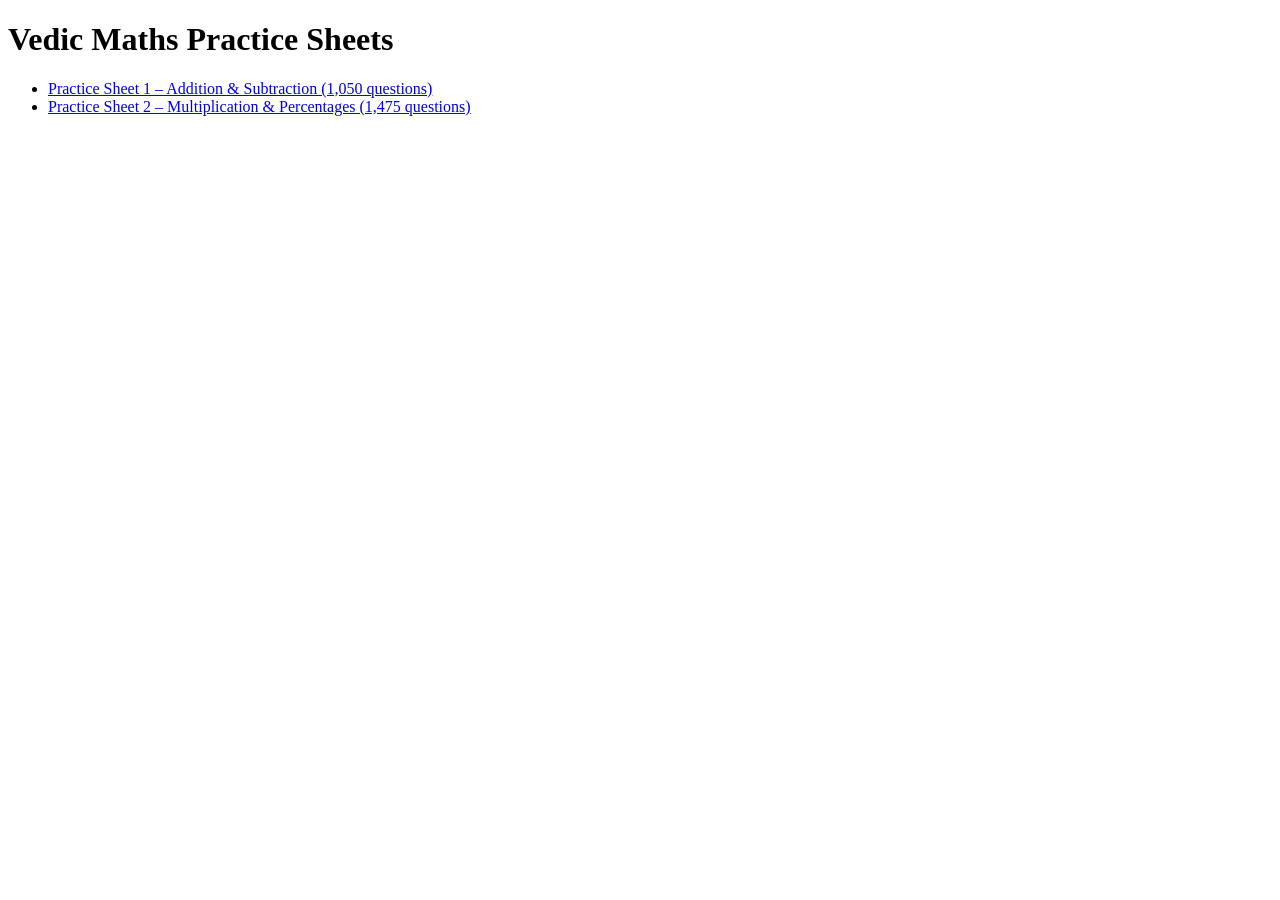
<file: index.html>
<!DOCTYPE html>
<html lang="en">
<head>
<meta charset="UTF-8">
<meta name="viewport" content="width=device-width, initial-scale=1.0">
<title>Vedic Maths Practice Sheets</title>
</head>
<body>
<h1>Vedic Maths Practice Sheets</h1>
<ul>
  <li><a href="vedic-maths-practice-sheet-1/index.html">Practice Sheet 1 – Addition &amp; Subtraction (1,050 questions)</a></li>
  <li><a href="vedic-maths-practice-sheet-2/index.html">Practice Sheet 2 – Multiplication &amp; Percentages (1,475 questions)</a></li>
</ul>
</body>
</html>
</file>
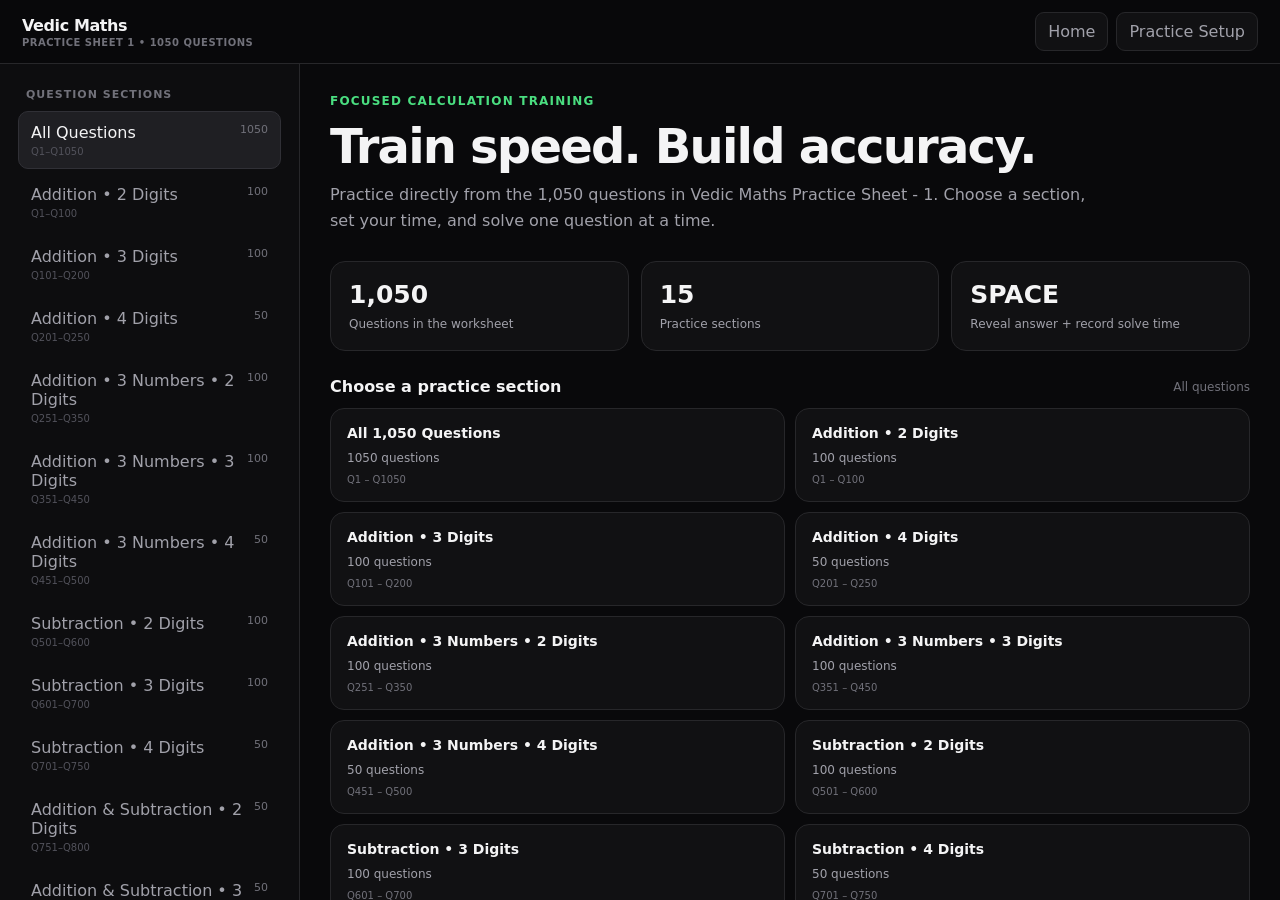
<file: vedic-maths-practice-sheet-1/index.html>
<!DOCTYPE html>
<html lang="en">
<head>
<meta charset="UTF-8">
<meta name="viewport" content="width=device-width, initial-scale=1.0">
<title>Vedic Maths • Practice Sheet 1</title>
<style>
:root{
  --bg:#09090b;--panel:#111113;--panel2:#18181b;--border:#27272a;
  --text:#f4f4f5;--muted:#a1a1aa;--dim:#71717a;--white:#fff;
  --green:#4ade80;--yellow:#facc15;--red:#f87171;
}
*{box-sizing:border-box}html,body{margin:0;width:100%;height:100%;font-family:Inter,system-ui,-apple-system,"Segoe UI",sans-serif;background:var(--bg);color:var(--text)}
body{overflow:hidden}button{font:inherit}.app{height:100vh;height:100dvh;display:flex;flex-direction:column}
.topbar{height:64px;display:flex;align-items:center;gap:18px;padding:0 22px;border-bottom:1px solid var(--border);background:rgba(9,9,11,.96);flex-shrink:0}
.brand{font-weight:800;letter-spacing:-.4px;white-space:nowrap}.brand small{display:block;font-size:10px;color:var(--dim);font-weight:600;letter-spacing:.5px;margin-top:2px}
.top-actions{margin-left:auto;display:flex;gap:8px}.icon-btn,.ghost-btn{border:1px solid var(--border);background:var(--panel);color:var(--muted);border-radius:9px;padding:9px 12px;cursor:pointer}
.icon-btn:hover,.ghost-btn:hover{color:var(--text);border-color:#3f3f46}.layout{flex:1;display:flex;min-height:0}
.sidebar{width:300px;border-right:1px solid var(--border);background:#0d0d0f;padding:18px;overflow:auto;flex-shrink:0}
.side-title{font-size:11px;text-transform:uppercase;letter-spacing:1px;color:var(--dim);font-weight:750;margin:6px 8px 10px}
.category{width:100%;text-align:left;border:1px solid transparent;background:transparent;color:var(--muted);padding:11px 12px;border-radius:10px;cursor:pointer;margin-bottom:4px}
.category:hover{background:var(--panel2);color:var(--text)}.category.active{background:#1f1f23;color:var(--text);border-color:#303036}
.category .row{display:flex;justify-content:space-between;gap:8px}.category .count{font-size:11px;color:var(--dim)}
.category .range{font-size:10px;color:#52525b;margin-top:4px}.main{flex:1;min-width:0;display:flex;flex-direction:column}
.dashboard{padding:30px;overflow:auto;height:100%}.hero{max-width:1100px;margin:0 auto}
.kicker{font-size:12px;color:var(--green);font-weight:800;letter-spacing:1.2px;text-transform:uppercase;margin-bottom:10px}
h1{font-size:clamp(30px,4vw,48px);letter-spacing:-1.8px;margin:0 0 8px}.subtitle{color:var(--muted);max-width:760px;line-height:1.6;margin-bottom:28px}
.cards{display:grid;grid-template-columns:repeat(3,1fr);gap:12px;margin-bottom:26px}.card{background:var(--panel);border:1px solid var(--border);border-radius:15px;padding:18px}
.card strong{font-size:25px;display:block;margin-bottom:4px}.card span{font-size:12px;color:var(--muted)}
.section-head{display:flex;justify-content:space-between;align-items:center;margin:24px 0 12px}.section-head h2{font-size:16px;margin:0}.section-head span{font-size:12px;color:var(--dim)}
.grid{display:grid;grid-template-columns:repeat(2,minmax(0,1fr));gap:10px}
.practice-card{background:var(--panel);border:1px solid var(--border);border-radius:14px;padding:16px;cursor:pointer;text-align:left;color:var(--text)}
.practice-card:hover{border-color:#52525b;transform:translateY(-1px)}.practice-card b{display:block;font-size:14px;margin-bottom:6px}
.practice-card span{font-size:12px;color:var(--muted)}.practice-card em{display:block;font-size:10px;color:var(--dim);font-style:normal;margin-top:8px}
.practice{display:none;height:100%;flex-direction:column}.practicebar{height:58px;border-bottom:1px solid var(--border);display:flex;align-items:center;padding:0 20px;gap:12px;flex-shrink:0}
.practicebar .meta{font-size:12px;color:var(--muted)}.progress{margin-left:auto;color:var(--muted);font-size:13px;font-variant-numeric:tabular-nums}
.timer{font-size:13px;font-weight:800;color:var(--yellow);min-width:54px;text-align:center}.focus{flex:1;display:flex;flex-direction:column;align-items:center;justify-content:center;padding:20px;text-align:center}
.mode-label{font-size:11px;text-transform:uppercase;letter-spacing:1.4px;color:var(--dim);font-weight:800;margin-bottom:28px}.question-no{font-size:12px;color:var(--dim);margin-bottom:18px}
.question{font-size:clamp(38px,7vw,86px);font-weight:750;letter-spacing:1px;line-height:1.2;max-width:1200px}
.result{display:none;margin-top:32px}.result .big{font-size:clamp(30px,5vw,54px);font-weight:850}.result .small{color:var(--muted);margin-top:8px}
.result.solved .big{color:var(--green)}.result.timeout .big{color:var(--red)}
.bottom{height:78px;border-top:1px solid var(--border);display:flex;align-items:center;justify-content:center;gap:10px;flex-shrink:0}
.primary{border:0;background:var(--white);color:#09090b;padding:12px 18px;border-radius:10px;font-weight:800;cursor:pointer}
.secondary{border:1px solid var(--border);background:var(--panel);color:var(--muted);padding:11px 15px;border-radius:10px;cursor:pointer}
.hint{position:absolute;bottom:94px;color:#52525b;font-size:11px}.key{border:1px solid #3f3f46;background:#18181b;padding:3px 7px;border-radius:5px;color:#71717a}
.setup-overlay{position:fixed;inset:0;background:rgba(0,0,0,.72);display:none;align-items:center;justify-content:center;padding:20px;z-index:10}
.setup-box{width:min(500px,100%);background:var(--panel);border:1px solid var(--border);border-radius:18px;padding:22px}.setup-box h2{margin:0 0 5px;font-size:20px}
.setup-box p{margin:0 0 20px;color:var(--muted);font-size:13px}.setting{margin:16px 0}.setting label{display:flex;justify-content:space-between;font-size:12px;color:var(--muted);margin-bottom:8px}
input[type=number],select{width:100%;background:var(--panel2);border:1px solid var(--border);color:var(--text);border-radius:9px;padding:11px}
.setup-actions{display:flex;gap:8px;margin-top:20px}.setup-actions button{flex:1}
.results-screen{display:none;height:100%;align-items:center;justify-content:center;padding:25px}.results-box{width:min(680px,100%);text-align:center}
.results-box h2{font-size:34px;margin:0 0 8px}.results-box p{color:var(--muted)}.stats{display:grid;grid-template-columns:repeat(4,1fr);gap:10px;margin:25px 0}
.stat{background:var(--panel);border:1px solid var(--border);border-radius:13px;padding:16px}.stat b{display:block;font-size:23px;margin-bottom:4px}.stat span{font-size:11px;color:var(--muted)}
@media(max-width:850px){.sidebar{width:230px}.cards{grid-template-columns:1fr 1fr}.grid{grid-template-columns:1fr}}
@media(max-width:650px){.sidebar{display:none}.topbar{padding:0 14px}.dashboard{padding:20px 15px}.cards{grid-template-columns:1fr}.practicebar{padding:0 12px}.practicebar .meta{display:none}.stats{grid-template-columns:repeat(2,1fr)}.bottom{height:70px}.hint{bottom:84px}}
/* Mobile practice redesign: swipe navigation */
@media(max-width:700px){
  body{overflow-x:hidden}
  .sidebar{display:none!important}
  .practice .focus{
    min-height:calc(100dvh - 110px)!important;
    padding:16px 12px!important;
    box-sizing:border-box;
    touch-action:pan-y;
  }
  .question-expression{
    font-size:clamp(2.25rem,11vw,4rem)!important;
    line-height:1.12!important;
    word-break:break-word;
  }
  .desktop-space-hint{display:none!important}
  .practice-controls{display:none!important}
  .practice .focus.swipe-left{animation:swipeLeft .18s ease}
  .practice .focus.swipe-right{animation:swipeRight .18s ease}
  @keyframes swipeLeft{from{transform:translateX(0);opacity:1}to{transform:translateX(-18px);opacity:.75}}
  @keyframes swipeRight{from{transform:translateX(0);opacity:1}to{transform:translateX(18px);opacity:.75}}
}



/* Mobile: use the existing SPACE — Solved control as the only action */
@media(max-width:700px){
  .practice .bottom{
    position:fixed;
    left:0;right:0;bottom:0;
    height:auto;
    z-index:100;
    padding:10px 12px calc(10px + env(safe-area-inset-bottom));
    background:rgba(9,9,11,.96);
    backdrop-filter:blur(12px);
    border-top:1px solid var(--border);
    box-sizing:border-box;
  }
  .practice .bottom #prevBtn,
  .practice .bottom #nextBtn{display:none!important}
  .practice .bottom #spaceBtn{
    display:block!important;
    width:100%;
    min-height:58px;
    margin:0;
    border-radius:14px;
    font-size:18px;
    font-weight:850;
    letter-spacing:.2px;
    touch-action:manipulation;
    -webkit-tap-highlight-color:transparent;
  }
  .practice .focus{padding-bottom:100px!important}
  .practice .hint{display:none!important}
}

</style>
</head>
<body>
<div class="app">
<header class="topbar">
  <div class="brand">Vedic Maths<small>PRACTICE SHEET 1 • 1050 QUESTIONS</small></div>
  <div class="top-actions">
    <button class="ghost-btn" id="homeBtn">Home</button>
    <button class="ghost-btn" id="settingsBtn">Practice Setup</button>
  </div>
</header>

<div class="layout">
<aside class="sidebar">
  <div class="side-title">Question Sections</div>
  <div id="categoryList"></div>
</aside>

<main class="main">
<section class="dashboard" id="dashboard">
  <div class="hero">
    <div class="kicker">Focused calculation training</div>
    <h1>Train speed. Build accuracy.</h1>
    <div class="subtitle">Practice directly from the 1,050 questions in Vedic Maths Practice Sheet - 1. Choose a section, set your time, and solve one question at a time.</div>
    <div class="cards">
      <div class="card"><strong>1,050</strong><span>Questions in the worksheet</span></div>
      <div class="card"><strong>15</strong><span>Practice sections</span></div>
      <div class="card"><strong>SPACE</strong><span>Reveal answer + record solve time</span></div>
    </div>
    <div class="section-head"><h2>Choose a practice section</h2><span id="selectedLabel">All questions</span></div>
    <div class="grid" id="practiceGrid"></div>
  </div>
</section>

<section class="practice" id="practice">
  <div class="practicebar">
    <button class="secondary" id="quitBtn">← Exit</button>
    <div class="meta" id="practiceMeta"></div>
    <div class="timer" id="timer">10.0</div>
    <div class="progress" id="progress">1 / 10</div>
  </div>
  <div class="focus">
    <div class="mode-label">Focus Mode</div>
    <div class="question-no" id="questionNo">Question 1</div>
    <div class="question" id="question"></div>
    <div class="result solved" id="solvedResult">
      <div class="big">✓ SOLVED</div>
      <div class="small" id="solvedTime"></div>
      <div class="small" id="solvedAnswer"></div>
    </div>
    <div class="result timeout" id="timeoutResult">
      <div class="big">TIME UP</div>
      <div class="small" id="timeoutAnswer"></div>
    </div>
    <div class="hint" id="hint">Press <span class="key">SPACE</span> when you have found the answer</div>
  </div>
  <div class="bottom">
    <button class="secondary" id="prevBtn">Previous</button>
    <button class="primary" id="spaceBtn">SPACE — Solved</button>
    <button class="secondary" id="nextBtn">Skip</button>
  </div>
</section>

<section class="results-screen" id="resultsScreen">
  <div class="results-box">
    <h2>Session complete</h2>
    <p id="resultsSubtitle"></p>
    <div class="stats">
      <div class="stat"><b id="statQuestions">0</b><span>Questions</span></div>
      <div class="stat"><b id="statSolved">0</b><span>Solved</span></div>
      <div class="stat"><b id="statTimeout">0</b><span>Time Up</span></div>
      <div class="stat"><b id="statAvg">—</b><span>Avg. solve time</span></div>
    </div>
    <button class="primary" id="againBtn">Practice Again</button>
    <button class="secondary" id="resultHomeBtn">Back Home</button>
  </div>
</section>
</main>
</div>
</div>

<div class="setup-overlay" id="setupOverlay">
  <div class="setup-box">
    <h2>Practice Setup</h2>
    <p id="setupDescription">Configure this practice session.</p>
    <div class="setting">
      <label><span>Questions in this session</span><span id="sessionCountLabel">20</span></label>
      <input type="number" id="sessionCount" min="1" max="1050" value="20">
    </div>
    <div class="setting">
      <label><span>Time per question (seconds)</span><span id="timeLabel">10</span></label>
      <input type="number" id="timeInput" min="1" max="300" step="0.5" value="10">
    </div>
    <div class="setting">
      <label><span>Question order</span></label>
      <select id="orderInput">
        <option value="sequential">Worksheet order</option>
        <option value="random">Random from selected section</option>
      </select>
    </div>
    <div class="setup-actions">
      <button class="secondary" id="cancelSetup">Cancel</button>
      <button class="primary" id="startBtn">Start Practice</button>
    </div>
  </div>
</div>
<script>

function calculateExpression(expression){
  const normalized = String(expression)
    .replace(/[−–—]/g, "-")
    .replace(/[×xX]/g, "*")
    .replace(/÷/g, "/")
    .replace(/\s+/g, "");

  if(!/^[0-9.+\-*/()]+$/.test(normalized)){
    throw new Error("Unsupported expression: " + expression);
  }

  const value = Function('"use strict"; return (' + normalized + ')')();
  if(!Number.isFinite(value)) throw new Error("Invalid arithmetic result");

  const rounded = Math.round((value + Number.EPSILON) * 1e12) / 1e12;
  return Object.is(rounded, -0) ? 0 : rounded;
}


const QUESTIONS = [{"id":1,"expression":"91 + 24","category":"add2"},{"id":2,"expression":"13 + 45","category":"add2"},{"id":3,"expression":"41 + 38","category":"add2"},{"id":4,"expression":"27 + 23","category":"add2"},{"id":5,"expression":"96 + 79","category":"add2"},{"id":6,"expression":"85 + 64","category":"add2"},{"id":7,"expression":"14 + 10","category":"add2"},{"id":8,"expression":"21 + 37","category":"add2"},{"id":9,"expression":"39 + 74","category":"add2"},{"id":10,"expression":"87 + 13","category":"add2"},{"id":11,"expression":"81 + 35","category":"add2"},{"id":12,"expression":"93 + 99","category":"add2"},{"id":13,"expression":"79 + 63","category":"add2"},{"id":14,"expression":"38 + 67","category":"add2"},{"id":15,"expression":"85 + 45","category":"add2"},{"id":16,"expression":"10 + 30","category":"add2"},{"id":17,"expression":"99 + 64","category":"add2"},{"id":18,"expression":"53 + 45","category":"add2"},{"id":19,"expression":"29 + 37","category":"add2"},{"id":20,"expression":"53 + 23","category":"add2"},{"id":21,"expression":"21 + 58","category":"add2"},{"id":22,"expression":"22 + 55","category":"add2"},{"id":23,"expression":"35 + 82","category":"add2"},{"id":24,"expression":"10 + 98","category":"add2"},{"id":25,"expression":"44 + 36","category":"add2"},{"id":26,"expression":"24 + 27","category":"add2"},{"id":27,"expression":"24 + 63","category":"add2"},{"id":28,"expression":"88 + 63","category":"add2"},{"id":29,"expression":"56 + 83","category":"add2"},{"id":30,"expression":"34 + 18","category":"add2"},{"id":31,"expression":"39 + 47","category":"add2"},{"id":32,"expression":"20 + 39","category":"add2"},{"id":33,"expression":"85 + 54","category":"add2"},{"id":34,"expression":"28 + 70","category":"add2"},{"id":35,"expression":"21 + 91","category":"add2"},{"id":36,"expression":"67 + 15","category":"add2"},{"id":37,"expression":"13 + 88","category":"add2"},{"id":38,"expression":"31 + 55","category":"add2"},{"id":39,"expression":"57 + 49","category":"add2"},{"id":40,"expression":"32 + 78","category":"add2"},{"id":41,"expression":"41 + 85","category":"add2"},{"id":42,"expression":"80 + 97","category":"add2"},{"id":43,"expression":"15 + 69","category":"add2"},{"id":44,"expression":"61 + 94","category":"add2"},{"id":45,"expression":"48 + 43","category":"add2"},{"id":46,"expression":"77 + 42","category":"add2"},{"id":47,"expression":"83 + 13","category":"add2"},{"id":48,"expression":"29 + 47","category":"add2"},{"id":49,"expression":"16 + 18","category":"add2"},{"id":50,"expression":"91 + 71","category":"add2"},{"id":51,"expression":"39 + 44","category":"add2"},{"id":52,"expression":"78 + 20","category":"add2"},{"id":53,"expression":"35 + 78","category":"add2"},{"id":54,"expression":"37 + 16","category":"add2"},{"id":55,"expression":"48 + 75","category":"add2"},{"id":56,"expression":"46 + 14","category":"add2"},{"id":57,"expression":"66 + 33","category":"add2"},{"id":58,"expression":"12 + 50","category":"add2"},{"id":59,"expression":"98 + 74","category":"add2"},{"id":60,"expression":"64 + 72","category":"add2"},{"id":61,"expression":"37 + 57","category":"add2"},{"id":62,"expression":"68 + 68","category":"add2"},{"id":63,"expression":"69 + 30","category":"add2"},{"id":64,"expression":"76 + 74","category":"add2"},{"id":65,"expression":"63 + 93","category":"add2"},{"id":66,"expression":"87 + 64","category":"add2"},{"id":67,"expression":"70 + 79","category":"add2"},{"id":68,"expression":"12 + 21","category":"add2"},{"id":69,"expression":"91 + 21","category":"add2"},{"id":70,"expression":"91 + 44","category":"add2"},{"id":71,"expression":"88 + 68","category":"add2"},{"id":72,"expression":"25 + 29","category":"add2"},{"id":73,"expression":"49 + 39","category":"add2"},{"id":74,"expression":"76 + 58","category":"add2"},{"id":75,"expression":"16 + 43","category":"add2"},{"id":76,"expression":"92 + 48","category":"add2"},{"id":77,"expression":"37 + 90","category":"add2"},{"id":78,"expression":"33 + 74","category":"add2"},{"id":79,"expression":"55 + 32","category":"add2"},{"id":80,"expression":"43 + 73","category":"add2"},{"id":81,"expression":"80 + 26","category":"add2"},{"id":82,"expression":"92 + 68","category":"add2"},{"id":83,"expression":"59 + 51","category":"add2"},{"id":84,"expression":"59 + 55","category":"add2"},{"id":85,"expression":"94 + 20","category":"add2"},{"id":86,"expression":"45 + 20","category":"add2"},{"id":87,"expression":"34 + 92","category":"add2"},{"id":88,"expression":"16 + 98","category":"add2"},{"id":89,"expression":"49 + 31","category":"add2"},{"id":90,"expression":"60 + 25","category":"add2"},{"id":91,"expression":"62 + 14","category":"add2"},{"id":92,"expression":"88 + 14","category":"add2"},{"id":93,"expression":"72 + 35","category":"add2"},{"id":94,"expression":"59 + 39","category":"add2"},{"id":95,"expression":"49 + 61","category":"add2"},{"id":96,"expression":"67 + 18","category":"add2"},{"id":97,"expression":"80 + 15","category":"add2"},{"id":98,"expression":"84 + 71","category":"add2"},{"id":99,"expression":"74 + 77","category":"add2"},{"id":100,"expression":"30 + 17","category":"add2"},{"id":101,"expression":"620 + 182","category":"add3"},{"id":102,"expression":"971 + 290","category":"add3"},{"id":103,"expression":"170 + 709","category":"add3"},{"id":104,"expression":"169 + 791","category":"add3"},{"id":105,"expression":"982 + 340","category":"add3"},{"id":106,"expression":"513 + 222","category":"add3"},{"id":107,"expression":"683 + 352","category":"add3"},{"id":108,"expression":"692 + 708","category":"add3"},{"id":109,"expression":"140 + 734","category":"add3"},{"id":110,"expression":"995 + 364","category":"add3"},{"id":111,"expression":"815 + 833","category":"add3"},{"id":112,"expression":"275 + 174","category":"add3"},{"id":113,"expression":"728 + 725","category":"add3"},{"id":114,"expression":"257 + 835","category":"add3"},{"id":115,"expression":"505 + 849","category":"add3"},{"id":116,"expression":"189 + 411","category":"add3"},{"id":117,"expression":"561 + 583","category":"add3"},{"id":118,"expression":"857 + 373","category":"add3"},{"id":119,"expression":"186 + 425","category":"add3"},{"id":120,"expression":"192 + 639","category":"add3"},{"id":121,"expression":"573 + 368","category":"add3"},{"id":122,"expression":"137 + 389","category":"add3"},{"id":123,"expression":"290 + 697","category":"add3"},{"id":124,"expression":"740 + 124","category":"add3"},{"id":125,"expression":"520 + 377","category":"add3"},{"id":126,"expression":"881 + 955","category":"add3"},{"id":127,"expression":"677 + 511","category":"add3"},{"id":128,"expression":"159 + 197","category":"add3"},{"id":129,"expression":"829 + 543","category":"add3"},{"id":130,"expression":"343 + 125","category":"add3"},{"id":131,"expression":"199 + 447","category":"add3"},{"id":132,"expression":"398 + 617","category":"add3"},{"id":133,"expression":"571 + 757","category":"add3"},{"id":134,"expression":"364 + 610","category":"add3"},{"id":135,"expression":"243 + 884","category":"add3"},{"id":136,"expression":"721 + 269","category":"add3"},{"id":137,"expression":"878 + 864","category":"add3"},{"id":138,"expression":"749 + 653","category":"add3"},{"id":139,"expression":"714 + 940","category":"add3"},{"id":140,"expression":"117 + 921","category":"add3"},{"id":141,"expression":"129 + 955","category":"add3"},{"id":142,"expression":"438 + 972","category":"add3"},{"id":143,"expression":"572 + 150","category":"add3"},{"id":144,"expression":"117 + 802","category":"add3"},{"id":145,"expression":"622 + 589","category":"add3"},{"id":146,"expression":"401 + 608","category":"add3"},{"id":147,"expression":"870 + 679","category":"add3"},{"id":148,"expression":"238 + 141","category":"add3"},{"id":149,"expression":"502 + 365","category":"add3"},{"id":150,"expression":"631 + 564","category":"add3"},{"id":151,"expression":"260 + 419","category":"add3"},{"id":152,"expression":"717 + 201","category":"add3"},{"id":153,"expression":"899 + 153","category":"add3"},{"id":154,"expression":"720 + 840","category":"add3"},{"id":155,"expression":"423 + 683","category":"add3"},{"id":156,"expression":"473 + 664","category":"add3"},{"id":157,"expression":"967 + 564","category":"add3"},{"id":158,"expression":"389 + 176","category":"add3"},{"id":159,"expression":"758 + 334","category":"add3"},{"id":160,"expression":"752 + 557","category":"add3"},{"id":161,"expression":"319 + 975","category":"add3"},{"id":162,"expression":"230 + 675","category":"add3"},{"id":163,"expression":"286 + 849","category":"add3"},{"id":164,"expression":"677 + 457","category":"add3"},{"id":165,"expression":"918 + 783","category":"add3"},{"id":166,"expression":"480 + 108","category":"add3"},{"id":167,"expression":"410 + 732","category":"add3"},{"id":168,"expression":"134 + 731","category":"add3"},{"id":169,"expression":"386 + 108","category":"add3"},{"id":170,"expression":"988 + 824","category":"add3"},{"id":171,"expression":"931 + 130","category":"add3"},{"id":172,"expression":"973 + 166","category":"add3"},{"id":173,"expression":"183 + 859","category":"add3"},{"id":174,"expression":"810 + 170","category":"add3"},{"id":175,"expression":"212 + 693","category":"add3"},{"id":176,"expression":"750 + 535","category":"add3"},{"id":177,"expression":"320 + 396","category":"add3"},{"id":178,"expression":"522 + 694","category":"add3"},{"id":179,"expression":"400 + 199","category":"add3"},{"id":180,"expression":"699 + 247","category":"add3"},{"id":181,"expression":"601 + 655","category":"add3"},{"id":182,"expression":"819 + 449","category":"add3"},{"id":183,"expression":"658 + 811","category":"add3"},{"id":184,"expression":"523 + 291","category":"add3"},{"id":185,"expression":"602 + 238","category":"add3"},{"id":186,"expression":"788 + 229","category":"add3"},{"id":187,"expression":"145 + 784","category":"add3"},{"id":188,"expression":"128 + 908","category":"add3"},{"id":189,"expression":"814 + 464","category":"add3"},{"id":190,"expression":"432 + 348","category":"add3"},{"id":191,"expression":"271 + 484","category":"add3"},{"id":192,"expression":"624 + 410","category":"add3"},{"id":193,"expression":"833 + 329","category":"add3"},{"id":194,"expression":"660 + 477","category":"add3"},{"id":195,"expression":"331 + 969","category":"add3"},{"id":196,"expression":"513 + 168","category":"add3"},{"id":197,"expression":"926 + 894","category":"add3"},{"id":198,"expression":"808 + 372","category":"add3"},{"id":199,"expression":"794 + 725","category":"add3"},{"id":200,"expression":"916 + 386","category":"add3"},{"id":201,"expression":"3897 + 9904","category":"add4"},{"id":202,"expression":"9328 + 3080","category":"add4"},{"id":203,"expression":"6453 + 8089","category":"add4"},{"id":204,"expression":"3564 + 5579","category":"add4"},{"id":205,"expression":"4884 + 8558","category":"add4"},{"id":206,"expression":"4107 + 3611","category":"add4"},{"id":207,"expression":"2845 + 3320","category":"add4"},{"id":208,"expression":"5878 + 8866","category":"add4"},{"id":209,"expression":"6169 + 8659","category":"add4"},{"id":210,"expression":"7201 + 8125","category":"add4"},{"id":211,"expression":"1132 + 6742","category":"add4"},{"id":212,"expression":"5588 + 5129","category":"add4"},{"id":213,"expression":"2829 + 6127","category":"add4"},{"id":214,"expression":"2658 + 1082","category":"add4"},{"id":215,"expression":"7629 + 1416","category":"add4"},{"id":216,"expression":"9652 + 5124","category":"add4"},{"id":217,"expression":"3833 + 6610","category":"add4"},{"id":218,"expression":"6711 + 7682","category":"add4"},{"id":219,"expression":"3840 + 6600","category":"add4"},{"id":220,"expression":"4695 + 5216","category":"add4"},{"id":221,"expression":"5314 + 5867","category":"add4"},{"id":222,"expression":"4330 + 9831","category":"add4"},{"id":223,"expression":"9957 + 4140","category":"add4"},{"id":224,"expression":"3629 + 2992","category":"add4"},{"id":225,"expression":"2403 + 5897","category":"add4"},{"id":226,"expression":"3351 + 7824","category":"add4"},{"id":227,"expression":"7725 + 4596","category":"add4"},{"id":228,"expression":"2660 + 2444","category":"add4"},{"id":229,"expression":"6928 + 9462","category":"add4"},{"id":230,"expression":"8802 + 3569","category":"add4"},{"id":231,"expression":"9510 + 7723","category":"add4"},{"id":232,"expression":"4950 + 8140","category":"add4"},{"id":233,"expression":"3623 + 7873","category":"add4"},{"id":234,"expression":"8757 + 2734","category":"add4"},{"id":235,"expression":"9615 + 9049","category":"add4"},{"id":236,"expression":"8531 + 6102","category":"add4"},{"id":237,"expression":"8170 + 6973","category":"add4"},{"id":238,"expression":"9372 + 7980","category":"add4"},{"id":239,"expression":"5559 + 1878","category":"add4"},{"id":240,"expression":"4414 + 5310","category":"add4"},{"id":241,"expression":"5298 + 1790","category":"add4"},{"id":242,"expression":"4633 + 6803","category":"add4"},{"id":243,"expression":"2291 + 2083","category":"add4"},{"id":244,"expression":"7298 + 7108","category":"add4"},{"id":245,"expression":"6915 + 9856","category":"add4"},{"id":246,"expression":"3450 + 8461","category":"add4"},{"id":247,"expression":"1053 + 8177","category":"add4"},{"id":248,"expression":"8399 + 1007","category":"add4"},{"id":249,"expression":"9554 + 1398","category":"add4"},{"id":250,"expression":"9325 + 7113","category":"add4"},{"id":251,"expression":"47 + 29 + 33","category":"add3_2"},{"id":252,"expression":"23 + 84 + 19","category":"add3_2"},{"id":253,"expression":"77 + 50 + 80","category":"add3_2"},{"id":254,"expression":"71 + 60 + 75","category":"add3_2"},{"id":255,"expression":"69 + 11 + 56","category":"add3_2"},{"id":256,"expression":"84 + 40 + 80","category":"add3_2"},{"id":257,"expression":"77 + 44 + 66","category":"add3_2"},{"id":258,"expression":"67 + 81 + 47","category":"add3_2"},{"id":259,"expression":"44 + 23 + 98","category":"add3_2"},{"id":260,"expression":"54 + 47 + 40","category":"add3_2"},{"id":261,"expression":"39 + 56 + 90","category":"add3_2"},{"id":262,"expression":"81 + 25 + 79","category":"add3_2"},{"id":263,"expression":"60 + 12 + 68","category":"add3_2"},{"id":264,"expression":"49 + 52 + 16","category":"add3_2"},{"id":265,"expression":"61 + 60 + 16","category":"add3_2"},{"id":266,"expression":"18 + 99 + 45","category":"add3_2"},{"id":267,"expression":"27 + 12 + 75","category":"add3_2"},{"id":268,"expression":"61 + 75 + 22","category":"add3_2"},{"id":269,"expression":"80 + 54 + 35","category":"add3_2"},{"id":270,"expression":"50 + 16 + 83","category":"add3_2"},{"id":271,"expression":"52 + 25 + 87","category":"add3_2"},{"id":272,"expression":"25 + 16 + 56","category":"add3_2"},{"id":273,"expression":"16 + 74 + 72","category":"add3_2"},{"id":274,"expression":"20 + 32 + 62","category":"add3_2"},{"id":275,"expression":"79 + 80 + 19","category":"add3_2"},{"id":276,"expression":"40 + 71 + 95","category":"add3_2"},{"id":277,"expression":"78 + 16 + 44","category":"add3_2"},{"id":278,"expression":"23 + 52 + 92","category":"add3_2"},{"id":279,"expression":"42 + 82 + 17","category":"add3_2"},{"id":280,"expression":"78 + 87 + 20","category":"add3_2"},{"id":281,"expression":"26 + 57 + 25","category":"add3_2"},{"id":282,"expression":"51 + 46 + 25","category":"add3_2"},{"id":283,"expression":"22 + 87 + 56","category":"add3_2"},{"id":284,"expression":"44 + 26 + 40","category":"add3_2"},{"id":285,"expression":"29 + 99 + 73","category":"add3_2"},{"id":286,"expression":"94 + 57 + 74","category":"add3_2"},{"id":287,"expression":"98 + 37 + 63","category":"add3_2"},{"id":288,"expression":"41 + 73 + 40","category":"add3_2"},{"id":289,"expression":"74 + 88 + 53","category":"add3_2"},{"id":290,"expression":"15 + 54 + 84","category":"add3_2"},{"id":291,"expression":"59 + 69 + 31","category":"add3_2"},{"id":292,"expression":"20 + 64 + 66","category":"add3_2"},{"id":293,"expression":"63 + 89 + 72","category":"add3_2"},{"id":294,"expression":"58 + 58 + 70","category":"add3_2"},{"id":295,"expression":"97 + 12 + 89","category":"add3_2"},{"id":296,"expression":"87 + 83 + 28","category":"add3_2"},{"id":297,"expression":"47 + 66 + 52","category":"add3_2"},{"id":298,"expression":"93 + 59 + 22","category":"add3_2"},{"id":299,"expression":"82 + 15 + 87","category":"add3_2"},{"id":300,"expression":"46 + 63 + 48","category":"add3_2"},{"id":301,"expression":"24 + 12 + 62","category":"add3_2"},{"id":302,"expression":"83 + 97 + 77","category":"add3_2"},{"id":303,"expression":"25 + 92 + 54","category":"add3_2"},{"id":304,"expression":"18 + 14 + 98","category":"add3_2"},{"id":305,"expression":"17 + 83 + 66","category":"add3_2"},{"id":306,"expression":"25 + 71 + 53","category":"add3_2"},{"id":307,"expression":"63 + 16 + 31","category":"add3_2"},{"id":308,"expression":"97 + 33 + 97","category":"add3_2"},{"id":309,"expression":"45 + 40 + 34","category":"add3_2"},{"id":310,"expression":"12 + 42 + 84","category":"add3_2"},{"id":311,"expression":"42 + 64 + 79","category":"add3_2"},{"id":312,"expression":"70 + 79 + 55","category":"add3_2"},{"id":313,"expression":"29 + 69 + 60","category":"add3_2"},{"id":314,"expression":"82 + 27 + 47","category":"add3_2"},{"id":315,"expression":"59 + 88 + 77","category":"add3_2"},{"id":316,"expression":"43 + 24 + 20","category":"add3_2"},{"id":317,"expression":"37 + 90 + 65","category":"add3_2"},{"id":318,"expression":"97 + 40 + 88","category":"add3_2"},{"id":319,"expression":"99 + 57 + 65","category":"add3_2"},{"id":320,"expression":"58 + 39 + 16","category":"add3_2"},{"id":321,"expression":"86 + 11 + 97","category":"add3_2"},{"id":322,"expression":"62 + 39 + 17","category":"add3_2"},{"id":323,"expression":"55 + 33 + 33","category":"add3_2"},{"id":324,"expression":"13 + 30 + 68","category":"add3_2"},{"id":325,"expression":"98 + 76 + 71","category":"add3_2"},{"id":326,"expression":"43 + 54 + 56","category":"add3_2"},{"id":327,"expression":"92 + 94 + 64","category":"add3_2"},{"id":328,"expression":"67 + 23 + 22","category":"add3_2"},{"id":329,"expression":"45 + 70 + 44","category":"add3_2"},{"id":330,"expression":"24 + 62 + 52","category":"add3_2"},{"id":331,"expression":"72 + 58 + 72","category":"add3_2"},{"id":332,"expression":"22 + 18 + 55","category":"add3_2"},{"id":333,"expression":"77 + 35 + 44","category":"add3_2"},{"id":334,"expression":"93 + 74 + 34","category":"add3_2"},{"id":335,"expression":"69 + 18 + 44","category":"add3_2"},{"id":336,"expression":"75 + 74 + 72","category":"add3_2"},{"id":337,"expression":"23 + 11 + 99","category":"add3_2"},{"id":338,"expression":"42 + 65 + 17","category":"add3_2"},{"id":339,"expression":"77 + 82 + 61","category":"add3_2"},{"id":340,"expression":"72 + 68 + 43","category":"add3_2"},{"id":341,"expression":"98 + 50 + 70","category":"add3_2"},{"id":342,"expression":"73 + 40 + 12","category":"add3_2"},{"id":343,"expression":"65 + 56 + 14","category":"add3_2"},{"id":344,"expression":"98 + 54 + 90","category":"add3_2"},{"id":345,"expression":"49 + 32 + 24","category":"add3_2"},{"id":346,"expression":"88 + 80 + 17","category":"add3_2"},{"id":347,"expression":"35 + 13 + 90","category":"add3_2"},{"id":348,"expression":"67 + 31 + 48","category":"add3_2"},{"id":349,"expression":"71 + 52 + 54","category":"add3_2"},{"id":350,"expression":"64 + 33 + 77","category":"add3_2"},{"id":351,"expression":"728 + 159 + 298","category":"add3_3"},{"id":352,"expression":"407 + 667 + 447","category":"add3_3"},{"id":353,"expression":"578 + 585 + 292","category":"add3_3"},{"id":354,"expression":"559 + 812 + 476","category":"add3_3"},{"id":355,"expression":"214 + 614 + 843","category":"add3_3"},{"id":356,"expression":"451 + 780 + 232","category":"add3_3"},{"id":357,"expression":"602 + 847 + 545","category":"add3_3"},{"id":358,"expression":"326 + 276 + 974","category":"add3_3"},{"id":359,"expression":"767 + 797 + 949","category":"add3_3"},{"id":360,"expression":"486 + 744 + 872","category":"add3_3"},{"id":361,"expression":"364 + 908 + 864","category":"add3_3"},{"id":362,"expression":"498 + 476 + 747","category":"add3_3"},{"id":363,"expression":"539 + 289 + 562","category":"add3_3"},{"id":364,"expression":"986 + 465 + 402","category":"add3_3"},{"id":365,"expression":"989 + 877 + 623","category":"add3_3"},{"id":366,"expression":"923 + 910 + 949","category":"add3_3"},{"id":367,"expression":"563 + 416 + 141","category":"add3_3"},{"id":368,"expression":"670 + 699 + 988","category":"add3_3"},{"id":369,"expression":"229 + 594 + 713","category":"add3_3"},{"id":370,"expression":"436 + 470 + 792","category":"add3_3"},{"id":371,"expression":"242 + 767 + 857","category":"add3_3"},{"id":372,"expression":"107 + 838 + 690","category":"add3_3"},{"id":373,"expression":"201 + 970 + 743","category":"add3_3"},{"id":374,"expression":"382 + 563 + 154","category":"add3_3"},{"id":375,"expression":"363 + 852 + 860","category":"add3_3"},{"id":376,"expression":"817 + 246 + 326","category":"add3_3"},{"id":377,"expression":"417 + 686 + 688","category":"add3_3"},{"id":378,"expression":"629 + 270 + 421","category":"add3_3"},{"id":379,"expression":"144 + 316 + 261","category":"add3_3"},{"id":380,"expression":"841 + 205 + 618","category":"add3_3"},{"id":381,"expression":"457 + 591 + 204","category":"add3_3"},{"id":382,"expression":"703 + 800 + 446","category":"add3_3"},{"id":383,"expression":"875 + 230 + 840","category":"add3_3"},{"id":384,"expression":"872 + 462 + 585","category":"add3_3"},{"id":385,"expression":"217 + 806 + 651","category":"add3_3"},{"id":386,"expression":"193 + 644 + 211","category":"add3_3"},{"id":387,"expression":"464 + 780 + 940","category":"add3_3"},{"id":388,"expression":"730 + 839 + 435","category":"add3_3"},{"id":389,"expression":"669 + 703 + 698","category":"add3_3"},{"id":390,"expression":"467 + 711 + 830","category":"add3_3"},{"id":391,"expression":"891 + 605 + 700","category":"add3_3"},{"id":392,"expression":"365 + 458 + 763","category":"add3_3"},{"id":393,"expression":"694 + 882 + 792","category":"add3_3"},{"id":394,"expression":"174 + 779 + 314","category":"add3_3"},{"id":395,"expression":"478 + 989 + 807","category":"add3_3"},{"id":396,"expression":"411 + 592 + 704","category":"add3_3"},{"id":397,"expression":"915 + 940 + 433","category":"add3_3"},{"id":398,"expression":"710 + 764 + 590","category":"add3_3"},{"id":399,"expression":"403 + 317 + 401","category":"add3_3"},{"id":400,"expression":"554 + 620 + 413","category":"add3_3"},{"id":401,"expression":"276 + 771 + 731","category":"add3_3"},{"id":402,"expression":"253 + 566 + 897","category":"add3_3"},{"id":403,"expression":"724 + 880 + 179","category":"add3_3"},{"id":404,"expression":"935 + 940 + 571","category":"add3_3"},{"id":405,"expression":"422 + 733 + 112","category":"add3_3"},{"id":406,"expression":"770 + 229 + 363","category":"add3_3"},{"id":407,"expression":"652 + 992 + 331","category":"add3_3"},{"id":408,"expression":"342 + 225 + 711","category":"add3_3"},{"id":409,"expression":"710 + 467 + 451","category":"add3_3"},{"id":410,"expression":"573 + 978 + 430","category":"add3_3"},{"id":411,"expression":"837 + 372 + 213","category":"add3_3"},{"id":412,"expression":"572 + 912 + 779","category":"add3_3"},{"id":413,"expression":"154 + 773 + 948","category":"add3_3"},{"id":414,"expression":"476 + 604 + 542","category":"add3_3"},{"id":415,"expression":"451 + 803 + 435","category":"add3_3"},{"id":416,"expression":"226 + 751 + 398","category":"add3_3"},{"id":417,"expression":"879 + 571 + 296","category":"add3_3"},{"id":418,"expression":"844 + 752 + 335","category":"add3_3"},{"id":419,"expression":"650 + 967 + 685","category":"add3_3"},{"id":420,"expression":"644 + 350 + 468","category":"add3_3"},{"id":421,"expression":"110 + 853 + 827","category":"add3_3"},{"id":422,"expression":"380 + 800 + 252","category":"add3_3"},{"id":423,"expression":"851 + 548 + 500","category":"add3_3"},{"id":424,"expression":"269 + 814 + 737","category":"add3_3"},{"id":425,"expression":"642 + 399 + 794","category":"add3_3"},{"id":426,"expression":"409 + 902 + 119","category":"add3_3"},{"id":427,"expression":"695 + 749 + 996","category":"add3_3"},{"id":428,"expression":"780 + 581 + 684","category":"add3_3"},{"id":429,"expression":"938 + 394 + 688","category":"add3_3"},{"id":430,"expression":"298 + 739 + 244","category":"add3_3"},{"id":431,"expression":"224 + 345 + 932","category":"add3_3"},{"id":432,"expression":"841 + 886 + 258","category":"add3_3"},{"id":433,"expression":"730 + 629 + 320","category":"add3_3"},{"id":434,"expression":"502 + 439 + 148","category":"add3_3"},{"id":435,"expression":"562 + 124 + 183","category":"add3_3"},{"id":436,"expression":"656 + 563 + 614","category":"add3_3"},{"id":437,"expression":"823 + 854 + 508","category":"add3_3"},{"id":438,"expression":"368 + 868 + 702","category":"add3_3"},{"id":439,"expression":"641 + 718 + 427","category":"add3_3"},{"id":440,"expression":"973 + 667 + 585","category":"add3_3"},{"id":441,"expression":"424 + 734 + 686","category":"add3_3"},{"id":442,"expression":"315 + 943 + 486","category":"add3_3"},{"id":443,"expression":"701 + 116 + 605","category":"add3_3"},{"id":444,"expression":"874 + 508 + 394","category":"add3_3"},{"id":445,"expression":"909 + 632 + 398","category":"add3_3"},{"id":446,"expression":"429 + 944 + 372","category":"add3_3"},{"id":447,"expression":"830 + 563 + 433","category":"add3_3"},{"id":448,"expression":"395 + 560 + 354","category":"add3_3"},{"id":449,"expression":"903 + 613 + 603","category":"add3_3"},{"id":450,"expression":"902 + 750 + 566","category":"add3_3"},{"id":451,"expression":"4497 + 1212 + 9004","category":"add3_4"},{"id":452,"expression":"7375 + 7075 + 6622","category":"add3_4"},{"id":453,"expression":"7121 + 5816 + 7162","category":"add3_4"},{"id":454,"expression":"9250 + 9753 + 6155","category":"add3_4"},{"id":455,"expression":"7321 + 5332 + 1657","category":"add3_4"},{"id":456,"expression":"1229 + 9251 + 2701","category":"add3_4"},{"id":457,"expression":"8211 + 1096 + 3174","category":"add3_4"},{"id":458,"expression":"5172 + 3191 + 7617","category":"add3_4"},{"id":459,"expression":"7610 + 7639 + 1444","category":"add3_4"},{"id":460,"expression":"5311 + 5783 + 3607","category":"add3_4"},{"id":461,"expression":"8709 + 3759 + 5551","category":"add3_4"},{"id":462,"expression":"8046 + 6431 + 2380","category":"add3_4"},{"id":463,"expression":"6909 + 7370 + 4197","category":"add3_4"},{"id":464,"expression":"7723 + 4751 + 7778","category":"add3_4"},{"id":465,"expression":"7150 + 3771 + 9587","category":"add3_4"},{"id":466,"expression":"7577 + 5916 + 8168","category":"add3_4"},{"id":467,"expression":"6477 + 4077 + 6355","category":"add3_4"},{"id":468,"expression":"9887 + 8444 + 4140","category":"add3_4"},{"id":469,"expression":"5056 + 4126 + 7920","category":"add3_4"},{"id":470,"expression":"8146 + 6781 + 3931","category":"add3_4"},{"id":471,"expression":"7311 + 4369 + 4135","category":"add3_4"},{"id":472,"expression":"7879 + 9625 + 2729","category":"add3_4"},{"id":473,"expression":"2914 + 5693 + 3175","category":"add3_4"},{"id":474,"expression":"6764 + 4204 + 4707","category":"add3_4"},{"id":475,"expression":"3296 + 9054 + 9501","category":"add3_4"},{"id":476,"expression":"1606 + 4118 + 3868","category":"add3_4"},{"id":477,"expression":"1296 + 9264 + 4327","category":"add3_4"},{"id":478,"expression":"9803 + 1093 + 3825","category":"add3_4"},{"id":479,"expression":"2102 + 6442 + 3370","category":"add3_4"},{"id":480,"expression":"2065 + 7070 + 6067","category":"add3_4"},{"id":481,"expression":"5172 + 2326 + 6668","category":"add3_4"},{"id":482,"expression":"4660 + 3835 + 2480","category":"add3_4"},{"id":483,"expression":"2273 + 5463 + 3014","category":"add3_4"},{"id":484,"expression":"4970 + 5800 + 2811","category":"add3_4"},{"id":485,"expression":"3096 + 6434 + 8487","category":"add3_4"},{"id":486,"expression":"2571 + 7689 + 9717","category":"add3_4"},{"id":487,"expression":"4540 + 9619 + 1523","category":"add3_4"},{"id":488,"expression":"1602 + 9781 + 2938","category":"add3_4"},{"id":489,"expression":"7870 + 4114 + 3190","category":"add3_4"},{"id":490,"expression":"1728 + 3082 + 8342","category":"add3_4"},{"id":491,"expression":"3723 + 6101 + 5702","category":"add3_4"},{"id":492,"expression":"1687 + 3873 + 1076","category":"add3_4"},{"id":493,"expression":"1453 + 7093 + 9977","category":"add3_4"},{"id":494,"expression":"4234 + 2820 + 6130","category":"add3_4"},{"id":495,"expression":"9034 + 9097 + 8931","category":"add3_4"},{"id":496,"expression":"3195 + 7577 + 4011","category":"add3_4"},{"id":497,"expression":"7393 + 7786 + 9112","category":"add3_4"},{"id":498,"expression":"9604 + 3282 + 4580","category":"add3_4"},{"id":499,"expression":"3704 + 2300 + 7407","category":"add3_4"},{"id":500,"expression":"8415 + 9121 + 6150","category":"add3_4"},{"id":501,"expression":"83 − 24","category":"sub2"},{"id":502,"expression":"63 − 32","category":"sub2"},{"id":503,"expression":"55 − 39","category":"sub2"},{"id":504,"expression":"86 − 64","category":"sub2"},{"id":505,"expression":"81 − 10","category":"sub2"},{"id":506,"expression":"65 − 49","category":"sub2"},{"id":507,"expression":"63 − 56","category":"sub2"},{"id":508,"expression":"77 − 59","category":"sub2"},{"id":509,"expression":"46 − 42","category":"sub2"},{"id":510,"expression":"71 − 58","category":"sub2"},{"id":511,"expression":"94 − 58","category":"sub2"},{"id":512,"expression":"89 − 69","category":"sub2"},{"id":513,"expression":"55 − 14","category":"sub2"},{"id":514,"expression":"70 − 36","category":"sub2"},{"id":515,"expression":"36 − 29","category":"sub2"},{"id":516,"expression":"31 − 30","category":"sub2"},{"id":517,"expression":"66 − 39","category":"sub2"},{"id":518,"expression":"76 − 66","category":"sub2"},{"id":519,"expression":"81 − 46","category":"sub2"},{"id":520,"expression":"72 − 41","category":"sub2"},{"id":521,"expression":"53 − 45","category":"sub2"},{"id":522,"expression":"80 − 53","category":"sub2"},{"id":523,"expression":"45 − 10","category":"sub2"},{"id":524,"expression":"68 − 63","category":"sub2"},{"id":525,"expression":"49 − 37","category":"sub2"},{"id":526,"expression":"93 − 71","category":"sub2"},{"id":527,"expression":"54 − 26","category":"sub2"},{"id":528,"expression":"91 − 54","category":"sub2"},{"id":529,"expression":"85 − 71","category":"sub2"},{"id":530,"expression":"47 − 34","category":"sub2"},{"id":531,"expression":"62 − 29","category":"sub2"},{"id":532,"expression":"96 − 61","category":"sub2"},{"id":533,"expression":"98 − 86","category":"sub2"},{"id":534,"expression":"85 − 63","category":"sub2"},{"id":535,"expression":"54 − 51","category":"sub2"},{"id":536,"expression":"88 − 77","category":"sub2"},{"id":537,"expression":"87 − 78","category":"sub2"},{"id":538,"expression":"58 − 39","category":"sub2"},{"id":539,"expression":"52 − 15","category":"sub2"},{"id":540,"expression":"30 − 10","category":"sub2"},{"id":541,"expression":"69 − 53","category":"sub2"},{"id":542,"expression":"64 − 61","category":"sub2"},{"id":543,"expression":"65 − 25","category":"sub2"},{"id":544,"expression":"63 − 38","category":"sub2"},{"id":545,"expression":"99 − 10","category":"sub2"},{"id":546,"expression":"54 − 24","category":"sub2"},{"id":547,"expression":"89 − 43","category":"sub2"},{"id":548,"expression":"63 − 47","category":"sub2"},{"id":549,"expression":"96 − 46","category":"sub2"},{"id":550,"expression":"98 − 50","category":"sub2"},{"id":551,"expression":"65 − 58","category":"sub2"},{"id":552,"expression":"71 − 65","category":"sub2"},{"id":553,"expression":"97 − 60","category":"sub2"},{"id":554,"expression":"72 − 44","category":"sub2"},{"id":555,"expression":"37 − 18","category":"sub2"},{"id":556,"expression":"81 − 18","category":"sub2"},{"id":557,"expression":"96 − 53","category":"sub2"},{"id":558,"expression":"88 − 46","category":"sub2"},{"id":559,"expression":"84 − 35","category":"sub2"},{"id":560,"expression":"37 − 31","category":"sub2"},{"id":561,"expression":"62 − 41","category":"sub2"},{"id":562,"expression":"77 − 48","category":"sub2"},{"id":563,"expression":"93 − 65","category":"sub2"},{"id":564,"expression":"85 − 67","category":"sub2"},{"id":565,"expression":"67 − 38","category":"sub2"},{"id":566,"expression":"91 − 74","category":"sub2"},{"id":567,"expression":"40 − 39","category":"sub2"},{"id":568,"expression":"53 − 50","category":"sub2"},{"id":569,"expression":"64 − 51","category":"sub2"},{"id":570,"expression":"72 − 70","category":"sub2"},{"id":571,"expression":"93 − 51","category":"sub2"},{"id":572,"expression":"93 − 52","category":"sub2"},{"id":573,"expression":"74 − 30","category":"sub2"},{"id":574,"expression":"99 − 58","category":"sub2"},{"id":575,"expression":"97 − 78","category":"sub2"},{"id":576,"expression":"95 − 93","category":"sub2"},{"id":577,"expression":"58 − 51","category":"sub2"},{"id":578,"expression":"85 − 72","category":"sub2"},{"id":579,"expression":"76 − 69","category":"sub2"},{"id":580,"expression":"92 − 78","category":"sub2"},{"id":581,"expression":"99 − 65","category":"sub2"},{"id":582,"expression":"83 − 79","category":"sub2"},{"id":583,"expression":"56 − 50","category":"sub2"},{"id":584,"expression":"91 − 57","category":"sub2"},{"id":585,"expression":"93 − 75","category":"sub2"},{"id":586,"expression":"88 − 59","category":"sub2"},{"id":587,"expression":"79 − 42","category":"sub2"},{"id":588,"expression":"84 − 73","category":"sub2"},{"id":589,"expression":"76 − 28","category":"sub2"},{"id":590,"expression":"82 − 32","category":"sub2"},{"id":591,"expression":"70 − 49","category":"sub2"},{"id":592,"expression":"97 − 70","category":"sub2"},{"id":593,"expression":"96 − 68","category":"sub2"},{"id":594,"expression":"70 − 45","category":"sub2"},{"id":595,"expression":"73 − 45","category":"sub2"},{"id":596,"expression":"96 − 87","category":"sub2"},{"id":597,"expression":"99 − 68","category":"sub2"},{"id":598,"expression":"99 − 90","category":"sub2"},{"id":599,"expression":"93 − 90","category":"sub2"},{"id":600,"expression":"73 − 63","category":"sub2"},{"id":601,"expression":"913 − 407","category":"sub3"},{"id":602,"expression":"707 − 289","category":"sub3"},{"id":603,"expression":"957 − 801","category":"sub3"},{"id":604,"expression":"762 − 731","category":"sub3"},{"id":605,"expression":"561 − 506","category":"sub3"},{"id":606,"expression":"972 − 318","category":"sub3"},{"id":607,"expression":"650 − 472","category":"sub3"},{"id":608,"expression":"629 − 610","category":"sub3"},{"id":609,"expression":"989 − 189","category":"sub3"},{"id":610,"expression":"907 − 827","category":"sub3"},{"id":611,"expression":"910 − 208","category":"sub3"},{"id":612,"expression":"757 − 736","category":"sub3"},{"id":613,"expression":"530 − 364","category":"sub3"},{"id":614,"expression":"899 − 726","category":"sub3"},{"id":615,"expression":"822 − 611","category":"sub3"},{"id":616,"expression":"807 − 476","category":"sub3"},{"id":617,"expression":"707 − 229","category":"sub3"},{"id":618,"expression":"923 − 222","category":"sub3"},{"id":619,"expression":"946 − 425","category":"sub3"},{"id":620,"expression":"765 − 330","category":"sub3"},{"id":621,"expression":"860 − 297","category":"sub3"},{"id":622,"expression":"962 − 129","category":"sub3"},{"id":623,"expression":"913 − 723","category":"sub3"},{"id":624,"expression":"796 − 174","category":"sub3"},{"id":625,"expression":"891 − 805","category":"sub3"},{"id":626,"expression":"889 − 480","category":"sub3"},{"id":627,"expression":"782 − 334","category":"sub3"},{"id":628,"expression":"937 − 116","category":"sub3"},{"id":629,"expression":"832 − 226","category":"sub3"},{"id":630,"expression":"966 − 325","category":"sub3"},{"id":631,"expression":"876 − 202","category":"sub3"},{"id":632,"expression":"696 − 452","category":"sub3"},{"id":633,"expression":"991 − 867","category":"sub3"},{"id":634,"expression":"987 − 245","category":"sub3"},{"id":635,"expression":"907 − 726","category":"sub3"},{"id":636,"expression":"943 − 508","category":"sub3"},{"id":637,"expression":"956 − 248","category":"sub3"},{"id":638,"expression":"905 − 107","category":"sub3"},{"id":639,"expression":"961 − 263","category":"sub3"},{"id":640,"expression":"651 − 606","category":"sub3"},{"id":641,"expression":"884 − 658","category":"sub3"},{"id":642,"expression":"987 − 206","category":"sub3"},{"id":643,"expression":"877 − 265","category":"sub3"},{"id":644,"expression":"992 − 806","category":"sub3"},{"id":645,"expression":"941 − 699","category":"sub3"},{"id":646,"expression":"953 − 302","category":"sub3"},{"id":647,"expression":"814 − 574","category":"sub3"},{"id":648,"expression":"958 − 692","category":"sub3"},{"id":649,"expression":"966 − 410","category":"sub3"},{"id":650,"expression":"954 − 405","category":"sub3"},{"id":651,"expression":"972 − 573","category":"sub3"},{"id":652,"expression":"999 − 624","category":"sub3"},{"id":653,"expression":"973 − 723","category":"sub3"},{"id":654,"expression":"875 − 564","category":"sub3"},{"id":655,"expression":"799 − 351","category":"sub3"},{"id":656,"expression":"931 − 779","category":"sub3"},{"id":657,"expression":"745 − 698","category":"sub3"},{"id":658,"expression":"913 − 165","category":"sub3"},{"id":659,"expression":"980 − 446","category":"sub3"},{"id":660,"expression":"917 − 119","category":"sub3"},{"id":661,"expression":"995 − 444","category":"sub3"},{"id":662,"expression":"991 − 477","category":"sub3"},{"id":663,"expression":"763 − 306","category":"sub3"},{"id":664,"expression":"842 − 751","category":"sub3"},{"id":665,"expression":"965 − 494","category":"sub3"},{"id":666,"expression":"897 − 275","category":"sub3"},{"id":667,"expression":"917 − 422","category":"sub3"},{"id":668,"expression":"990 − 277","category":"sub3"},{"id":669,"expression":"938 − 516","category":"sub3"},{"id":670,"expression":"906 − 597","category":"sub3"},{"id":671,"expression":"951 − 734","category":"sub3"},{"id":672,"expression":"939 − 801","category":"sub3"},{"id":673,"expression":"871 − 237","category":"sub3"},{"id":674,"expression":"925 − 171","category":"sub3"},{"id":675,"expression":"987 − 604","category":"sub3"},{"id":676,"expression":"784 − 365","category":"sub3"},{"id":677,"expression":"999 − 177","category":"sub3"},{"id":678,"expression":"917 − 519","category":"sub3"},{"id":679,"expression":"983 − 738","category":"sub3"},{"id":680,"expression":"954 − 407","category":"sub3"},{"id":681,"expression":"995 − 427","category":"sub3"},{"id":682,"expression":"925 − 101","category":"sub3"},{"id":683,"expression":"743 − 356","category":"sub3"},{"id":684,"expression":"951 − 312","category":"sub3"},{"id":685,"expression":"995 − 563","category":"sub3"},{"id":686,"expression":"990 − 711","category":"sub3"},{"id":687,"expression":"883 − 600","category":"sub3"},{"id":688,"expression":"907 − 532","category":"sub3"},{"id":689,"expression":"987 − 817","category":"sub3"},{"id":690,"expression":"983 − 794","category":"sub3"},{"id":691,"expression":"920 − 432","category":"sub3"},{"id":692,"expression":"915 − 611","category":"sub3"},{"id":693,"expression":"870 − 215","category":"sub3"},{"id":694,"expression":"974 − 220","category":"sub3"},{"id":695,"expression":"925 − 434","category":"sub3"},{"id":696,"expression":"957 − 750","category":"sub3"},{"id":697,"expression":"997 − 826","category":"sub3"},{"id":698,"expression":"981 − 723","category":"sub3"},{"id":699,"expression":"988 − 655","category":"sub3"},{"id":700,"expression":"996 − 756","category":"sub3"},{"id":701,"expression":"9313 − 3434","category":"sub4"},{"id":702,"expression":"8902 − 5809","category":"sub4"},{"id":703,"expression":"9075 − 2053","category":"sub4"},{"id":704,"expression":"9981 − 7006","category":"sub4"},{"id":705,"expression":"9908 − 4928","category":"sub4"},{"id":706,"expression":"8190 − 5465","category":"sub4"},{"id":707,"expression":"9874 − 7016","category":"sub4"},{"id":708,"expression":"9152 − 2284","category":"sub4"},{"id":709,"expression":"8570 − 8072","category":"sub4"},{"id":710,"expression":"9998 − 4924","category":"sub4"},{"id":711,"expression":"9144 − 3708","category":"sub4"},{"id":712,"expression":"9939 − 7047","category":"sub4"},{"id":713,"expression":"9322 − 7058","category":"sub4"},{"id":714,"expression":"9452 − 8803","category":"sub4"},{"id":715,"expression":"9974 − 3099","category":"sub4"},{"id":716,"expression":"9857 − 3888","category":"sub4"},{"id":717,"expression":"9636 − 9322","category":"sub4"},{"id":718,"expression":"9983 − 4343","category":"sub4"},{"id":719,"expression":"9690 − 4344","category":"sub4"},{"id":720,"expression":"9939 − 3585","category":"sub4"},{"id":721,"expression":"9333 − 2188","category":"sub4"},{"id":722,"expression":"8963 − 1415","category":"sub4"},{"id":723,"expression":"9915 − 9400","category":"sub4"},{"id":724,"expression":"9873 − 1621","category":"sub4"},{"id":725,"expression":"9220 − 1978","category":"sub4"},{"id":726,"expression":"9600 − 4155","category":"sub4"},{"id":727,"expression":"9845 − 7398","category":"sub4"},{"id":728,"expression":"9768 − 4415","category":"sub4"},{"id":729,"expression":"9922 − 1106","category":"sub4"},{"id":730,"expression":"9893 − 6638","category":"sub4"},{"id":731,"expression":"9591 − 5401","category":"sub4"},{"id":732,"expression":"9887 − 6428","category":"sub4"},{"id":733,"expression":"9729 − 6538","category":"sub4"},{"id":734,"expression":"9959 − 3338","category":"sub4"},{"id":735,"expression":"9416 − 3294","category":"sub4"},{"id":736,"expression":"9901 − 9040","category":"sub4"},{"id":737,"expression":"9920 − 4327","category":"sub4"},{"id":738,"expression":"9354 − 8048","category":"sub4"},{"id":739,"expression":"9174 − 6420","category":"sub4"},{"id":740,"expression":"9511 − 5738","category":"sub4"},{"id":741,"expression":"9969 − 6719","category":"sub4"},{"id":742,"expression":"9002 − 6104","category":"sub4"},{"id":743,"expression":"9721 − 8145","category":"sub4"},{"id":744,"expression":"9634 − 6349","category":"sub4"},{"id":745,"expression":"9787 − 2574","category":"sub4"},{"id":746,"expression":"9659 − 9224","category":"sub4"},{"id":747,"expression":"9026 − 6287","category":"sub4"},{"id":748,"expression":"9932 − 8358","category":"sub4"},{"id":749,"expression":"9651 − 4672","category":"sub4"},{"id":750,"expression":"9970 − 6405","category":"sub4"},{"id":751,"expression":"15 − 29 − 33","category":"mix2"},{"id":752,"expression":"31 + 93 − 43","category":"mix2"},{"id":753,"expression":"74 − 61 + 13","category":"mix2"},{"id":754,"expression":"93 − 84 − 68","category":"mix2"},{"id":755,"expression":"98 − 67 + 55","category":"mix2"},{"id":756,"expression":"58 − 30 − 82","category":"mix2"},{"id":757,"expression":"34 − 18 − 17","category":"mix2"},{"id":758,"expression":"45 − 76 + 61","category":"mix2"},{"id":759,"expression":"86 − 31 + 50","category":"mix2"},{"id":760,"expression":"81 − 71 + 94","category":"mix2"},{"id":761,"expression":"45 + 97 − 16","category":"mix2"},{"id":762,"expression":"21 + 41 − 86","category":"mix2"},{"id":763,"expression":"29 − 95 + 99","category":"mix2"},{"id":764,"expression":"85 − 47 − 16","category":"mix2"},{"id":765,"expression":"87 − 69 − 67","category":"mix2"},{"id":766,"expression":"94 − 78 + 41","category":"mix2"},{"id":767,"expression":"74 + 94 − 13","category":"mix2"},{"id":768,"expression":"13 − 61 + 33","category":"mix2"},{"id":769,"expression":"25 + 99 − 78","category":"mix2"},{"id":770,"expression":"81 − 42 + 45","category":"mix2"},{"id":771,"expression":"98 + 84 − 90","category":"mix2"},{"id":772,"expression":"59 + 39 − 83","category":"mix2"},{"id":773,"expression":"50 − 66 + 98","category":"mix2"},{"id":774,"expression":"64 − 97 + 55","category":"mix2"},{"id":775,"expression":"87 + 62 − 48","category":"mix2"},{"id":776,"expression":"89 − 28 + 57","category":"mix2"},{"id":777,"expression":"37 − 56 + 88","category":"mix2"},{"id":778,"expression":"95 − 34 − 58","category":"mix2"},{"id":779,"expression":"90 + 82 − 81","category":"mix2"},{"id":780,"expression":"86 + 72 − 90","category":"mix2"},{"id":781,"expression":"78 + 68 − 28","category":"mix2"},{"id":782,"expression":"93 − 80 − 19","category":"mix2"},{"id":783,"expression":"77 + 70 − 39","category":"mix2"},{"id":784,"expression":"92 − 40 − 13","category":"mix2"},{"id":785,"expression":"38 − 87 + 91","category":"mix2"},{"id":786,"expression":"91 + 75 − 95","category":"mix2"},{"id":787,"expression":"33 − 86 + 83","category":"mix2"},{"id":788,"expression":"74 − 40 − 82","category":"mix2"},{"id":789,"expression":"96 − 74 + 59","category":"mix2"},{"id":790,"expression":"38 + 38 − 93","category":"mix2"},{"id":791,"expression":"89 − 94 + 77","category":"mix2"},{"id":792,"expression":"53 − 30 + 11","category":"mix2"},{"id":793,"expression":"83 + 41 − 98","category":"mix2"},{"id":794,"expression":"97 + 73 − 23","category":"mix2"},{"id":795,"expression":"71 + 44 − 80","category":"mix2"},{"id":796,"expression":"57 − 27 − 70","category":"mix2"},{"id":797,"expression":"66 + 61 − 45","category":"mix2"},{"id":798,"expression":"86 − 94 + 75","category":"mix2"},{"id":799,"expression":"53 − 42 − 48","category":"mix2"},{"id":800,"expression":"87 − 72 − 50","category":"mix2"},{"id":801,"expression":"762 − 923 + 950","category":"mix3"},{"id":802,"expression":"881 − 150 − 494","category":"mix3"},{"id":803,"expression":"632 − 469 − 693","category":"mix3"},{"id":804,"expression":"904 − 894 + 681","category":"mix3"},{"id":805,"expression":"187 − 521 + 927","category":"mix3"},{"id":806,"expression":"686 + 722 − 871","category":"mix3"},{"id":807,"expression":"559 − 451 − 642","category":"mix3"},{"id":808,"expression":"704 + 243 − 632","category":"mix3"},{"id":809,"expression":"211 + 558 − 858","category":"mix3"},{"id":810,"expression":"573 − 520 + 149","category":"mix3"},{"id":811,"expression":"641 + 942 − 913","category":"mix3"},{"id":812,"expression":"257 − 510 − 203","category":"mix3"},{"id":813,"expression":"531 − 531 + 858","category":"mix3"},{"id":814,"expression":"797 − 585 + 543","category":"mix3"},{"id":815,"expression":"346 − 206 + 743","category":"mix3"},{"id":816,"expression":"844 + 518 − 794","category":"mix3"},{"id":817,"expression":"475 − 701 + 867","category":"mix3"},{"id":818,"expression":"888 − 704 − 559","category":"mix3"},{"id":819,"expression":"854 − 334 − 760","category":"mix3"},{"id":820,"expression":"553 + 835 − 381","category":"mix3"},{"id":821,"expression":"515 − 512 + 247","category":"mix3"},{"id":822,"expression":"725 + 991 − 739","category":"mix3"},{"id":823,"expression":"367 + 493 − 595","category":"mix3"},{"id":824,"expression":"603 + 758 − 808","category":"mix3"},{"id":825,"expression":"696 − 978 + 750","category":"mix3"},{"id":826,"expression":"820 − 316 + 683","category":"mix3"},{"id":827,"expression":"653 + 891 − 452","category":"mix3"},{"id":828,"expression":"427 − 973 + 766","category":"mix3"},{"id":829,"expression":"566 + 676 − 381","category":"mix3"},{"id":830,"expression":"406 + 604 − 333","category":"mix3"},{"id":831,"expression":"580 + 430 − 640","category":"mix3"},{"id":832,"expression":"769 − 665 + 594","category":"mix3"},{"id":833,"expression":"999 − 862 + 605","category":"mix3"},{"id":834,"expression":"919 − 382 + 767","category":"mix3"},{"id":835,"expression":"890 − 667 − 459","category":"mix3"},{"id":836,"expression":"672 − 365 − 658","category":"mix3"},{"id":837,"expression":"628 − 951 + 877","category":"mix3"},{"id":838,"expression":"751 − 644 + 854","category":"mix3"},{"id":839,"expression":"636 − 768 + 947","category":"mix3"},{"id":840,"expression":"869 + 917 − 603","category":"mix3"},{"id":841,"expression":"865 − 794 − 292","category":"mix3"},{"id":842,"expression":"937 − 959 + 753","category":"mix3"},{"id":843,"expression":"965 + 296 − 756","category":"mix3"},{"id":844,"expression":"820 − 929 + 883","category":"mix3"},{"id":845,"expression":"780 + 816 − 498","category":"mix3"},{"id":846,"expression":"561 + 824 − 593","category":"mix3"},{"id":847,"expression":"494 − 332 + 809","category":"mix3"},{"id":848,"expression":"563 − 739 + 943","category":"mix3"},{"id":849,"expression":"651 − 724 − 648","category":"mix3"},{"id":850,"expression":"799 − 224 − 588","category":"mix3"},{"id":851,"expression":"87 + 78","category":"ab_plus_ba"},{"id":852,"expression":"48 + 84","category":"ab_plus_ba"},{"id":853,"expression":"28 + 82","category":"ab_plus_ba"},{"id":854,"expression":"69 + 96","category":"ab_plus_ba"},{"id":855,"expression":"21 + 12","category":"ab_plus_ba"},{"id":856,"expression":"18 + 81","category":"ab_plus_ba"},{"id":857,"expression":"38 + 83","category":"ab_plus_ba"},{"id":858,"expression":"83 + 38","category":"ab_plus_ba"},{"id":859,"expression":"45 + 54","category":"ab_plus_ba"},{"id":860,"expression":"52 + 25","category":"ab_plus_ba"},{"id":861,"expression":"94 + 49","category":"ab_plus_ba"},{"id":862,"expression":"97 + 79","category":"ab_plus_ba"},{"id":863,"expression":"59 + 95","category":"ab_plus_ba"},{"id":864,"expression":"12 + 21","category":"ab_plus_ba"},{"id":865,"expression":"61 + 16","category":"ab_plus_ba"},{"id":866,"expression":"67 + 76","category":"ab_plus_ba"},{"id":867,"expression":"49 + 94","category":"ab_plus_ba"},{"id":868,"expression":"16 + 61","category":"ab_plus_ba"},{"id":869,"expression":"35 + 53","category":"ab_plus_ba"},{"id":870,"expression":"96 + 69","category":"ab_plus_ba"},{"id":871,"expression":"85 + 58","category":"ab_plus_ba"},{"id":872,"expression":"15 + 51","category":"ab_plus_ba"},{"id":873,"expression":"42 + 24","category":"ab_plus_ba"},{"id":874,"expression":"78 + 87","category":"ab_plus_ba"},{"id":875,"expression":"74 + 47","category":"ab_plus_ba"},{"id":876,"expression":"31 + 13","category":"ab_plus_ba"},{"id":877,"expression":"46 + 64","category":"ab_plus_ba"},{"id":878,"expression":"84 + 48","category":"ab_plus_ba"},{"id":879,"expression":"76 + 67","category":"ab_plus_ba"},{"id":880,"expression":"75 + 57","category":"ab_plus_ba"},{"id":881,"expression":"26 + 62","category":"ab_plus_ba"},{"id":882,"expression":"14 + 41","category":"ab_plus_ba"},{"id":883,"expression":"62 + 26","category":"ab_plus_ba"},{"id":884,"expression":"58 + 85","category":"ab_plus_ba"},{"id":885,"expression":"81 + 18","category":"ab_plus_ba"},{"id":886,"expression":"24 + 42","category":"ab_plus_ba"},{"id":887,"expression":"79 + 97","category":"ab_plus_ba"},{"id":888,"expression":"64 + 46","category":"ab_plus_ba"},{"id":889,"expression":"57 + 75","category":"ab_plus_ba"},{"id":890,"expression":"54 + 45","category":"ab_plus_ba"},{"id":891,"expression":"95 + 59","category":"ab_plus_ba"},{"id":892,"expression":"47 + 74","category":"ab_plus_ba"},{"id":893,"expression":"13 + 31","category":"ab_plus_ba"},{"id":894,"expression":"25 + 52","category":"ab_plus_ba"},{"id":895,"expression":"41 + 14","category":"ab_plus_ba"},{"id":896,"expression":"53 + 35","category":"ab_plus_ba"},{"id":897,"expression":"92 + 29","category":"ab_plus_ba"},{"id":898,"expression":"29 + 92","category":"ab_plus_ba"},{"id":899,"expression":"32 + 23","category":"ab_plus_ba"},{"id":900,"expression":"23 + 32","category":"ab_plus_ba"},{"id":901,"expression":"97 − 79","category":"ab_minus_ba"},{"id":902,"expression":"83 − 38","category":"ab_minus_ba"},{"id":903,"expression":"59 − 95","category":"ab_minus_ba"},{"id":904,"expression":"86 − 68","category":"ab_minus_ba"},{"id":905,"expression":"21 − 12","category":"ab_minus_ba"},{"id":906,"expression":"12 − 21","category":"ab_minus_ba"},{"id":907,"expression":"67 − 76","category":"ab_minus_ba"},{"id":908,"expression":"34 − 43","category":"ab_minus_ba"},{"id":909,"expression":"49 − 94","category":"ab_minus_ba"},{"id":910,"expression":"61 − 16","category":"ab_minus_ba"},{"id":911,"expression":"15 − 51","category":"ab_minus_ba"},{"id":912,"expression":"35 − 53","category":"ab_minus_ba"},{"id":913,"expression":"84 − 48","category":"ab_minus_ba"},{"id":914,"expression":"32 − 23","category":"ab_minus_ba"},{"id":915,"expression":"23 − 32","category":"ab_minus_ba"},{"id":916,"expression":"58 − 85","category":"ab_minus_ba"},{"id":917,"expression":"72 − 27","category":"ab_minus_ba"},{"id":918,"expression":"24 − 42","category":"ab_minus_ba"},{"id":919,"expression":"38 − 83","category":"ab_minus_ba"},{"id":920,"expression":"96 − 69","category":"ab_minus_ba"},{"id":921,"expression":"75 − 57","category":"ab_minus_ba"},{"id":922,"expression":"46 − 64","category":"ab_minus_ba"},{"id":923,"expression":"95 − 59","category":"ab_minus_ba"},{"id":924,"expression":"14 − 41","category":"ab_minus_ba"},{"id":925,"expression":"92 − 29","category":"ab_minus_ba"},{"id":926,"expression":"29 − 92","category":"ab_minus_ba"},{"id":927,"expression":"74 − 47","category":"ab_minus_ba"},{"id":928,"expression":"48 − 84","category":"ab_minus_ba"},{"id":929,"expression":"41 − 14","category":"ab_minus_ba"},{"id":930,"expression":"42 − 24","category":"ab_minus_ba"},{"id":931,"expression":"26 − 62","category":"ab_minus_ba"},{"id":932,"expression":"62 − 26","category":"ab_minus_ba"},{"id":933,"expression":"52 − 25","category":"ab_minus_ba"},{"id":934,"expression":"25 − 52","category":"ab_minus_ba"},{"id":935,"expression":"87 − 78","category":"ab_minus_ba"},{"id":936,"expression":"78 − 87","category":"ab_minus_ba"},{"id":937,"expression":"54 − 45","category":"ab_minus_ba"},{"id":938,"expression":"13 − 31","category":"ab_minus_ba"},{"id":939,"expression":"31 − 13","category":"ab_minus_ba"},{"id":940,"expression":"16 − 61","category":"ab_minus_ba"},{"id":941,"expression":"64 − 46","category":"ab_minus_ba"},{"id":942,"expression":"47 − 74","category":"ab_minus_ba"},{"id":943,"expression":"57 − 75","category":"ab_minus_ba"},{"id":944,"expression":"45 − 54","category":"ab_minus_ba"},{"id":945,"expression":"85 − 58","category":"ab_minus_ba"},{"id":946,"expression":"53 − 35","category":"ab_minus_ba"},{"id":947,"expression":"69 − 96","category":"ab_minus_ba"},{"id":948,"expression":"18 − 81","category":"ab_minus_ba"},{"id":949,"expression":"76 − 67","category":"ab_minus_ba"},{"id":950,"expression":"94 − 49","category":"ab_minus_ba"},{"id":951,"expression":"80.9 + 8922.2","category":"decimal_add"},{"id":952,"expression":"76 + 19.3","category":"decimal_add"},{"id":953,"expression":"98.7 + 95.8","category":"decimal_add"},{"id":954,"expression":"796.6 + 1604","category":"decimal_add"},{"id":955,"expression":"36.7 + 75.1","category":"decimal_add"},{"id":956,"expression":"6321.6 + 9632","category":"decimal_add"},{"id":957,"expression":"177.2 + 154.4","category":"decimal_add"},{"id":958,"expression":"21.2 + 398.6","category":"decimal_add"},{"id":959,"expression":"13.5 + 95.9","category":"decimal_add"},{"id":960,"expression":"29.8 + 77","category":"decimal_add"},{"id":961,"expression":"717.9 + 498.1","category":"decimal_add"},{"id":962,"expression":"176.5 + 65.7","category":"decimal_add"},{"id":963,"expression":"809.2 + 984.4","category":"decimal_add"},{"id":964,"expression":"2405 + 89.2","category":"decimal_add"},{"id":965,"expression":"8059 + 24.2","category":"decimal_add"},{"id":966,"expression":"8300.4 + 85","category":"decimal_add"},{"id":967,"expression":"65.8 + 8521.4","category":"decimal_add"},{"id":968,"expression":"46.2 + 85","category":"decimal_add"},{"id":969,"expression":"9211 + 56.5","category":"decimal_add"},{"id":970,"expression":"70.2 + 91.8","category":"decimal_add"},{"id":971,"expression":"698.7 + 353.6","category":"decimal_add"},{"id":972,"expression":"900.8 + 72.6","category":"decimal_add"},{"id":973,"expression":"213.9 + 719.8","category":"decimal_add"},{"id":974,"expression":"555.4 + 57","category":"decimal_add"},{"id":975,"expression":"2333.4 + 9482","category":"decimal_add"},{"id":976,"expression":"71.1 + 69.5","category":"decimal_add"},{"id":977,"expression":"101.4 + 708.1","category":"decimal_add"},{"id":978,"expression":"39.5 + 14","category":"decimal_add"},{"id":979,"expression":"257.8 + 482.9","category":"decimal_add"},{"id":980,"expression":"6621.8 + 6901","category":"decimal_add"},{"id":981,"expression":"27 + 56.3","category":"decimal_add"},{"id":982,"expression":"255.1 + 85","category":"decimal_add"},{"id":983,"expression":"764.9 + 217.5","category":"decimal_add"},{"id":984,"expression":"9588 + 91.5","category":"decimal_add"},{"id":985,"expression":"195.7 + 901.6","category":"decimal_add"},{"id":986,"expression":"92 + 19.6","category":"decimal_add"},{"id":987,"expression":"36 + 73.5","category":"decimal_add"},{"id":988,"expression":"849.4 + 784.7","category":"decimal_add"},{"id":989,"expression":"593.7 + 236.1","category":"decimal_add"},{"id":990,"expression":"35.9 + 86","category":"decimal_add"},{"id":991,"expression":"92.8 + 375.4","category":"decimal_add"},{"id":992,"expression":"49.2 + 72.7","category":"decimal_add"},{"id":993,"expression":"423.8 + 28.4","category":"decimal_add"},{"id":994,"expression":"584.7 + 53","category":"decimal_add"},{"id":995,"expression":"63.5 + 941.8","category":"decimal_add"},{"id":996,"expression":"716.3 + 198.7","category":"decimal_add"},{"id":997,"expression":"66.7 + 22","category":"decimal_add"},{"id":998,"expression":"854.6 + 27.5","category":"decimal_add"},{"id":999,"expression":"994.7 + 682.5","category":"decimal_add"},{"id":1000,"expression":"79.4 + 954.7","category":"decimal_add"},{"id":1001,"expression":"63.2 − 16","category":"decimal_sub"},{"id":1002,"expression":"34.2 − 29.2","category":"decimal_sub"},{"id":1003,"expression":"4834 − 68.1","category":"decimal_sub"},{"id":1004,"expression":"745.5 − 59","category":"decimal_sub"},{"id":1005,"expression":"6965.1 − 56","category":"decimal_sub"},{"id":1006,"expression":"81.8 − 77.2","category":"decimal_sub"},{"id":1007,"expression":"588.7 − 79.4","category":"decimal_sub"},{"id":1008,"expression":"532.3 − 16.4","category":"decimal_sub"},{"id":1009,"expression":"99.6 − 52","category":"decimal_sub"},{"id":1010,"expression":"977.5 − 19.6","category":"decimal_sub"},{"id":1011,"expression":"7002.4 − 64","category":"decimal_sub"},{"id":1012,"expression":"97.6 − 40","category":"decimal_sub"},{"id":1013,"expression":"98 − 53.4","category":"decimal_sub"},{"id":1014,"expression":"9306 − 31.7","category":"decimal_sub"},{"id":1015,"expression":"560.8 − 20","category":"decimal_sub"},{"id":1016,"expression":"345.7 − 199.3","category":"decimal_sub"},{"id":1017,"expression":"961.6 − 62.5","category":"decimal_sub"},{"id":1018,"expression":"363.8 − 277.6","category":"decimal_sub"},{"id":1019,"expression":"516.3 − 94","category":"decimal_sub"},{"id":1020,"expression":"81.9 − 46.7","category":"decimal_sub"},{"id":1021,"expression":"9940 − 49.8","category":"decimal_sub"},{"id":1022,"expression":"52.9 − 32","category":"decimal_sub"},{"id":1023,"expression":"625.4 − 98.1","category":"decimal_sub"},{"id":1024,"expression":"646.9 − 407","category":"decimal_sub"},{"id":1025,"expression":"86.2 − 73.1","category":"decimal_sub"},{"id":1026,"expression":"9545 − 73.6","category":"decimal_sub"},{"id":1027,"expression":"71.5 − 65","category":"decimal_sub"},{"id":1028,"expression":"427.1 − 89","category":"decimal_sub"},{"id":1029,"expression":"823.2 − 710.6","category":"decimal_sub"},{"id":1030,"expression":"775.9 − 288.4","category":"decimal_sub"},{"id":1031,"expression":"90.3 − 62.8","category":"decimal_sub"},{"id":1032,"expression":"987.1 − 25.6","category":"decimal_sub"},{"id":1033,"expression":"462.4 − 75","category":"decimal_sub"},{"id":1034,"expression":"76.3 − 63.1","category":"decimal_sub"},{"id":1035,"expression":"557.5 − 119.6","category":"decimal_sub"},{"id":1036,"expression":"7009.2 − 69","category":"decimal_sub"},{"id":1037,"expression":"734.8 − 681.9","category":"decimal_sub"},{"id":1038,"expression":"912.7 − 65.4","category":"decimal_sub"},{"id":1039,"expression":"54.2 − 16","category":"decimal_sub"},{"id":1040,"expression":"98.4 − 11","category":"decimal_sub"},{"id":1041,"expression":"845.2 − 785.9","category":"decimal_sub"},{"id":1042,"expression":"903.7 − 682.1","category":"decimal_sub"},{"id":1043,"expression":"74.6 − 14.8","category":"decimal_sub"},{"id":1044,"expression":"9116 − 92.7","category":"decimal_sub"},{"id":1045,"expression":"824.9 − 642.1","category":"decimal_sub"},{"id":1046,"expression":"372.9 − 95.7","category":"decimal_sub"},{"id":1047,"expression":"238.4 − 77","category":"decimal_sub"},{"id":1048,"expression":"7203 − 92.4","category":"decimal_sub"},{"id":1049,"expression":"54.4 − 14","category":"decimal_sub"},{"id":1050,"expression":"97.8 − 83.2","category":"decimal_sub"}];
const CATEGORIES = [{"id":"add2","name":"Addition • 2 Digits","from":1,"to":100},{"id":"add3","name":"Addition • 3 Digits","from":101,"to":200},{"id":"add4","name":"Addition • 4 Digits","from":201,"to":250},{"id":"add3_2","name":"Addition • 3 Numbers • 2 Digits","from":251,"to":350},{"id":"add3_3","name":"Addition • 3 Numbers • 3 Digits","from":351,"to":450},{"id":"add3_4","name":"Addition • 3 Numbers • 4 Digits","from":451,"to":500},{"id":"sub2","name":"Subtraction • 2 Digits","from":501,"to":600},{"id":"sub3","name":"Subtraction • 3 Digits","from":601,"to":700},{"id":"sub4","name":"Subtraction • 4 Digits","from":701,"to":750},{"id":"mix2","name":"Addition & Subtraction • 2 Digits","from":751,"to":800},{"id":"mix3","name":"Addition & Subtraction • 3 Digits","from":801,"to":850},{"id":"ab_plus_ba","name":"Numbers based on ab + ba","from":851,"to":900},{"id":"ab_minus_ba","name":"Numbers based on ab − ba","from":901,"to":950},{"id":"decimal_add","name":"Decimal Addition","from":951,"to":1000},{"id":"decimal_sub","name":"Decimal Subtraction","from":1001,"to":1050}];

const state = {
  selectedCategory:"all",sessionQuestions:[],current:0,timeLimit:10,
  timerId:null,advanceTimerId:null,startedAt:0,locked:false,solved:0,timeout:0,solveTimes:[],outcomes:[]
};

const $ = id => document.getElementById(id);
function practiceActive(){return $("practice").style.display==="flex"&&$("setupOverlay").style.display!=="flex"}

function getCategory(id){return CATEGORIES.find(c=>c.id===id)}
function categoryQuestions(id){
  if(id==="all") return QUESTIONS.slice();
  const c=getCategory(id);
  return QUESTIONS.filter(q=>q.id>=c.from && q.id<=c.to);
}

function renderCategories(){
  const list=$("categoryList"); list.innerHTML="";
  const all=document.createElement("button");
  all.className="category "+(state.selectedCategory==="all"?"active":"");
  all.innerHTML='<div class="row"><span>All Questions</span><span class="count">1050</span></div><div class="range">Q1–Q1050</div>';
  all.onclick=()=>selectCategory("all"); list.appendChild(all);

  CATEGORIES.forEach(c=>{
    const b=document.createElement("button");
    b.className="category "+(state.selectedCategory===c.id?"active":"");
    b.innerHTML=`<div class="row"><span>${c.name}</span><span class="count">${c.to-c.from+1}</span></div><div class="range">Q${c.from}–Q${c.to}</div>`;
    b.onclick=()=>selectCategory(c.id); list.appendChild(b);
  });
}

function renderPracticeCards(){
  const grid=$("practiceGrid"); grid.innerHTML="";
  const all={id:"all",name:"All 1,050 Questions",from:1,to:1050};
  [all,...CATEGORIES].forEach(c=>{
    const b=document.createElement("button");
    b.className="practice-card";
    b.innerHTML=`<b>${c.name}</b><span>${c.to-c.from+1} questions</span><em>Q${c.from} – Q${c.to}</em>`;
    b.onclick=()=>selectCategory(c.id); grid.appendChild(b);
  });
}

function selectCategory(id){
  state.selectedCategory=id;
  const c=id==="all"?null:getCategory(id);
  $("selectedLabel").textContent=c?c.name:"All questions";
  $("setupDescription").textContent=c?`${c.name} • Q${c.from}–Q${c.to}`:"All worksheet questions • Q1–Q1050";
  renderCategories(); openSetup();
}

function openSetup(){$("setupOverlay").style.display="flex"}
function closeSetup(){$("setupOverlay").style.display="none"}

function startPractice(){
  clearInterval(state.timerId);
  clearTimeout(state.advanceTimerId);
  state.advanceTimerId=null;
  let pool=categoryQuestions(state.selectedCategory);
  const count=Math.max(1,Math.min(Number($("sessionCount").value)||20,pool.length));
  state.timeLimit=Math.max(1,Number($("timeInput").value)||10);
  if($("orderInput").value==="random") pool=pool.slice().sort(()=>Math.random()-.5);

  state.sessionQuestions=pool.slice(0,count);
  state.current=0;state.solved=0;state.timeout=0;state.solveTimes=[];state.outcomes=[];state.locked=false;

  closeSetup();$("dashboard").style.display="none";$("resultsScreen").style.display="none";$("practice").style.display="flex";
  renderQuestion();
}

function renderQuestion(){
  clearInterval(state.timerId);
  clearTimeout(state.advanceTimerId);
  state.advanceTimerId=null;
  state.locked=false;
  const q=state.sessionQuestions[state.current],c=getCategory(q.category);

  $("practiceMeta").textContent=c?c.name:"";
  $("progress").textContent=`${state.current+1} / ${state.sessionQuestions.length}`;
  $("questionNo").textContent=`Question ${q.id}`;
  $("question").textContent=q.expression;

  $("question").style.display="block";$("timer").style.display="block";
  $("solvedResult").style.display="none";$("timeoutResult").style.display="none";$("hint").style.display="block";

  state.startedAt=performance.now();
  $("timer").textContent=state.timeLimit.toFixed(1);
  $("timer").style.color="var(--yellow)";

  state.timerId=setInterval(()=>{
    if(state.locked)return;
    const elapsed=(performance.now()-state.startedAt)/1000;
    const remaining=state.timeLimit-elapsed;
    if(remaining<=0){
      clearInterval(state.timerId);$("timer").textContent="0.0";handleTimeout();return;
    }
    $("timer").textContent=remaining.toFixed(1);
    if(remaining<=3)$("timer").style.color="var(--red)";
    else if(remaining<=5)$("timer").style.color="var(--yellow)";
  },50);
}

function calculate(expression){
  const normalized=String(expression)
    .replace(/[−–—]/g,"-")
    .replace(/\s+/g,"");

  // The worksheet contains addition/subtraction expressions only.
  // Parse them explicitly so a minus sign can never be accidentally removed.
  if(!/^\d+(?:\.\d+)?(?:[+-]\d+(?:\.\d+)?)*$/.test(normalized)){
    throw new Error("Unsupported expression: "+expression);
  }

  const tokens=normalized.match(/[+-]?\d+(?:\.\d+)?/g);
  if(!tokens) throw new Error("Invalid expression: "+expression);

  const value=tokens.reduce((sum,token)=>sum+Number(token),0);
  if(!Number.isFinite(value)) throw new Error("Invalid arithmetic result");

  const rounded=Math.round((value+Number.EPSILON)*1e12)/1e12;
  return Object.is(rounded,-0)?0:rounded;
}

function solveQuestion(){
  if(state.locked)return;
  state.locked=true;clearInterval(state.timerId);

  const elapsed=(performance.now()-state.startedAt)/1000;
  const q=state.sessionQuestions[state.current];
  // Count each question once, even if the user goes back with Previous and solves it again.
  if(!state.outcomes[state.current]){state.outcomes[state.current]="solved";state.solved++;state.solveTimes.push(elapsed);}

  $("question").style.display="none";$("timer").style.display="none";$("hint").style.display="none";
  $("solvedResult").style.display="block";
  $("solvedTime").textContent=`Solved in ${elapsed.toFixed(2)} seconds`;
  $("solvedAnswer").textContent=`Correct Answer: ${calculate(q.expression)}`;

  state.advanceTimerId=setTimeout(()=>{
    state.advanceTimerId=null;
    if(state.locked) goNext();
  },4000);
}

function handleTimeout(){
  if(state.locked)return;
  state.locked=true;
  if(!state.outcomes[state.current]){state.outcomes[state.current]="timeout";state.timeout++;}
  const q=state.sessionQuestions[state.current];

  $("question").style.display="none";$("timer").style.display="none";$("hint").style.display="none";
  $("timeoutResult").style.display="block";
  $("timeoutAnswer").textContent=`Correct Answer: ${calculate(q.expression)}`;
  state.advanceTimerId=setTimeout(()=>{
    state.advanceTimerId=null;
    if(state.locked) goNext();
  },4000);
}

function goNext(){
  if(state.current>=state.sessionQuestions.length-1){finishPractice();return}
  state.current++;renderQuestion();
}

function goPrevious(){
  if(state.current<=0||state.locked)return;
  state.current--;renderQuestion();
}

function skipQuestion(){
  if(state.locked)return;
  clearInterval(state.timerId);state.locked=true;goNext();
}

function finishPractice(){
  clearInterval(state.timerId);
  clearTimeout(state.advanceTimerId);
  state.advanceTimerId=null;$("practice").style.display="none";$("resultsScreen").style.display="flex";
  const total=state.sessionQuestions.length;
  const avg=state.solveTimes.length?state.solveTimes.reduce((a,b)=>a+b,0)/state.solveTimes.length:0;
  $("statQuestions").textContent=total;$("statSolved").textContent=state.solved;$("statTimeout").textContent=state.timeout;
  $("statAvg").textContent=state.solveTimes.length?avg.toFixed(2)+"s":"—";
  const c=state.selectedCategory==="all"?"All questions":getCategory(state.selectedCategory).name;
  $("resultsSubtitle").textContent=`${c} • ${total} questions • ${state.timeLimit}s per question`;
}

function goHome(){
  clearInterval(state.timerId);
  clearTimeout(state.advanceTimerId);
  state.advanceTimerId=null;
  closeSetup();$("practice").style.display="none";$("resultsScreen").style.display="none";$("dashboard").style.display="block";
}

$("startBtn").onclick=startPractice;$("cancelSetup").onclick=closeSetup;$("settingsBtn").onclick=openSetup;
$("homeBtn").onclick=goHome;$("quitBtn").onclick=goHome;$("againBtn").onclick=openSetup;$("resultHomeBtn").onclick=goHome;
$("spaceBtn").onclick=solveQuestion;$("prevBtn").onclick=goPrevious;$("nextBtn").onclick=skipQuestion;
$("sessionCount").oninput=()=>$("sessionCountLabel").textContent=$("sessionCount").value;
$("timeInput").oninput=()=>$("timeLabel").textContent=$("timeInput").value;

document.addEventListener("keydown",e=>{
  if(e.code==="Space"&&practiceActive()){
    // Only take over Space during practice; elsewhere it must still activate focused buttons and scroll.
    e.preventDefault();
    solveQuestion();
  }
  if(e.key==="Escape"&&$("setupOverlay").style.display==="flex")closeSetup();
});

renderCategories();renderPracticeCards();

(function setupMobileSwipe(){
  let startX=0, startY=0, startTime=0;
  const stage=()=>document.querySelector('#practice .focus');
  document.addEventListener('touchstart', e=>{
    if(e.touches.length!==1) return;
    startX=e.touches[0].clientX;
    startY=e.touches[0].clientY;
    startTime=Date.now();
  }, {passive:true});

  document.addEventListener('touchend', e=>{
    if(!startTime || e.changedTouches.length!==1) return;
    // Swipes on the dashboard, results screen or setup dialog must not drive the (hidden) session.
    if(!practiceActive()){startTime=0;return;}
    const dx=e.changedTouches[0].clientX-startX;
    const dy=e.changedTouches[0].clientY-startY;
    const dt=Date.now()-startTime;
    startTime=0;

    // Only treat deliberate horizontal gestures as navigation.
    if(Math.abs(dx)<70 || Math.abs(dx)<Math.abs(dy)*1.25 || dt>700) return;

    const s=stage();
    if(s) {
      s.classList.remove('swipe-left','swipe-right');
      void s.offsetWidth;
      s.classList.add(dx<0?'swipe-left':'swipe-right');
      setTimeout(()=>s.classList.remove('swipe-left','swipe-right'),220);
    }

    if(dx<0){
      // Swipe left: next question. Reuse the app's existing Skip/Next control.
      const el=document.getElementById('skipBtn');
      if(el) el.click();
      else {
        const b=[...document.querySelectorAll('button')].find(x=>{
          const t=x.textContent.trim().toLowerCase();
          return t==='skip' || t==='next';
        });
        if(b) b.click();
      }
    }else{
      // Swipe right: previous question. Reuse the existing Previous control.
      const el=document.getElementById('prevBtn');
      if(el) el.click();
      else {
        const b=[...document.querySelectorAll('button')].find(x=>{
          const t=x.textContent.trim().toLowerCase();
          return t.includes('previous') || t.includes('back');
        });
        if(b && !b.disabled) b.click();
      }
    }
  }, {passive:true});
})();
</script>
</body>
</html>
</file>
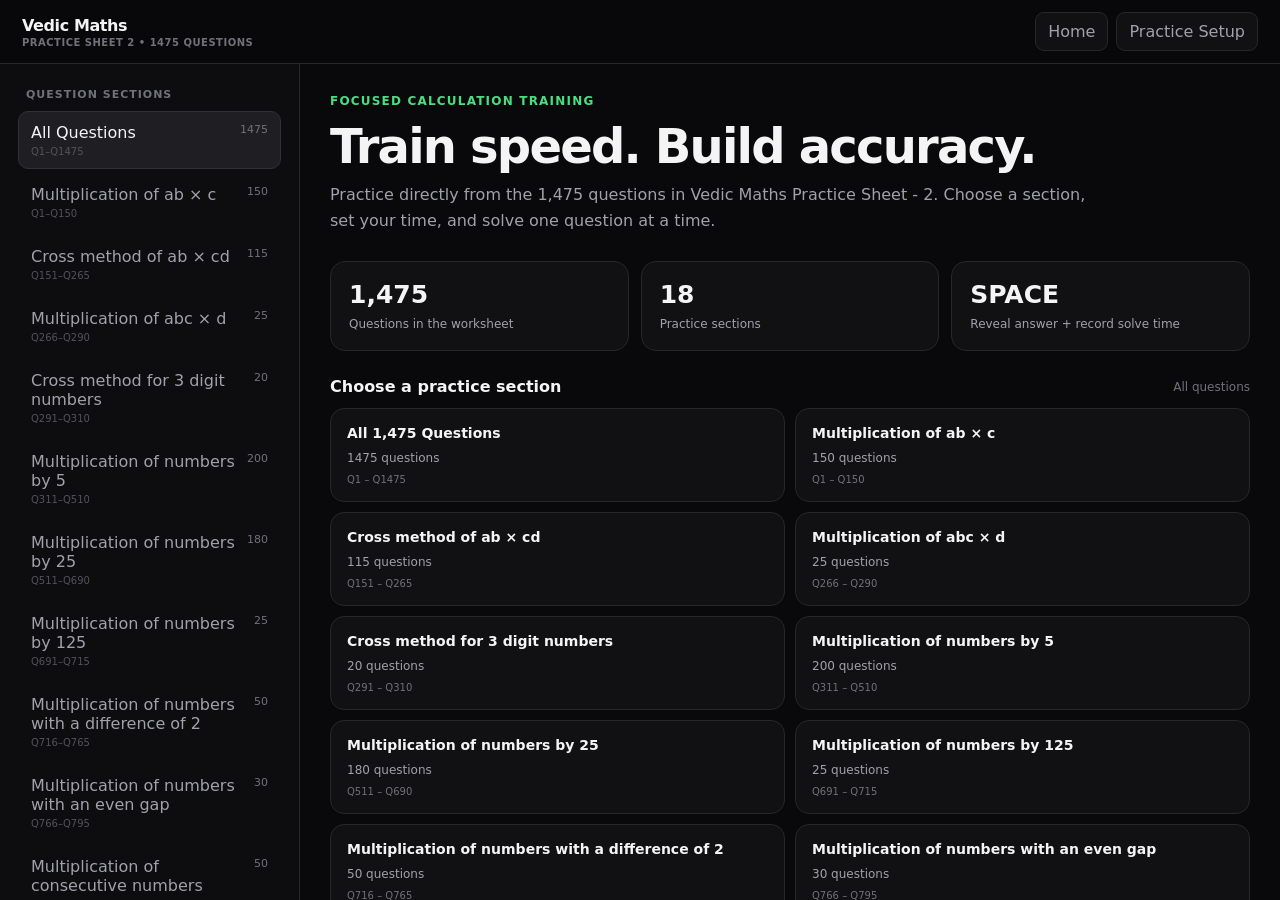
<file: vedic-maths-practice-sheet-2/index.html>
<!DOCTYPE html>
<html lang="en">
<head>
<meta charset="UTF-8">
<meta name="viewport" content="width=device-width, initial-scale=1.0">
<title>Vedic Maths • Practice Sheet 1</title>
<style>
:root{
  --bg:#09090b;--panel:#111113;--panel2:#18181b;--border:#27272a;
  --text:#f4f4f5;--muted:#a1a1aa;--dim:#71717a;--white:#fff;
  --green:#4ade80;--yellow:#facc15;--red:#f87171;
}
*{box-sizing:border-box}html,body{margin:0;width:100%;height:100%;font-family:Inter,system-ui,-apple-system,"Segoe UI",sans-serif;background:var(--bg);color:var(--text)}
body{overflow:hidden}button{font:inherit}.app{height:100vh;height:100dvh;display:flex;flex-direction:column}
.topbar{height:64px;display:flex;align-items:center;gap:18px;padding:0 22px;border-bottom:1px solid var(--border);background:rgba(9,9,11,.96);flex-shrink:0}
.brand{font-weight:800;letter-spacing:-.4px;white-space:nowrap}.brand small{display:block;font-size:10px;color:var(--dim);font-weight:600;letter-spacing:.5px;margin-top:2px}
.top-actions{margin-left:auto;display:flex;gap:8px}.icon-btn,.ghost-btn{border:1px solid var(--border);background:var(--panel);color:var(--muted);border-radius:9px;padding:9px 12px;cursor:pointer}
.icon-btn:hover,.ghost-btn:hover{color:var(--text);border-color:#3f3f46}.layout{flex:1;display:flex;min-height:0}
.sidebar{width:300px;border-right:1px solid var(--border);background:#0d0d0f;padding:18px;overflow:auto;flex-shrink:0}
.side-title{font-size:11px;text-transform:uppercase;letter-spacing:1px;color:var(--dim);font-weight:750;margin:6px 8px 10px}
.category{width:100%;text-align:left;border:1px solid transparent;background:transparent;color:var(--muted);padding:11px 12px;border-radius:10px;cursor:pointer;margin-bottom:4px}
.category:hover{background:var(--panel2);color:var(--text)}.category.active{background:#1f1f23;color:var(--text);border-color:#303036}
.category .row{display:flex;justify-content:space-between;gap:8px}.category .count{font-size:11px;color:var(--dim)}
.category .range{font-size:10px;color:#52525b;margin-top:4px}.main{flex:1;min-width:0;display:flex;flex-direction:column}
.dashboard{padding:30px;overflow:auto;height:100%}.hero{max-width:1100px;margin:0 auto}
.kicker{font-size:12px;color:var(--green);font-weight:800;letter-spacing:1.2px;text-transform:uppercase;margin-bottom:10px}
h1{font-size:clamp(30px,4vw,48px);letter-spacing:-1.8px;margin:0 0 8px}.subtitle{color:var(--muted);max-width:760px;line-height:1.6;margin-bottom:28px}
.cards{display:grid;grid-template-columns:repeat(3,1fr);gap:12px;margin-bottom:26px}.card{background:var(--panel);border:1px solid var(--border);border-radius:15px;padding:18px}
.card strong{font-size:25px;display:block;margin-bottom:4px}.card span{font-size:12px;color:var(--muted)}
.section-head{display:flex;justify-content:space-between;align-items:center;margin:24px 0 12px}.section-head h2{font-size:16px;margin:0}.section-head span{font-size:12px;color:var(--dim)}
.grid{display:grid;grid-template-columns:repeat(2,minmax(0,1fr));gap:10px}
.practice-card{background:var(--panel);border:1px solid var(--border);border-radius:14px;padding:16px;cursor:pointer;text-align:left;color:var(--text)}
.practice-card:hover{border-color:#52525b;transform:translateY(-1px)}.practice-card b{display:block;font-size:14px;margin-bottom:6px}
.practice-card span{font-size:12px;color:var(--muted)}.practice-card em{display:block;font-size:10px;color:var(--dim);font-style:normal;margin-top:8px}
.practice{display:none;height:100%;flex-direction:column}.practicebar{height:58px;border-bottom:1px solid var(--border);display:flex;align-items:center;padding:0 20px;gap:12px;flex-shrink:0}
.practicebar .meta{font-size:12px;color:var(--muted)}.progress{margin-left:auto;color:var(--muted);font-size:13px;font-variant-numeric:tabular-nums}
.timer{font-size:13px;font-weight:800;color:var(--yellow);min-width:54px;text-align:center}.focus{flex:1;display:flex;flex-direction:column;align-items:center;justify-content:center;padding:20px;text-align:center}
.mode-label{font-size:11px;text-transform:uppercase;letter-spacing:1.4px;color:var(--dim);font-weight:800;margin-bottom:28px}.question-no{font-size:12px;color:var(--dim);margin-bottom:18px}
.question{font-size:clamp(38px,7vw,86px);font-weight:750;letter-spacing:1px;line-height:1.2;max-width:1200px}
.result{display:none;margin-top:32px}.result .big{font-size:clamp(30px,5vw,54px);font-weight:850}.result .small{color:var(--muted);margin-top:8px}
.result.solved .big{color:var(--green)}.result.timeout .big{color:var(--red)}
.bottom{height:78px;border-top:1px solid var(--border);display:flex;align-items:center;justify-content:center;gap:10px;flex-shrink:0}
.primary{border:0;background:var(--white);color:#09090b;padding:12px 18px;border-radius:10px;font-weight:800;cursor:pointer}
.secondary{border:1px solid var(--border);background:var(--panel);color:var(--muted);padding:11px 15px;border-radius:10px;cursor:pointer}
.hint{position:absolute;bottom:94px;color:#52525b;font-size:11px}.key{border:1px solid #3f3f46;background:#18181b;padding:3px 7px;border-radius:5px;color:#71717a}
.setup-overlay{position:fixed;inset:0;background:rgba(0,0,0,.72);display:none;align-items:center;justify-content:center;padding:20px;z-index:10}
.setup-box{width:min(500px,100%);background:var(--panel);border:1px solid var(--border);border-radius:18px;padding:22px}.setup-box h2{margin:0 0 5px;font-size:20px}
.setup-box p{margin:0 0 20px;color:var(--muted);font-size:13px}.setting{margin:16px 0}.setting label{display:flex;justify-content:space-between;font-size:12px;color:var(--muted);margin-bottom:8px}
input[type=number],select{width:100%;background:var(--panel2);border:1px solid var(--border);color:var(--text);border-radius:9px;padding:11px}
.setup-actions{display:flex;gap:8px;margin-top:20px}.setup-actions button{flex:1}
.results-screen{display:none;height:100%;align-items:center;justify-content:center;padding:25px}.results-box{width:min(680px,100%);text-align:center}
.results-box h2{font-size:34px;margin:0 0 8px}.results-box p{color:var(--muted)}.stats{display:grid;grid-template-columns:repeat(4,1fr);gap:10px;margin:25px 0}
.stat{background:var(--panel);border:1px solid var(--border);border-radius:13px;padding:16px}.stat b{display:block;font-size:23px;margin-bottom:4px}.stat span{font-size:11px;color:var(--muted)}
@media(max-width:850px){.sidebar{width:230px}.cards{grid-template-columns:1fr 1fr}.grid{grid-template-columns:1fr}}
@media(max-width:650px){.sidebar{display:none}.topbar{padding:0 14px}.dashboard{padding:20px 15px}.cards{grid-template-columns:1fr}.practicebar{padding:0 12px}.practicebar .meta{display:none}.stats{grid-template-columns:repeat(2,1fr)}.bottom{height:70px}.hint{bottom:84px}}
/* Mobile practice redesign: swipe navigation */
@media(max-width:700px){
  body{overflow-x:hidden}
  .sidebar{display:none!important}
  .practice .focus{
    min-height:calc(100dvh - 110px)!important;
    padding:16px 12px!important;
    box-sizing:border-box;
    touch-action:pan-y;
  }
  .question-expression{
    font-size:clamp(2.25rem,11vw,4rem)!important;
    line-height:1.12!important;
    word-break:break-word;
  }
  .desktop-space-hint{display:none!important}
  .practice-controls{display:none!important}
  .practice .focus.swipe-left{animation:swipeLeft .18s ease}
  .practice .focus.swipe-right{animation:swipeRight .18s ease}
  @keyframes swipeLeft{from{transform:translateX(0);opacity:1}to{transform:translateX(-18px);opacity:.75}}
  @keyframes swipeRight{from{transform:translateX(0);opacity:1}to{transform:translateX(18px);opacity:.75}}
}



/* Mobile: use the existing SPACE — Solved control as the only action */
@media(max-width:700px){
  .practice .bottom{
    position:fixed;
    left:0;right:0;bottom:0;
    height:auto;
    z-index:100;
    padding:10px 12px calc(10px + env(safe-area-inset-bottom));
    background:rgba(9,9,11,.96);
    backdrop-filter:blur(12px);
    border-top:1px solid var(--border);
    box-sizing:border-box;
  }
  .practice .bottom #prevBtn,
  .practice .bottom #nextBtn{display:none!important}
  .practice .bottom #spaceBtn{
    display:block!important;
    width:100%;
    min-height:58px;
    margin:0;
    border-radius:14px;
    font-size:18px;
    font-weight:850;
    letter-spacing:.2px;
    touch-action:manipulation;
    -webkit-tap-highlight-color:transparent;
  }
  .practice .focus{padding-bottom:100px!important}
  .practice .hint{display:none!important}
}

</style>
</head>
<body>
<div class="app">
<header class="topbar">
  <div class="brand">Vedic Maths<small>PRACTICE SHEET 2 • 1475 QUESTIONS</small></div>
  <div class="top-actions">
    <button class="ghost-btn" id="homeBtn">Home</button>
    <button class="ghost-btn" id="settingsBtn">Practice Setup</button>
  </div>
</header>

<div class="layout">
<aside class="sidebar">
  <div class="side-title">Question Sections</div>
  <div id="categoryList"></div>
</aside>

<main class="main">
<section class="dashboard" id="dashboard">
  <div class="hero">
    <div class="kicker">Focused calculation training</div>
    <h1>Train speed. Build accuracy.</h1>
    <div class="subtitle">Practice directly from the 1,475 questions in Vedic Maths Practice Sheet - 2. Choose a section, set your time, and solve one question at a time.</div>
    <div class="cards">
      <div class="card"><strong>1,475</strong><span>Questions in the worksheet</span></div>
      <div class="card"><strong>18</strong><span>Practice sections</span></div>
      <div class="card"><strong>SPACE</strong><span>Reveal answer + record solve time</span></div>
    </div>
    <div class="section-head"><h2>Choose a practice section</h2><span id="selectedLabel">All questions</span></div>
    <div class="grid" id="practiceGrid"></div>
  </div>
</section>

<section class="practice" id="practice">
  <div class="practicebar">
    <button class="secondary" id="quitBtn">← Exit</button>
    <div class="meta" id="practiceMeta"></div>
    <div class="timer" id="timer">10.0</div>
    <div class="progress" id="progress">1 / 10</div>
  </div>
  <div class="focus">
    <div class="mode-label">Focus Mode</div>
    <div class="question-no" id="questionNo">Question 1</div>
    <div class="question" id="question"></div>
    <div class="result solved" id="solvedResult">
      <div class="big">✓ SOLVED</div>
      <div class="small" id="solvedTime"></div>
      <div class="small" id="solvedAnswer"></div>
    </div>
    <div class="result timeout" id="timeoutResult">
      <div class="big">TIME UP</div>
      <div class="small" id="timeoutAnswer"></div>
    </div>
    <div class="hint" id="hint">Press <span class="key">SPACE</span> when you have found the answer</div>
  </div>
  <div class="bottom">
    <button class="secondary" id="prevBtn">Previous</button>
    <button class="primary" id="spaceBtn">SPACE — Solved</button>
    <button class="secondary" id="nextBtn">Skip</button>
  </div>
</section>

<section class="results-screen" id="resultsScreen">
  <div class="results-box">
    <h2>Session complete</h2>
    <p id="resultsSubtitle"></p>
    <div class="stats">
      <div class="stat"><b id="statQuestions">0</b><span>Questions</span></div>
      <div class="stat"><b id="statSolved">0</b><span>Solved</span></div>
      <div class="stat"><b id="statTimeout">0</b><span>Time Up</span></div>
      <div class="stat"><b id="statAvg">—</b><span>Avg. solve time</span></div>
    </div>
    <button class="primary" id="againBtn">Practice Again</button>
    <button class="secondary" id="resultHomeBtn">Back Home</button>
  </div>
</section>
</main>
</div>
</div>

<div class="setup-overlay" id="setupOverlay">
  <div class="setup-box">
    <h2>Practice Setup</h2>
    <p id="setupDescription">Configure this practice session.</p>
    <div class="setting">
      <label><span>Questions in this session</span><span id="sessionCountLabel">20</span></label>
      <input type="number" id="sessionCount" min="1" max="1475" value="20">
    </div>
    <div class="setting">
      <label><span>Time per question (seconds)</span><span id="timeLabel">10</span></label>
      <input type="number" id="timeInput" min="1" max="300" step="0.5" value="10">
    </div>
    <div class="setting">
      <label><span>Question order</span></label>
      <select id="orderInput">
        <option value="sequential">Worksheet order</option>
        <option value="random">Random from selected section</option>
      </select>
    </div>
    <div class="setup-actions">
      <button class="secondary" id="cancelSetup">Cancel</button>
      <button class="primary" id="startBtn">Start Practice</button>
    </div>
  </div>
</div>
<script>

function calculateExpression(expression){
  const original=String(expression);
  const normalized=original
    .replace(/[−–—]/g,"-")
    .replace(/[×xX]/g,"*")
    .replace(/÷/g,"/")
    .replace(/%/g,"%")
    .replace(/\s+/g,"");

  // Sheet-2 percentage questions use the form "x% of y".
  const pct=normalized.match(/^(\d+(?:\.\d+)?)%of(\d+(?:\.\d+)?)$/i);
  if(pct){
    const value=(Number(pct[1])*Number(pct[2]))/100;
    if(!Number.isFinite(value)) throw new Error("Invalid percentage result: "+original);
    // The worksheet treats its percentage shortcuts (11.11%, 14.28%, 33.33%, etc.) as the corresponding whole-number shortcut result.
    return Math.round(value);
  }

  if(!/^[0-9.+\-*/()]+$/.test(normalized)){
    throw new Error("Unsupported expression: "+original);
  }

  // Explicitly allow only arithmetic characters after normalization.
  const value=Function('"use strict"; return ('+normalized+')')();
  if(!Number.isFinite(value)) throw new Error("Invalid arithmetic result: "+original);
  return roundResult(value);
}

function roundResult(value){
  const rounded=Math.round((value+Number.EPSILON)*1e12)/1e12;
  return Object.is(rounded,-0)?0:rounded;
}

const QUESTIONS = [{"id":1,"expression":"75 × 8","category":"ab_c"},{"id":2,"expression":"14 × 2","category":"ab_c"},{"id":3,"expression":"42 × 5","category":"ab_c"},{"id":4,"expression":"35 × 3","category":"ab_c"},{"id":5,"expression":"92 × 7","category":"ab_c"},{"id":6,"expression":"55 × 7","category":"ab_c"},{"id":7,"expression":"72 × 7","category":"ab_c"},{"id":8,"expression":"90 × 5","category":"ab_c"},{"id":9,"expression":"69 × 3","category":"ab_c"},{"id":10,"expression":"19 × 9","category":"ab_c"},{"id":11,"expression":"93 × 5","category":"ab_c"},{"id":12,"expression":"26 × 5","category":"ab_c"},{"id":13,"expression":"93 × 7","category":"ab_c"},{"id":14,"expression":"33 × 6","category":"ab_c"},{"id":15,"expression":"34 × 2","category":"ab_c"},{"id":16,"expression":"12 × 7","category":"ab_c"},{"id":17,"expression":"15 × 6","category":"ab_c"},{"id":18,"expression":"97 × 7","category":"ab_c"},{"id":19,"expression":"12 × 4","category":"ab_c"},{"id":20,"expression":"34 × 6","category":"ab_c"},{"id":21,"expression":"37 × 2","category":"ab_c"},{"id":22,"expression":"88 × 7","category":"ab_c"},{"id":23,"expression":"43 × 9","category":"ab_c"},{"id":24,"expression":"44 × 2","category":"ab_c"},{"id":25,"expression":"77 × 6","category":"ab_c"},{"id":26,"expression":"51 × 2","category":"ab_c"},{"id":27,"expression":"62 × 2","category":"ab_c"},{"id":28,"expression":"16 × 9","category":"ab_c"},{"id":29,"expression":"64 × 9","category":"ab_c"},{"id":30,"expression":"95 × 9","category":"ab_c"},{"id":31,"expression":"31 × 6","category":"ab_c"},{"id":32,"expression":"59 × 9","category":"ab_c"},{"id":33,"expression":"28 × 3","category":"ab_c"},{"id":34,"expression":"79 × 7","category":"ab_c"},{"id":35,"expression":"88 × 5","category":"ab_c"},{"id":36,"expression":"55 × 3","category":"ab_c"},{"id":37,"expression":"68 × 8","category":"ab_c"},{"id":38,"expression":"60 × 8","category":"ab_c"},{"id":39,"expression":"45 × 7","category":"ab_c"},{"id":40,"expression":"90 × 8","category":"ab_c"},{"id":41,"expression":"26 × 9","category":"ab_c"},{"id":42,"expression":"98 × 4","category":"ab_c"},{"id":43,"expression":"78 × 2","category":"ab_c"},{"id":44,"expression":"59 × 7","category":"ab_c"},{"id":45,"expression":"40 × 6","category":"ab_c"},{"id":46,"expression":"52 × 4","category":"ab_c"},{"id":47,"expression":"42 × 9","category":"ab_c"},{"id":48,"expression":"81 × 8","category":"ab_c"},{"id":49,"expression":"39 × 7","category":"ab_c"},{"id":50,"expression":"38 × 7","category":"ab_c"},{"id":51,"expression":"48 × 2","category":"ab_c"},{"id":52,"expression":"80 × 9","category":"ab_c"},{"id":53,"expression":"56 × 9","category":"ab_c"},{"id":54,"expression":"52 × 9","category":"ab_c"},{"id":55,"expression":"25 × 7","category":"ab_c"},{"id":56,"expression":"48 × 7","category":"ab_c"},{"id":57,"expression":"57 × 5","category":"ab_c"},{"id":58,"expression":"89 × 5","category":"ab_c"},{"id":59,"expression":"97 × 2","category":"ab_c"},{"id":60,"expression":"82 × 5","category":"ab_c"},{"id":61,"expression":"20 × 9","category":"ab_c"},{"id":62,"expression":"66 × 9","category":"ab_c"},{"id":63,"expression":"76 × 6","category":"ab_c"},{"id":64,"expression":"79 × 6","category":"ab_c"},{"id":65,"expression":"38 × 3","category":"ab_c"},{"id":66,"expression":"46 × 3","category":"ab_c"},{"id":67,"expression":"74 × 5","category":"ab_c"},{"id":68,"expression":"32 × 9","category":"ab_c"},{"id":69,"expression":"33 × 4","category":"ab_c"},{"id":70,"expression":"58 × 6","category":"ab_c"},{"id":71,"expression":"45 × 9","category":"ab_c"},{"id":72,"expression":"70 × 6","category":"ab_c"},{"id":73,"expression":"86 × 9","category":"ab_c"},{"id":74,"expression":"54 × 7","category":"ab_c"},{"id":75,"expression":"23 × 8","category":"ab_c"},{"id":76,"expression":"94 × 7","category":"ab_c"},{"id":77,"expression":"72 × 9","category":"ab_c"},{"id":78,"expression":"10 × 3","category":"ab_c"},{"id":79,"expression":"86 × 8","category":"ab_c"},{"id":80,"expression":"49 × 4","category":"ab_c"},{"id":81,"expression":"51 × 6","category":"ab_c"},{"id":82,"expression":"17 × 3","category":"ab_c"},{"id":83,"expression":"73 × 8","category":"ab_c"},{"id":84,"expression":"84 × 4","category":"ab_c"},{"id":85,"expression":"21 × 2","category":"ab_c"},{"id":86,"expression":"68 × 4","category":"ab_c"},{"id":87,"expression":"87 × 4","category":"ab_c"},{"id":88,"expression":"63 × 2","category":"ab_c"},{"id":89,"expression":"58 × 9","category":"ab_c"},{"id":90,"expression":"11 × 3","category":"ab_c"},{"id":91,"expression":"56 × 3","category":"ab_c"},{"id":92,"expression":"81 × 4","category":"ab_c"},{"id":93,"expression":"43 × 2","category":"ab_c"},{"id":94,"expression":"98 × 3","category":"ab_c"},{"id":95,"expression":"67 × 8","category":"ab_c"},{"id":96,"expression":"61 × 7","category":"ab_c"},{"id":97,"expression":"87 × 3","category":"ab_c"},{"id":98,"expression":"73 × 6","category":"ab_c"},{"id":99,"expression":"67 × 7","category":"ab_c"},{"id":100,"expression":"62 × 6","category":"ab_c"},{"id":101,"expression":"85 × 9","category":"ab_c"},{"id":102,"expression":"47 × 5","category":"ab_c"},{"id":103,"expression":"32 × 7","category":"ab_c"},{"id":104,"expression":"53 × 7","category":"ab_c"},{"id":105,"expression":"11 × 7","category":"ab_c"},{"id":106,"expression":"63 × 6","category":"ab_c"},{"id":107,"expression":"89 × 4","category":"ab_c"},{"id":108,"expression":"47 × 2","category":"ab_c"},{"id":109,"expression":"84 × 3","category":"ab_c"},{"id":110,"expression":"21 × 7","category":"ab_c"},{"id":111,"expression":"64 × 3","category":"ab_c"},{"id":112,"expression":"17 × 5","category":"ab_c"},{"id":113,"expression":"78 × 5","category":"ab_c"},{"id":114,"expression":"14 × 7","category":"ab_c"},{"id":115,"expression":"13 × 9","category":"ab_c"},{"id":116,"expression":"18 × 8","category":"ab_c"},{"id":117,"expression":"65 × 2","category":"ab_c"},{"id":118,"expression":"99 × 8","category":"ab_c"},{"id":119,"expression":"25 × 3","category":"ab_c"},{"id":120,"expression":"60 × 2","category":"ab_c"},{"id":121,"expression":"15 × 3","category":"ab_c"},{"id":122,"expression":"53 × 4","category":"ab_c"},{"id":123,"expression":"43 × 8","category":"ab_c"},{"id":124,"expression":"30 × 7","category":"ab_c"},{"id":125,"expression":"31 × 9","category":"ab_c"},{"id":126,"expression":"57 × 3","category":"ab_c"},{"id":127,"expression":"74 × 8","category":"ab_c"},{"id":128,"expression":"27 × 9","category":"ab_c"},{"id":129,"expression":"10 × 2","category":"ab_c"},{"id":130,"expression":"28 × 9","category":"ab_c"},{"id":131,"expression":"65 × 3","category":"ab_c"},{"id":132,"expression":"66 × 3","category":"ab_c"},{"id":133,"expression":"52 × 3","category":"ab_c"},{"id":134,"expression":"99 × 5","category":"ab_c"},{"id":135,"expression":"22 × 6","category":"ab_c"},{"id":136,"expression":"85 × 8","category":"ab_c"},{"id":137,"expression":"19 × 4","category":"ab_c"},{"id":138,"expression":"87 × 9","category":"ab_c"},{"id":139,"expression":"67 × 6","category":"ab_c"},{"id":140,"expression":"37 × 9","category":"ab_c"},{"id":141,"expression":"10 × 6","category":"ab_c"},{"id":142,"expression":"22 × 5","category":"ab_c"},{"id":143,"expression":"71 × 3","category":"ab_c"},{"id":144,"expression":"22 × 4","category":"ab_c"},{"id":145,"expression":"94 × 2","category":"ab_c"},{"id":146,"expression":"54 × 2","category":"ab_c"},{"id":147,"expression":"70 × 9","category":"ab_c"},{"id":148,"expression":"78 × 9","category":"ab_c"},{"id":149,"expression":"39 × 3","category":"ab_c"},{"id":150,"expression":"82 × 7","category":"ab_c"},{"id":151,"expression":"87 × 67","category":"ab_cd"},{"id":152,"expression":"27 × 49","category":"ab_cd"},{"id":153,"expression":"73 × 12","category":"ab_cd"},{"id":154,"expression":"78 × 43","category":"ab_cd"},{"id":155,"expression":"89 × 64","category":"ab_cd"},{"id":156,"expression":"28 × 91","category":"ab_cd"},{"id":157,"expression":"51 × 88","category":"ab_cd"},{"id":158,"expression":"17 × 22","category":"ab_cd"},{"id":159,"expression":"62 × 74","category":"ab_cd"},{"id":160,"expression":"24 × 47","category":"ab_cd"},{"id":161,"expression":"94 × 36","category":"ab_cd"},{"id":162,"expression":"64 × 98","category":"ab_cd"},{"id":163,"expression":"17 × 92","category":"ab_cd"},{"id":164,"expression":"75 × 53","category":"ab_cd"},{"id":165,"expression":"11 × 72","category":"ab_cd"},{"id":166,"expression":"28 × 63","category":"ab_cd"},{"id":167,"expression":"82 × 35","category":"ab_cd"},{"id":168,"expression":"28 × 44","category":"ab_cd"},{"id":169,"expression":"69 × 63","category":"ab_cd"},{"id":170,"expression":"41 × 54","category":"ab_cd"},{"id":171,"expression":"77 × 98","category":"ab_cd"},{"id":172,"expression":"15 × 83","category":"ab_cd"},{"id":173,"expression":"83 × 92","category":"ab_cd"},{"id":174,"expression":"19 × 99","category":"ab_cd"},{"id":175,"expression":"71 × 62","category":"ab_cd"},{"id":176,"expression":"78 × 61","category":"ab_cd"},{"id":177,"expression":"63 × 32","category":"ab_cd"},{"id":178,"expression":"79 × 22","category":"ab_cd"},{"id":179,"expression":"89 × 62","category":"ab_cd"},{"id":180,"expression":"94 × 16","category":"ab_cd"},{"id":181,"expression":"31 × 82","category":"ab_cd"},{"id":182,"expression":"89 × 52","category":"ab_cd"},{"id":183,"expression":"12 × 89","category":"ab_cd"},{"id":184,"expression":"72 × 23","category":"ab_cd"},{"id":185,"expression":"26 × 99","category":"ab_cd"},{"id":186,"expression":"19 × 71","category":"ab_cd"},{"id":187,"expression":"74 × 83","category":"ab_cd"},{"id":188,"expression":"77 × 54","category":"ab_cd"},{"id":189,"expression":"56 × 86","category":"ab_cd"},{"id":190,"expression":"55 × 74","category":"ab_cd"},{"id":191,"expression":"77 × 87","category":"ab_cd"},{"id":192,"expression":"94 × 57","category":"ab_cd"},{"id":193,"expression":"66 × 59","category":"ab_cd"},{"id":194,"expression":"75 × 54","category":"ab_cd"},{"id":195,"expression":"48 × 73","category":"ab_cd"},{"id":196,"expression":"97 × 66","category":"ab_cd"},{"id":197,"expression":"16 × 33","category":"ab_cd"},{"id":198,"expression":"52 × 75","category":"ab_cd"},{"id":199,"expression":"69 × 21","category":"ab_cd"},{"id":200,"expression":"97 × 72","category":"ab_cd"},{"id":201,"expression":"74 × 89","category":"ab_cd"},{"id":202,"expression":"43 × 76","category":"ab_cd"},{"id":203,"expression":"81 × 98","category":"ab_cd"},{"id":204,"expression":"96 × 77","category":"ab_cd"},{"id":205,"expression":"58 × 11","category":"ab_cd"},{"id":206,"expression":"52 × 73","category":"ab_cd"},{"id":207,"expression":"74 × 78","category":"ab_cd"},{"id":208,"expression":"68 × 92","category":"ab_cd"},{"id":209,"expression":"52 × 99","category":"ab_cd"},{"id":210,"expression":"12 × 57","category":"ab_cd"},{"id":211,"expression":"89 × 86","category":"ab_cd"},{"id":212,"expression":"42 × 59","category":"ab_cd"},{"id":213,"expression":"51 × 99","category":"ab_cd"},{"id":214,"expression":"82 × 47","category":"ab_cd"},{"id":215,"expression":"61 × 29","category":"ab_cd"},{"id":216,"expression":"57 × 97","category":"ab_cd"},{"id":217,"expression":"16 × 92","category":"ab_cd"},{"id":218,"expression":"63 × 19","category":"ab_cd"},{"id":219,"expression":"32 × 81","category":"ab_cd"},{"id":220,"expression":"22 × 85","category":"ab_cd"},{"id":221,"expression":"76 × 98","category":"ab_cd"},{"id":222,"expression":"57 × 96","category":"ab_cd"},{"id":223,"expression":"81 × 56","category":"ab_cd"},{"id":224,"expression":"68 × 19","category":"ab_cd"},{"id":225,"expression":"71 × 55","category":"ab_cd"},{"id":226,"expression":"17 × 57","category":"ab_cd"},{"id":227,"expression":"52 × 94","category":"ab_cd"},{"id":228,"expression":"54 × 96","category":"ab_cd"},{"id":229,"expression":"33 × 82","category":"ab_cd"},{"id":230,"expression":"63 × 91","category":"ab_cd"},{"id":231,"expression":"19 × 76","category":"ab_cd"},{"id":232,"expression":"47 × 52","category":"ab_cd"},{"id":233,"expression":"61 × 65","category":"ab_cd"},{"id":234,"expression":"76 × 85","category":"ab_cd"},{"id":235,"expression":"52 × 57","category":"ab_cd"},{"id":236,"expression":"72 × 19","category":"ab_cd"},{"id":237,"expression":"16 × 85","category":"ab_cd"},{"id":238,"expression":"49 × 76","category":"ab_cd"},{"id":239,"expression":"66 × 86","category":"ab_cd"},{"id":240,"expression":"51 × 86","category":"ab_cd"},{"id":241,"expression":"19 × 61","category":"ab_cd"},{"id":242,"expression":"74 × 23","category":"ab_cd"},{"id":243,"expression":"34 × 96","category":"ab_cd"},{"id":244,"expression":"11 × 97","category":"ab_cd"},{"id":245,"expression":"76 × 57","category":"ab_cd"},{"id":246,"expression":"66 × 67","category":"ab_cd"},{"id":247,"expression":"63 × 75","category":"ab_cd"},{"id":248,"expression":"29 × 87","category":"ab_cd"},{"id":249,"expression":"19 × 62","category":"ab_cd"},{"id":250,"expression":"52 × 53","category":"ab_cd"},{"id":251,"expression":"76 × 79","category":"ab_cd"},{"id":252,"expression":"52 × 77","category":"ab_cd"},{"id":253,"expression":"43 × 64","category":"ab_cd"},{"id":254,"expression":"11 × 48","category":"ab_cd"},{"id":255,"expression":"17 × 75","category":"ab_cd"},{"id":256,"expression":"47 × 64","category":"ab_cd"},{"id":257,"expression":"12 × 25","category":"ab_cd"},{"id":258,"expression":"55 × 65","category":"ab_cd"},{"id":259,"expression":"71 × 95","category":"ab_cd"},{"id":260,"expression":"75 × 89","category":"ab_cd"},{"id":261,"expression":"62 × 72","category":"ab_cd"},{"id":262,"expression":"73 × 51","category":"ab_cd"},{"id":263,"expression":"95 × 97","category":"ab_cd"},{"id":264,"expression":"56 × 99","category":"ab_cd"},{"id":265,"expression":"68 × 33","category":"ab_cd"},{"id":266,"expression":"198 × 3","category":"abc_d"},{"id":267,"expression":"791 × 6","category":"abc_d"},{"id":268,"expression":"863 × 7","category":"abc_d"},{"id":269,"expression":"432 × 7","category":"abc_d"},{"id":270,"expression":"860 × 9","category":"abc_d"},{"id":271,"expression":"260 × 8","category":"abc_d"},{"id":272,"expression":"205 × 9","category":"abc_d"},{"id":273,"expression":"276 × 8","category":"abc_d"},{"id":274,"expression":"546 × 9","category":"abc_d"},{"id":275,"expression":"419 × 8","category":"abc_d"},{"id":276,"expression":"671 × 6","category":"abc_d"},{"id":277,"expression":"243 × 4","category":"abc_d"},{"id":278,"expression":"250 × 6","category":"abc_d"},{"id":279,"expression":"482 × 8","category":"abc_d"},{"id":280,"expression":"519 × 4","category":"abc_d"},{"id":281,"expression":"438 × 8","category":"abc_d"},{"id":282,"expression":"389 × 5","category":"abc_d"},{"id":283,"expression":"309 × 5","category":"abc_d"},{"id":284,"expression":"628 × 6","category":"abc_d"},{"id":285,"expression":"613 × 8","category":"abc_d"},{"id":286,"expression":"769 × 7","category":"abc_d"},{"id":287,"expression":"402 × 5","category":"abc_d"},{"id":288,"expression":"984 × 7","category":"abc_d"},{"id":289,"expression":"723 × 7","category":"abc_d"},{"id":290,"expression":"975 × 7","category":"abc_d"},{"id":291,"expression":"908 × 210","category":"cross3"},{"id":292,"expression":"813 × 708","category":"cross3"},{"id":293,"expression":"329 × 559","category":"cross3"},{"id":294,"expression":"579 × 754","category":"cross3"},{"id":295,"expression":"808 × 217","category":"cross3"},{"id":296,"expression":"147 × 766","category":"cross3"},{"id":297,"expression":"290 × 263","category":"cross3"},{"id":298,"expression":"233 × 510","category":"cross3"},{"id":299,"expression":"241 × 903","category":"cross3"},{"id":300,"expression":"120 × 163","category":"cross3"},{"id":301,"expression":"584 × 551","category":"cross3"},{"id":302,"expression":"150 × 752","category":"cross3"},{"id":303,"expression":"386 × 677","category":"cross3"},{"id":304,"expression":"342 × 361","category":"cross3"},{"id":305,"expression":"736 × 787","category":"cross3"},{"id":306,"expression":"407 × 569","category":"cross3"},{"id":307,"expression":"147 × 186","category":"cross3"},{"id":308,"expression":"440 × 645","category":"cross3"},{"id":309,"expression":"415 × 720","category":"cross3"},{"id":310,"expression":"229 × 974","category":"cross3"},{"id":311,"expression":"9885 × 5","category":"times5"},{"id":312,"expression":"2012 × 5","category":"times5"},{"id":313,"expression":"3348 × 5","category":"times5"},{"id":314,"expression":"7952 × 5","category":"times5"},{"id":315,"expression":"4379 × 5","category":"times5"},{"id":316,"expression":"2115 × 5","category":"times5"},{"id":317,"expression":"9121 × 5","category":"times5"},{"id":318,"expression":"8928 × 5","category":"times5"},{"id":319,"expression":"2545 × 5","category":"times5"},{"id":320,"expression":"6873 × 5","category":"times5"},{"id":321,"expression":"9586 × 5","category":"times5"},{"id":322,"expression":"7530 × 5","category":"times5"},{"id":323,"expression":"3218 × 5","category":"times5"},{"id":324,"expression":"9320 × 5","category":"times5"},{"id":325,"expression":"3209 × 5","category":"times5"},{"id":326,"expression":"7445 × 5","category":"times5"},{"id":327,"expression":"2327 × 5","category":"times5"},{"id":328,"expression":"5846 × 5","category":"times5"},{"id":329,"expression":"7845 × 5","category":"times5"},{"id":330,"expression":"9624 × 5","category":"times5"},{"id":331,"expression":"2981 × 5","category":"times5"},{"id":332,"expression":"2446 × 5","category":"times5"},{"id":333,"expression":"9493 × 5","category":"times5"},{"id":334,"expression":"9780 × 5","category":"times5"},{"id":335,"expression":"5647 × 5","category":"times5"},{"id":336,"expression":"4235 × 5","category":"times5"},{"id":337,"expression":"3738 × 5","category":"times5"},{"id":338,"expression":"3809 × 5","category":"times5"},{"id":339,"expression":"1264 × 5","category":"times5"},{"id":340,"expression":"4344 × 5","category":"times5"},{"id":341,"expression":"9801 × 5","category":"times5"},{"id":342,"expression":"7563 × 5","category":"times5"},{"id":343,"expression":"8259 × 5","category":"times5"},{"id":344,"expression":"7598 × 5","category":"times5"},{"id":345,"expression":"2718 × 5","category":"times5"},{"id":346,"expression":"4759 × 5","category":"times5"},{"id":347,"expression":"3780 × 5","category":"times5"},{"id":348,"expression":"4800 × 5","category":"times5"},{"id":349,"expression":"7655 × 5","category":"times5"},{"id":350,"expression":"8583 × 5","category":"times5"},{"id":351,"expression":"5401 × 5","category":"times5"},{"id":352,"expression":"7743 × 5","category":"times5"},{"id":353,"expression":"3556 × 5","category":"times5"},{"id":354,"expression":"5267 × 5","category":"times5"},{"id":355,"expression":"5428 × 5","category":"times5"},{"id":356,"expression":"9141 × 5","category":"times5"},{"id":357,"expression":"1877 × 5","category":"times5"},{"id":358,"expression":"9107 × 5","category":"times5"},{"id":359,"expression":"2746 × 5","category":"times5"},{"id":360,"expression":"9120 × 5","category":"times5"},{"id":361,"expression":"4192 × 5","category":"times5"},{"id":362,"expression":"8924 × 5","category":"times5"},{"id":363,"expression":"5801 × 5","category":"times5"},{"id":364,"expression":"6237 × 5","category":"times5"},{"id":365,"expression":"3616 × 5","category":"times5"},{"id":366,"expression":"1146 × 5","category":"times5"},{"id":367,"expression":"8860 × 5","category":"times5"},{"id":368,"expression":"2347 × 5","category":"times5"},{"id":369,"expression":"4384 × 5","category":"times5"},{"id":370,"expression":"3128 × 5","category":"times5"},{"id":371,"expression":"7607 × 5","category":"times5"},{"id":372,"expression":"5236 × 5","category":"times5"},{"id":373,"expression":"5293 × 5","category":"times5"},{"id":374,"expression":"3301 × 5","category":"times5"},{"id":375,"expression":"6985 × 5","category":"times5"},{"id":376,"expression":"7393 × 5","category":"times5"},{"id":377,"expression":"3535 × 5","category":"times5"},{"id":378,"expression":"8850 × 5","category":"times5"},{"id":379,"expression":"2678 × 5","category":"times5"},{"id":380,"expression":"2725 × 5","category":"times5"},{"id":381,"expression":"7684 × 5","category":"times5"},{"id":382,"expression":"2810 × 5","category":"times5"},{"id":383,"expression":"5202 × 5","category":"times5"},{"id":384,"expression":"8050 × 5","category":"times5"},{"id":385,"expression":"4259 × 5","category":"times5"},{"id":386,"expression":"7853 × 5","category":"times5"},{"id":387,"expression":"7577 × 5","category":"times5"},{"id":388,"expression":"1124 × 5","category":"times5"},{"id":389,"expression":"5629 × 5","category":"times5"},{"id":390,"expression":"9365 × 5","category":"times5"},{"id":391,"expression":"8856 × 5","category":"times5"},{"id":392,"expression":"1090 × 5","category":"times5"},{"id":393,"expression":"9938 × 5","category":"times5"},{"id":394,"expression":"2884 × 5","category":"times5"},{"id":395,"expression":"8787 × 5","category":"times5"},{"id":396,"expression":"5288 × 5","category":"times5"},{"id":397,"expression":"4845 × 5","category":"times5"},{"id":398,"expression":"2438 × 5","category":"times5"},{"id":399,"expression":"8543 × 5","category":"times5"},{"id":400,"expression":"7934 × 5","category":"times5"},{"id":401,"expression":"5905 × 5","category":"times5"},{"id":402,"expression":"7230 × 5","category":"times5"},{"id":403,"expression":"3133 × 5","category":"times5"},{"id":404,"expression":"5442 × 5","category":"times5"},{"id":405,"expression":"8025 × 5","category":"times5"},{"id":406,"expression":"2338 × 5","category":"times5"},{"id":407,"expression":"1017 × 5","category":"times5"},{"id":408,"expression":"3916 × 5","category":"times5"},{"id":409,"expression":"9026 × 5","category":"times5"},{"id":410,"expression":"9657 × 5","category":"times5"},{"id":411,"expression":"4470 × 5","category":"times5"},{"id":412,"expression":"8098 × 5","category":"times5"},{"id":413,"expression":"7296 × 5","category":"times5"},{"id":414,"expression":"8932 × 5","category":"times5"},{"id":415,"expression":"8370 × 5","category":"times5"},{"id":416,"expression":"3379 × 5","category":"times5"},{"id":417,"expression":"6047 × 5","category":"times5"},{"id":418,"expression":"9198 × 5","category":"times5"},{"id":419,"expression":"6021 × 5","category":"times5"},{"id":420,"expression":"6734 × 5","category":"times5"},{"id":421,"expression":"7435 × 5","category":"times5"},{"id":422,"expression":"1729 × 5","category":"times5"},{"id":423,"expression":"7709 × 5","category":"times5"},{"id":424,"expression":"3506 × 5","category":"times5"},{"id":425,"expression":"2362 × 5","category":"times5"},{"id":426,"expression":"3478 × 5","category":"times5"},{"id":427,"expression":"6036 × 5","category":"times5"},{"id":428,"expression":"1013 × 5","category":"times5"},{"id":429,"expression":"7552 × 5","category":"times5"},{"id":430,"expression":"6163 × 5","category":"times5"},{"id":431,"expression":"2244 × 5","category":"times5"},{"id":432,"expression":"7682 × 5","category":"times5"},{"id":433,"expression":"3438 × 5","category":"times5"},{"id":434,"expression":"2144 × 5","category":"times5"},{"id":435,"expression":"3033 × 5","category":"times5"},{"id":436,"expression":"3488 × 5","category":"times5"},{"id":437,"expression":"5075 × 5","category":"times5"},{"id":438,"expression":"1653 × 5","category":"times5"},{"id":439,"expression":"6204 × 5","category":"times5"},{"id":440,"expression":"2563 × 5","category":"times5"},{"id":441,"expression":"3819 × 5","category":"times5"},{"id":442,"expression":"2181 × 5","category":"times5"},{"id":443,"expression":"9757 × 5","category":"times5"},{"id":444,"expression":"7178 × 5","category":"times5"},{"id":445,"expression":"6768 × 5","category":"times5"},{"id":446,"expression":"4606 × 5","category":"times5"},{"id":447,"expression":"2845 × 5","category":"times5"},{"id":448,"expression":"3590 × 5","category":"times5"},{"id":449,"expression":"2576 × 5","category":"times5"},{"id":450,"expression":"8694 × 5","category":"times5"},{"id":451,"expression":"8036 × 5","category":"times5"},{"id":452,"expression":"6241 × 5","category":"times5"},{"id":453,"expression":"4902 × 5","category":"times5"},{"id":454,"expression":"8257 × 5","category":"times5"},{"id":455,"expression":"9400 × 5","category":"times5"},{"id":456,"expression":"2764 × 5","category":"times5"},{"id":457,"expression":"9612 × 5","category":"times5"},{"id":458,"expression":"1318 × 5","category":"times5"},{"id":459,"expression":"9977 × 5","category":"times5"},{"id":460,"expression":"2941 × 5","category":"times5"},{"id":461,"expression":"3468 × 5","category":"times5"},{"id":462,"expression":"9615 × 5","category":"times5"},{"id":463,"expression":"1604 × 5","category":"times5"},{"id":464,"expression":"1148 × 5","category":"times5"},{"id":465,"expression":"7461 × 5","category":"times5"},{"id":466,"expression":"2642 × 5","category":"times5"},{"id":467,"expression":"1388 × 5","category":"times5"},{"id":468,"expression":"3236 × 5","category":"times5"},{"id":469,"expression":"4927 × 5","category":"times5"},{"id":470,"expression":"5417 × 5","category":"times5"},{"id":471,"expression":"5888 × 5","category":"times5"},{"id":472,"expression":"3048 × 5","category":"times5"},{"id":473,"expression":"7799 × 5","category":"times5"},{"id":474,"expression":"4932 × 5","category":"times5"},{"id":475,"expression":"8746 × 5","category":"times5"},{"id":476,"expression":"9920 × 5","category":"times5"},{"id":477,"expression":"7064 × 5","category":"times5"},{"id":478,"expression":"4340 × 5","category":"times5"},{"id":479,"expression":"1024 × 5","category":"times5"},{"id":480,"expression":"1428 × 5","category":"times5"},{"id":481,"expression":"5479 × 5","category":"times5"},{"id":482,"expression":"1444 × 5","category":"times5"},{"id":483,"expression":"5325 × 5","category":"times5"},{"id":484,"expression":"5016 × 5","category":"times5"},{"id":485,"expression":"2160 × 5","category":"times5"},{"id":486,"expression":"3211 × 5","category":"times5"},{"id":487,"expression":"9394 × 5","category":"times5"},{"id":488,"expression":"6798 × 5","category":"times5"},{"id":489,"expression":"5338 × 5","category":"times5"},{"id":490,"expression":"6632 × 5","category":"times5"},{"id":491,"expression":"4583 × 5","category":"times5"},{"id":492,"expression":"6806 × 5","category":"times5"},{"id":493,"expression":"7117 × 5","category":"times5"},{"id":494,"expression":"2896 × 5","category":"times5"},{"id":495,"expression":"6063 × 5","category":"times5"},{"id":496,"expression":"8761 × 5","category":"times5"},{"id":497,"expression":"3730 × 5","category":"times5"},{"id":498,"expression":"9109 × 5","category":"times5"},{"id":499,"expression":"5742 × 5","category":"times5"},{"id":500,"expression":"6357 × 5","category":"times5"},{"id":501,"expression":"5024 × 5","category":"times5"},{"id":502,"expression":"8585 × 5","category":"times5"},{"id":503,"expression":"6574 × 5","category":"times5"},{"id":504,"expression":"9758 × 5","category":"times5"},{"id":505,"expression":"3875 × 5","category":"times5"},{"id":506,"expression":"2926 × 5","category":"times5"},{"id":507,"expression":"7784 × 5","category":"times5"},{"id":508,"expression":"9225 × 5","category":"times5"},{"id":509,"expression":"4607 × 5","category":"times5"},{"id":510,"expression":"3662 × 5","category":"times5"},{"id":511,"expression":"576 × 25","category":"times25"},{"id":512,"expression":"220 × 25","category":"times25"},{"id":513,"expression":"322 × 25","category":"times25"},{"id":514,"expression":"250 × 25","category":"times25"},{"id":515,"expression":"840 × 25","category":"times25"},{"id":516,"expression":"634 × 25","category":"times25"},{"id":517,"expression":"910 × 25","category":"times25"},{"id":518,"expression":"148 × 25","category":"times25"},{"id":519,"expression":"186 × 25","category":"times25"},{"id":520,"expression":"126 × 25","category":"times25"},{"id":521,"expression":"482 × 25","category":"times25"},{"id":522,"expression":"972 × 25","category":"times25"},{"id":523,"expression":"380 × 25","category":"times25"},{"id":524,"expression":"80 × 25","category":"times25"},{"id":525,"expression":"870 × 25","category":"times25"},{"id":526,"expression":"956 × 25","category":"times25"},{"id":527,"expression":"946 × 25","category":"times25"},{"id":528,"expression":"390 × 25","category":"times25"},{"id":529,"expression":"170 × 25","category":"times25"},{"id":530,"expression":"516 × 25","category":"times25"},{"id":531,"expression":"250 × 25","category":"times25"},{"id":532,"expression":"760 × 25","category":"times25"},{"id":533,"expression":"722 × 25","category":"times25"},{"id":534,"expression":"488 × 25","category":"times25"},{"id":535,"expression":"328 × 25","category":"times25"},{"id":536,"expression":"260 × 25","category":"times25"},{"id":537,"expression":"958 × 25","category":"times25"},{"id":538,"expression":"204 × 25","category":"times25"},{"id":539,"expression":"280 × 25","category":"times25"},{"id":540,"expression":"122 × 25","category":"times25"},{"id":541,"expression":"70 × 25","category":"times25"},{"id":542,"expression":"682 × 25","category":"times25"},{"id":543,"expression":"158 × 25","category":"times25"},{"id":544,"expression":"602 × 25","category":"times25"},{"id":545,"expression":"582 × 25","category":"times25"},{"id":546,"expression":"740 × 25","category":"times25"},{"id":547,"expression":"618 × 25","category":"times25"},{"id":548,"expression":"394 × 25","category":"times25"},{"id":549,"expression":"380 × 25","category":"times25"},{"id":550,"expression":"936 × 25","category":"times25"},{"id":551,"expression":"112 × 25","category":"times25"},{"id":552,"expression":"514 × 25","category":"times25"},{"id":553,"expression":"740 × 25","category":"times25"},{"id":554,"expression":"520 × 25","category":"times25"},{"id":555,"expression":"500 × 25","category":"times25"},{"id":556,"expression":"492 × 25","category":"times25"},{"id":557,"expression":"648 × 25","category":"times25"},{"id":558,"expression":"464 × 25","category":"times25"},{"id":559,"expression":"136 × 25","category":"times25"},{"id":560,"expression":"402 × 25","category":"times25"},{"id":561,"expression":"252 × 25","category":"times25"},{"id":562,"expression":"462 × 25","category":"times25"},{"id":563,"expression":"584 × 25","category":"times25"},{"id":564,"expression":"758 × 25","category":"times25"},{"id":565,"expression":"354 × 25","category":"times25"},{"id":566,"expression":"508 × 25","category":"times25"},{"id":567,"expression":"992 × 25","category":"times25"},{"id":568,"expression":"548 × 25","category":"times25"},{"id":569,"expression":"882 × 25","category":"times25"},{"id":570,"expression":"464 × 25","category":"times25"},{"id":571,"expression":"642 × 25","category":"times25"},{"id":572,"expression":"890 × 25","category":"times25"},{"id":573,"expression":"248 × 25","category":"times25"},{"id":574,"expression":"776 × 25","category":"times25"},{"id":575,"expression":"880 × 25","category":"times25"},{"id":576,"expression":"460 × 25","category":"times25"},{"id":577,"expression":"360 × 25","category":"times25"},{"id":578,"expression":"348 × 25","category":"times25"},{"id":579,"expression":"778 × 25","category":"times25"},{"id":580,"expression":"534 × 25","category":"times25"},{"id":581,"expression":"576 × 25","category":"times25"},{"id":582,"expression":"942 × 25","category":"times25"},{"id":583,"expression":"950 × 25","category":"times25"},{"id":584,"expression":"366 × 25","category":"times25"},{"id":585,"expression":"742 × 25","category":"times25"},{"id":586,"expression":"616 × 25","category":"times25"},{"id":587,"expression":"810 × 25","category":"times25"},{"id":588,"expression":"196 × 25","category":"times25"},{"id":589,"expression":"920 × 25","category":"times25"},{"id":590,"expression":"584 × 25","category":"times25"},{"id":591,"expression":"660 × 25","category":"times25"},{"id":592,"expression":"842 × 25","category":"times25"},{"id":593,"expression":"830 × 25","category":"times25"},{"id":594,"expression":"298 × 25","category":"times25"},{"id":595,"expression":"812 × 25","category":"times25"},{"id":596,"expression":"624 × 25","category":"times25"},{"id":597,"expression":"886 × 25","category":"times25"},{"id":598,"expression":"944 × 25","category":"times25"},{"id":599,"expression":"252 × 25","category":"times25"},{"id":600,"expression":"966 × 25","category":"times25"},{"id":601,"expression":"244 × 25","category":"times25"},{"id":602,"expression":"910 × 25","category":"times25"},{"id":603,"expression":"174 × 25","category":"times25"},{"id":604,"expression":"636 × 25","category":"times25"},{"id":605,"expression":"216 × 25","category":"times25"},{"id":606,"expression":"762 × 25","category":"times25"},{"id":607,"expression":"708 × 25","category":"times25"},{"id":608,"expression":"996 × 25","category":"times25"},{"id":609,"expression":"456 × 25","category":"times25"},{"id":610,"expression":"468 × 25","category":"times25"},{"id":611,"expression":"940 × 25","category":"times25"},{"id":612,"expression":"586 × 25","category":"times25"},{"id":613,"expression":"654 × 25","category":"times25"},{"id":614,"expression":"904 × 25","category":"times25"},{"id":615,"expression":"744 × 25","category":"times25"},{"id":616,"expression":"978 × 25","category":"times25"},{"id":617,"expression":"988 × 25","category":"times25"},{"id":618,"expression":"98 × 25","category":"times25"},{"id":619,"expression":"752 × 25","category":"times25"},{"id":620,"expression":"352 × 25","category":"times25"},{"id":621,"expression":"684 × 25","category":"times25"},{"id":622,"expression":"764 × 25","category":"times25"},{"id":623,"expression":"632 × 25","category":"times25"},{"id":624,"expression":"820 × 25","category":"times25"},{"id":625,"expression":"578 × 25","category":"times25"},{"id":626,"expression":"50 × 25","category":"times25"},{"id":627,"expression":"150 × 25","category":"times25"},{"id":628,"expression":"854 × 25","category":"times25"},{"id":629,"expression":"904 × 25","category":"times25"},{"id":630,"expression":"286 × 25","category":"times25"},{"id":631,"expression":"420 × 25","category":"times25"},{"id":632,"expression":"450 × 25","category":"times25"},{"id":633,"expression":"212 × 25","category":"times25"},{"id":634,"expression":"554 × 25","category":"times25"},{"id":635,"expression":"848 × 25","category":"times25"},{"id":636,"expression":"866 × 25","category":"times25"},{"id":637,"expression":"570 × 25","category":"times25"},{"id":638,"expression":"804 × 25","category":"times25"},{"id":639,"expression":"52 × 25","category":"times25"},{"id":640,"expression":"834 × 25","category":"times25"},{"id":641,"expression":"798 × 25","category":"times25"},{"id":642,"expression":"248 × 25","category":"times25"},{"id":643,"expression":"218 × 25","category":"times25"},{"id":644,"expression":"566 × 25","category":"times25"},{"id":645,"expression":"548 × 25","category":"times25"},{"id":646,"expression":"138 × 25","category":"times25"},{"id":647,"expression":"472 × 25","category":"times25"},{"id":648,"expression":"106 × 25","category":"times25"},{"id":649,"expression":"700 × 25","category":"times25"},{"id":650,"expression":"916 × 25","category":"times25"},{"id":651,"expression":"766 × 25","category":"times25"},{"id":652,"expression":"482 × 25","category":"times25"},{"id":653,"expression":"256 × 25","category":"times25"},{"id":654,"expression":"236 × 25","category":"times25"},{"id":655,"expression":"116 × 25","category":"times25"},{"id":656,"expression":"952 × 25","category":"times25"},{"id":657,"expression":"228 × 25","category":"times25"},{"id":658,"expression":"802 × 25","category":"times25"},{"id":659,"expression":"568 × 25","category":"times25"},{"id":660,"expression":"202 × 25","category":"times25"},{"id":661,"expression":"736 × 25","category":"times25"},{"id":662,"expression":"780 × 25","category":"times25"},{"id":663,"expression":"618 × 25","category":"times25"},{"id":664,"expression":"814 × 25","category":"times25"},{"id":665,"expression":"356 × 25","category":"times25"},{"id":666,"expression":"564 × 25","category":"times25"},{"id":667,"expression":"906 × 25","category":"times25"},{"id":668,"expression":"624 × 25","category":"times25"},{"id":669,"expression":"450 × 25","category":"times25"},{"id":670,"expression":"446 × 25","category":"times25"},{"id":671,"expression":"410 × 25","category":"times25"},{"id":672,"expression":"252 × 25","category":"times25"},{"id":673,"expression":"496 × 25","category":"times25"},{"id":674,"expression":"976 × 25","category":"times25"},{"id":675,"expression":"510 × 25","category":"times25"},{"id":676,"expression":"648 × 25","category":"times25"},{"id":677,"expression":"496 × 25","category":"times25"},{"id":678,"expression":"842 × 25","category":"times25"},{"id":679,"expression":"694 × 25","category":"times25"},{"id":680,"expression":"526 × 25","category":"times25"},{"id":681,"expression":"292 × 25","category":"times25"},{"id":682,"expression":"268 × 25","category":"times25"},{"id":683,"expression":"470 × 25","category":"times25"},{"id":684,"expression":"928 × 25","category":"times25"},{"id":685,"expression":"530 × 25","category":"times25"},{"id":686,"expression":"600 × 25","category":"times25"},{"id":687,"expression":"122 × 25","category":"times25"},{"id":688,"expression":"806 × 25","category":"times25"},{"id":689,"expression":"860 × 25","category":"times25"},{"id":690,"expression":"274 × 25","category":"times25"},{"id":691,"expression":"344 × 125","category":"times125"},{"id":692,"expression":"212 × 125","category":"times125"},{"id":693,"expression":"356 × 125","category":"times125"},{"id":694,"expression":"340 × 125","category":"times125"},{"id":695,"expression":"20 × 125","category":"times125"},{"id":696,"expression":"312 × 125","category":"times125"},{"id":697,"expression":"144 × 125","category":"times125"},{"id":698,"expression":"220 × 125","category":"times125"},{"id":699,"expression":"156 × 125","category":"times125"},{"id":700,"expression":"232 × 125","category":"times125"},{"id":701,"expression":"216 × 125","category":"times125"},{"id":702,"expression":"116 × 125","category":"times125"},{"id":703,"expression":"256 × 125","category":"times125"},{"id":704,"expression":"316 × 125","category":"times125"},{"id":705,"expression":"188 × 125","category":"times125"},{"id":706,"expression":"96 × 125","category":"times125"},{"id":707,"expression":"240 × 125","category":"times125"},{"id":708,"expression":"176 × 125","category":"times125"},{"id":709,"expression":"92 × 125","category":"times125"},{"id":710,"expression":"276 × 125","category":"times125"},{"id":711,"expression":"152 × 125","category":"times125"},{"id":712,"expression":"200 × 125","category":"times125"},{"id":713,"expression":"384 × 125","category":"times125"},{"id":714,"expression":"224 × 125","category":"times125"},{"id":715,"expression":"288 × 125","category":"times125"},{"id":716,"expression":"125 × 127","category":"diff2"},{"id":717,"expression":"233 × 235","category":"diff2"},{"id":718,"expression":"164 × 166","category":"diff2"},{"id":719,"expression":"97 × 99","category":"diff2"},{"id":720,"expression":"74 × 76","category":"diff2"},{"id":721,"expression":"222 × 224","category":"diff2"},{"id":722,"expression":"38 × 40","category":"diff2"},{"id":723,"expression":"195 × 197","category":"diff2"},{"id":724,"expression":"68 × 70","category":"diff2"},{"id":725,"expression":"190 × 192","category":"diff2"},{"id":726,"expression":"177 × 179","category":"diff2"},{"id":727,"expression":"128 × 130","category":"diff2"},{"id":728,"expression":"109 × 111","category":"diff2"},{"id":729,"expression":"53 × 55","category":"diff2"},{"id":730,"expression":"229 × 231","category":"diff2"},{"id":731,"expression":"43 × 45","category":"diff2"},{"id":732,"expression":"178 × 180","category":"diff2"},{"id":733,"expression":"170 × 172","category":"diff2"},{"id":734,"expression":"151 × 153","category":"diff2"},{"id":735,"expression":"136 × 138","category":"diff2"},{"id":736,"expression":"75 × 77","category":"diff2"},{"id":737,"expression":"163 × 165","category":"diff2"},{"id":738,"expression":"187 × 189","category":"diff2"},{"id":739,"expression":"108 × 110","category":"diff2"},{"id":740,"expression":"221 × 223","category":"diff2"},{"id":741,"expression":"240 × 242","category":"diff2"},{"id":742,"expression":"85 × 87","category":"diff2"},{"id":743,"expression":"200 × 202","category":"diff2"},{"id":744,"expression":"59 × 61","category":"diff2"},{"id":745,"expression":"152 × 154","category":"diff2"},{"id":746,"expression":"150 × 152","category":"diff2"},{"id":747,"expression":"239 × 241","category":"diff2"},{"id":748,"expression":"204 × 206","category":"diff2"},{"id":749,"expression":"52 × 54","category":"diff2"},{"id":750,"expression":"77 × 79","category":"diff2"},{"id":751,"expression":"146 × 148","category":"diff2"},{"id":752,"expression":"50 × 52","category":"diff2"},{"id":753,"expression":"139 × 141","category":"diff2"},{"id":754,"expression":"264 × 266","category":"diff2"},{"id":755,"expression":"67 × 69","category":"diff2"},{"id":756,"expression":"116 × 118","category":"diff2"},{"id":757,"expression":"142 × 144","category":"diff2"},{"id":758,"expression":"102 × 104","category":"diff2"},{"id":759,"expression":"287 × 289","category":"diff2"},{"id":760,"expression":"48 × 50","category":"diff2"},{"id":761,"expression":"44 × 46","category":"diff2"},{"id":762,"expression":"168 × 170","category":"diff2"},{"id":763,"expression":"115 × 117","category":"diff2"},{"id":764,"expression":"234 × 236","category":"diff2"},{"id":765,"expression":"71 × 73","category":"diff2"},{"id":766,"expression":"88 × 94","category":"evengap"},{"id":767,"expression":"96 × 104","category":"evengap"},{"id":768,"expression":"189 × 201","category":"evengap"},{"id":769,"expression":"82 × 94","category":"evengap"},{"id":770,"expression":"187 × 197","category":"evengap"},{"id":771,"expression":"222 × 232","category":"evengap"},{"id":772,"expression":"202 × 214","category":"evengap"},{"id":773,"expression":"63 × 71","category":"evengap"},{"id":774,"expression":"200 × 210","category":"evengap"},{"id":775,"expression":"155 × 161","category":"evengap"},{"id":776,"expression":"86 × 98","category":"evengap"},{"id":777,"expression":"181 × 187","category":"evengap"},{"id":778,"expression":"62 × 70","category":"evengap"},{"id":779,"expression":"84 × 88","category":"evengap"},{"id":780,"expression":"177 × 185","category":"evengap"},{"id":781,"expression":"97 × 103","category":"evengap"},{"id":782,"expression":"71 × 79","category":"evengap"},{"id":783,"expression":"179 × 187","category":"evengap"},{"id":784,"expression":"143 × 153","category":"evengap"},{"id":785,"expression":"65 × 73","category":"evengap"},{"id":786,"expression":"100 × 108","category":"evengap"},{"id":787,"expression":"63 × 75","category":"evengap"},{"id":788,"expression":"48 × 52","category":"evengap"},{"id":789,"expression":"24 × 28","category":"evengap"},{"id":790,"expression":"130 × 142","category":"evengap"},{"id":791,"expression":"222 × 226","category":"evengap"},{"id":792,"expression":"194 × 200","category":"evengap"},{"id":793,"expression":"181 × 191","category":"evengap"},{"id":794,"expression":"70 × 78","category":"evengap"},{"id":795,"expression":"105 × 113","category":"evengap"},{"id":796,"expression":"203 × 204","category":"consecutive"},{"id":797,"expression":"224 × 225","category":"consecutive"},{"id":798,"expression":"268 × 269","category":"consecutive"},{"id":799,"expression":"213 × 214","category":"consecutive"},{"id":800,"expression":"217 × 218","category":"consecutive"},{"id":801,"expression":"227 × 228","category":"consecutive"},{"id":802,"expression":"188 × 189","category":"consecutive"},{"id":803,"expression":"241 × 242","category":"consecutive"},{"id":804,"expression":"184 × 185","category":"consecutive"},{"id":805,"expression":"198 × 199","category":"consecutive"},{"id":806,"expression":"157 × 158","category":"consecutive"},{"id":807,"expression":"275 × 276","category":"consecutive"},{"id":808,"expression":"164 × 165","category":"consecutive"},{"id":809,"expression":"297 × 298","category":"consecutive"},{"id":810,"expression":"180 × 181","category":"consecutive"},{"id":811,"expression":"171 × 172","category":"consecutive"},{"id":812,"expression":"187 × 188","category":"consecutive"},{"id":813,"expression":"244 × 245","category":"consecutive"},{"id":814,"expression":"146 × 147","category":"consecutive"},{"id":815,"expression":"205 × 206","category":"consecutive"},{"id":816,"expression":"160 × 161","category":"consecutive"},{"id":817,"expression":"253 × 254","category":"consecutive"},{"id":818,"expression":"125 × 126","category":"consecutive"},{"id":819,"expression":"58 × 59","category":"consecutive"},{"id":820,"expression":"100 × 101","category":"consecutive"},{"id":821,"expression":"29 × 30","category":"consecutive"},{"id":822,"expression":"170 × 171","category":"consecutive"},{"id":823,"expression":"46 × 47","category":"consecutive"},{"id":824,"expression":"123 × 124","category":"consecutive"},{"id":825,"expression":"240 × 241","category":"consecutive"},{"id":826,"expression":"260 × 261","category":"consecutive"},{"id":827,"expression":"86 × 87","category":"consecutive"},{"id":828,"expression":"106 × 107","category":"consecutive"},{"id":829,"expression":"204 × 205","category":"consecutive"},{"id":830,"expression":"285 × 286","category":"consecutive"},{"id":831,"expression":"15 × 16","category":"consecutive"},{"id":832,"expression":"109 × 110","category":"consecutive"},{"id":833,"expression":"286 × 287","category":"consecutive"},{"id":834,"expression":"117 × 118","category":"consecutive"},{"id":835,"expression":"225 × 226","category":"consecutive"},{"id":836,"expression":"258 × 259","category":"consecutive"},{"id":837,"expression":"62 × 63","category":"consecutive"},{"id":838,"expression":"99 × 100","category":"consecutive"},{"id":839,"expression":"206 × 207","category":"consecutive"},{"id":840,"expression":"139 × 140","category":"consecutive"},{"id":841,"expression":"300 × 301","category":"consecutive"},{"id":842,"expression":"21 × 22","category":"consecutive"},{"id":843,"expression":"93 × 94","category":"consecutive"},{"id":844,"expression":"215 × 216","category":"consecutive"},{"id":845,"expression":"185 × 186","category":"consecutive"},{"id":846,"expression":"41 × 49","category":"same10"},{"id":847,"expression":"86 × 84","category":"same10"},{"id":848,"expression":"57 × 53","category":"same10"},{"id":849,"expression":"26 × 24","category":"same10"},{"id":850,"expression":"17 × 13","category":"same10"},{"id":851,"expression":"73 × 77","category":"same10"},{"id":852,"expression":"33 × 37","category":"same10"},{"id":853,"expression":"62 × 68","category":"same10"},{"id":854,"expression":"45 × 45","category":"same10"},{"id":855,"expression":"95 × 95","category":"same10"},{"id":856,"expression":"78 × 72","category":"same10"},{"id":857,"expression":"12 × 18","category":"same10"},{"id":858,"expression":"55 × 55","category":"same10"},{"id":859,"expression":"24 × 26","category":"same10"},{"id":860,"expression":"94 × 96","category":"same10"},{"id":861,"expression":"64 × 66","category":"same10"},{"id":862,"expression":"19 × 11","category":"same10"},{"id":863,"expression":"31 × 39","category":"same10"},{"id":864,"expression":"28 × 22","category":"same10"},{"id":865,"expression":"82 × 88","category":"same10"},{"id":866,"expression":"14 × 16","category":"same10"},{"id":867,"expression":"21 × 29","category":"same10"},{"id":868,"expression":"76 × 74","category":"same10"},{"id":869,"expression":"47 × 43","category":"same10"},{"id":870,"expression":"89 × 81","category":"same10"},{"id":871,"expression":"918 × 11","category":"times11"},{"id":872,"expression":"4584 × 11","category":"times11"},{"id":873,"expression":"7942 × 11","category":"times11"},{"id":874,"expression":"6826 × 11","category":"times11"},{"id":875,"expression":"5103 × 11","category":"times11"},{"id":876,"expression":"4652 × 11","category":"times11"},{"id":877,"expression":"6209 × 11","category":"times11"},{"id":878,"expression":"9267 × 11","category":"times11"},{"id":879,"expression":"2718 × 11","category":"times11"},{"id":880,"expression":"3724 × 11","category":"times11"},{"id":881,"expression":"1129 × 11","category":"times11"},{"id":882,"expression":"4290 × 11","category":"times11"},{"id":883,"expression":"3726 × 11","category":"times11"},{"id":884,"expression":"9806 × 11","category":"times11"},{"id":885,"expression":"4590 × 11","category":"times11"},{"id":886,"expression":"4851 × 11","category":"times11"},{"id":887,"expression":"4959 × 11","category":"times11"},{"id":888,"expression":"4987 × 11","category":"times11"},{"id":889,"expression":"9924 × 11","category":"times11"},{"id":890,"expression":"6158 × 11","category":"times11"},{"id":891,"expression":"1475 × 11","category":"times11"},{"id":892,"expression":"7229 × 11","category":"times11"},{"id":893,"expression":"3985 × 11","category":"times11"},{"id":894,"expression":"4436 × 11","category":"times11"},{"id":895,"expression":"9423 × 11","category":"times11"},{"id":896,"expression":"5076 × 11","category":"times11"},{"id":897,"expression":"6909 × 11","category":"times11"},{"id":898,"expression":"2662 × 11","category":"times11"},{"id":899,"expression":"6331 × 11","category":"times11"},{"id":900,"expression":"6607 × 11","category":"times11"},{"id":901,"expression":"8008 × 11","category":"times11"},{"id":902,"expression":"2401 × 11","category":"times11"},{"id":903,"expression":"7104 × 11","category":"times11"},{"id":904,"expression":"2792 × 11","category":"times11"},{"id":905,"expression":"2509 × 11","category":"times11"},{"id":906,"expression":"8218 × 11","category":"times11"},{"id":907,"expression":"8770 × 11","category":"times11"},{"id":908,"expression":"5019 × 11","category":"times11"},{"id":909,"expression":"1907 × 11","category":"times11"},{"id":910,"expression":"5893 × 11","category":"times11"},{"id":911,"expression":"6494 × 11","category":"times11"},{"id":912,"expression":"3934 × 11","category":"times11"},{"id":913,"expression":"7001 × 11","category":"times11"},{"id":914,"expression":"6770 × 11","category":"times11"},{"id":915,"expression":"1351 × 11","category":"times11"},{"id":916,"expression":"1575 × 11","category":"times11"},{"id":917,"expression":"9844 × 11","category":"times11"},{"id":918,"expression":"1272 × 11","category":"times11"},{"id":919,"expression":"3384 × 11","category":"times11"},{"id":920,"expression":"4135 × 11","category":"times11"},{"id":921,"expression":"9466 × 11","category":"times11"},{"id":922,"expression":"5964 × 11","category":"times11"},{"id":923,"expression":"7675 × 11","category":"times11"},{"id":924,"expression":"7946 × 11","category":"times11"},{"id":925,"expression":"5876 × 11","category":"times11"},{"id":926,"expression":"4147 × 11","category":"times11"},{"id":927,"expression":"5366 × 11","category":"times11"},{"id":928,"expression":"7827 × 11","category":"times11"},{"id":929,"expression":"7877 × 11","category":"times11"},{"id":930,"expression":"9150 × 11","category":"times11"},{"id":931,"expression":"3323 × 11","category":"times11"},{"id":932,"expression":"9803 × 11","category":"times11"},{"id":933,"expression":"4460 × 11","category":"times11"},{"id":934,"expression":"2593 × 11","category":"times11"},{"id":935,"expression":"6606 × 11","category":"times11"},{"id":936,"expression":"6848 × 11","category":"times11"},{"id":937,"expression":"9080 × 11","category":"times11"},{"id":938,"expression":"7544 × 11","category":"times11"},{"id":939,"expression":"4820 × 11","category":"times11"},{"id":940,"expression":"2005 × 11","category":"times11"},{"id":941,"expression":"5312 × 11","category":"times11"},{"id":942,"expression":"7920 × 11","category":"times11"},{"id":943,"expression":"2611 × 11","category":"times11"},{"id":944,"expression":"1244 × 11","category":"times11"},{"id":945,"expression":"9718 × 11","category":"times11"},{"id":946,"expression":"8442 × 11","category":"times11"},{"id":947,"expression":"9385 × 11","category":"times11"},{"id":948,"expression":"6838 × 11","category":"times11"},{"id":949,"expression":"6882 × 11","category":"times11"},{"id":950,"expression":"9725 × 11","category":"times11"},{"id":951,"expression":"2109 × 11","category":"times11"},{"id":952,"expression":"8214 × 11","category":"times11"},{"id":953,"expression":"2453 × 11","category":"times11"},{"id":954,"expression":"9406 × 11","category":"times11"},{"id":955,"expression":"2279 × 11","category":"times11"},{"id":956,"expression":"7787 × 11","category":"times11"},{"id":957,"expression":"2274 × 11","category":"times11"},{"id":958,"expression":"8444 × 11","category":"times11"},{"id":959,"expression":"4140 × 11","category":"times11"},{"id":960,"expression":"4125 × 11","category":"times11"},{"id":961,"expression":"6699 × 11","category":"times11"},{"id":962,"expression":"8577 × 11","category":"times11"},{"id":963,"expression":"9706 × 11","category":"times11"},{"id":964,"expression":"6030 × 11","category":"times11"},{"id":965,"expression":"7350 × 11","category":"times11"},{"id":966,"expression":"5324 × 11","category":"times11"},{"id":967,"expression":"4459 × 11","category":"times11"},{"id":968,"expression":"1248 × 11","category":"times11"},{"id":969,"expression":"8980 × 11","category":"times11"},{"id":970,"expression":"8286 × 11","category":"times11"},{"id":971,"expression":"9101 × 11","category":"times11"},{"id":972,"expression":"6152 × 11","category":"times11"},{"id":973,"expression":"9856 × 11","category":"times11"},{"id":974,"expression":"5414 × 11","category":"times11"},{"id":975,"expression":"4017 × 11","category":"times11"},{"id":976,"expression":"2679 × 11","category":"times11"},{"id":977,"expression":"1521 × 11","category":"times11"},{"id":978,"expression":"2213 × 11","category":"times11"},{"id":979,"expression":"5045 × 11","category":"times11"},{"id":980,"expression":"3492 × 11","category":"times11"},{"id":981,"expression":"9713 × 11","category":"times11"},{"id":982,"expression":"8511 × 11","category":"times11"},{"id":983,"expression":"6561 × 11","category":"times11"},{"id":984,"expression":"3583 × 11","category":"times11"},{"id":985,"expression":"7158 × 11","category":"times11"},{"id":986,"expression":"4233 × 11","category":"times11"},{"id":987,"expression":"6481 × 11","category":"times11"},{"id":988,"expression":"3933 × 11","category":"times11"},{"id":989,"expression":"9701 × 11","category":"times11"},{"id":990,"expression":"7624 × 11","category":"times11"},{"id":991,"expression":"4765 × 11","category":"times11"},{"id":992,"expression":"2571 × 11","category":"times11"},{"id":993,"expression":"7867 × 11","category":"times11"},{"id":994,"expression":"5068 × 11","category":"times11"},{"id":995,"expression":"6945 × 11","category":"times11"},{"id":996,"expression":"9266 × 11","category":"times11"},{"id":997,"expression":"8358 × 11","category":"times11"},{"id":998,"expression":"1495 × 11","category":"times11"},{"id":999,"expression":"8679 × 11","category":"times11"},{"id":1000,"expression":"6546 × 11","category":"times11"},{"id":1001,"expression":"8471 × 11","category":"times11"},{"id":1002,"expression":"9336 × 11","category":"times11"},{"id":1003,"expression":"5528 × 11","category":"times11"},{"id":1004,"expression":"4061 × 11","category":"times11"},{"id":1005,"expression":"3857 × 11","category":"times11"},{"id":1006,"expression":"2385 × 11","category":"times11"},{"id":1007,"expression":"7411 × 11","category":"times11"},{"id":1008,"expression":"7094 × 11","category":"times11"},{"id":1009,"expression":"1027 × 11","category":"times11"},{"id":1010,"expression":"1021 × 11","category":"times11"},{"id":1011,"expression":"2217 × 11","category":"times11"},{"id":1012,"expression":"1463 × 11","category":"times11"},{"id":1013,"expression":"3462 × 11","category":"times11"},{"id":1014,"expression":"6239 × 11","category":"times11"},{"id":1015,"expression":"2950 × 11","category":"times11"},{"id":1016,"expression":"7324 × 11","category":"times11"},{"id":1017,"expression":"7512 × 11","category":"times11"},{"id":1018,"expression":"8574 × 11","category":"times11"},{"id":1019,"expression":"9440 × 11","category":"times11"},{"id":1020,"expression":"6013 × 11","category":"times11"},{"id":1021,"expression":"8004 × 11","category":"times11"},{"id":1022,"expression":"6468 × 11","category":"times11"},{"id":1023,"expression":"6360 × 11","category":"times11"},{"id":1024,"expression":"7434 × 11","category":"times11"},{"id":1025,"expression":"9210 × 11","category":"times11"},{"id":1026,"expression":"2032 × 11","category":"times11"},{"id":1027,"expression":"6951 × 11","category":"times11"},{"id":1028,"expression":"9264 × 11","category":"times11"},{"id":1029,"expression":"2840 × 11","category":"times11"},{"id":1030,"expression":"1447 × 11","category":"times11"},{"id":1031,"expression":"9104 × 11","category":"times11"},{"id":1032,"expression":"3429 × 11","category":"times11"},{"id":1033,"expression":"9111 × 11","category":"times11"},{"id":1034,"expression":"3598 × 11","category":"times11"},{"id":1035,"expression":"3478 × 11","category":"times11"},{"id":1036,"expression":"9623 × 11","category":"times11"},{"id":1037,"expression":"8020 × 11","category":"times11"},{"id":1038,"expression":"5488 × 11","category":"times11"},{"id":1039,"expression":"4406 × 11","category":"times11"},{"id":1040,"expression":"6687 × 11","category":"times11"},{"id":1041,"expression":"8796 × 11","category":"times11"},{"id":1042,"expression":"3208 × 11","category":"times11"},{"id":1043,"expression":"8798 × 11","category":"times11"},{"id":1044,"expression":"5295 × 11","category":"times11"},{"id":1045,"expression":"9231 × 11","category":"times11"},{"id":1046,"expression":"2165 × 11","category":"times11"},{"id":1047,"expression":"8206 × 11","category":"times11"},{"id":1048,"expression":"1838 × 11","category":"times11"},{"id":1049,"expression":"5772 × 11","category":"times11"},{"id":1050,"expression":"5635 × 11","category":"times11"},{"id":1051,"expression":"9787 × 11","category":"times11"},{"id":1052,"expression":"9152 × 11","category":"times11"},{"id":1053,"expression":"3195 × 11","category":"times11"},{"id":1054,"expression":"1960 × 11","category":"times11"},{"id":1055,"expression":"7515 × 11","category":"times11"},{"id":1056,"expression":"4699 × 11","category":"times11"},{"id":1057,"expression":"3503 × 11","category":"times11"},{"id":1058,"expression":"8978 × 11","category":"times11"},{"id":1059,"expression":"5194 × 11","category":"times11"},{"id":1060,"expression":"3245 × 11","category":"times11"},{"id":1061,"expression":"4665 × 11","category":"times11"},{"id":1062,"expression":"5672 × 11","category":"times11"},{"id":1063,"expression":"8028 × 11","category":"times11"},{"id":1064,"expression":"5429 × 11","category":"times11"},{"id":1065,"expression":"1160 × 11","category":"times11"},{"id":1066,"expression":"9038 × 11","category":"times11"},{"id":1067,"expression":"4744 × 11","category":"times11"},{"id":1068,"expression":"7469 × 11","category":"times11"},{"id":1069,"expression":"1029 × 11","category":"times11"},{"id":1070,"expression":"2983 × 11","category":"times11"},{"id":1071,"expression":"3339 × 11","category":"times11"},{"id":1072,"expression":"2354 × 11","category":"times11"},{"id":1073,"expression":"7165 × 11","category":"times11"},{"id":1074,"expression":"6343 × 11","category":"times11"},{"id":1075,"expression":"2016 × 11","category":"times11"},{"id":1076,"expression":"1751 × 11","category":"times11"},{"id":1077,"expression":"9905 × 11","category":"times11"},{"id":1078,"expression":"1780 × 11","category":"times11"},{"id":1079,"expression":"2463 × 11","category":"times11"},{"id":1080,"expression":"6954 × 11","category":"times11"},{"id":1081,"expression":"8535 × 11","category":"times11"},{"id":1082,"expression":"7119 × 11","category":"times11"},{"id":1083,"expression":"5684 × 11","category":"times11"},{"id":1084,"expression":"4970 × 11","category":"times11"},{"id":1085,"expression":"6539 × 11","category":"times11"},{"id":1086,"expression":"9154 × 11","category":"times11"},{"id":1087,"expression":"3294 × 11","category":"times11"},{"id":1088,"expression":"9268 × 11","category":"times11"},{"id":1089,"expression":"8490 × 11","category":"times11"},{"id":1090,"expression":"7798 × 11","category":"times11"},{"id":1091,"expression":"3081 × 11","category":"times11"},{"id":1092,"expression":"9932 × 11","category":"times11"},{"id":1093,"expression":"4658 × 11","category":"times11"},{"id":1094,"expression":"3674 × 11","category":"times11"},{"id":1095,"expression":"4927 × 11","category":"times11"},{"id":1096,"expression":"340 × 22","category":"times2244"},{"id":1097,"expression":"321 × 22","category":"times2244"},{"id":1098,"expression":"581 × 22","category":"times2244"},{"id":1099,"expression":"134 × 22","category":"times2244"},{"id":1100,"expression":"566 × 22","category":"times2244"},{"id":1101,"expression":"703 × 22","category":"times2244"},{"id":1102,"expression":"358 × 22","category":"times2244"},{"id":1103,"expression":"564 × 22","category":"times2244"},{"id":1104,"expression":"873 × 22","category":"times2244"},{"id":1105,"expression":"244 × 22","category":"times2244"},{"id":1106,"expression":"606 × 22","category":"times2244"},{"id":1107,"expression":"766 × 22","category":"times2244"},{"id":1108,"expression":"625 × 22","category":"times2244"},{"id":1109,"expression":"188 × 22","category":"times2244"},{"id":1110,"expression":"427 × 22","category":"times2244"},{"id":1111,"expression":"352 × 22","category":"times2244"},{"id":1112,"expression":"645 × 22","category":"times2244"},{"id":1113,"expression":"568 × 22","category":"times2244"},{"id":1114,"expression":"920 × 22","category":"times2244"},{"id":1115,"expression":"744 × 22","category":"times2244"},{"id":1116,"expression":"467 × 33","category":"times2244"},{"id":1117,"expression":"506 × 33","category":"times2244"},{"id":1118,"expression":"885 × 33","category":"times2244"},{"id":1119,"expression":"539 × 33","category":"times2244"},{"id":1120,"expression":"962 × 33","category":"times2244"},{"id":1121,"expression":"444 × 33","category":"times2244"},{"id":1122,"expression":"345 × 33","category":"times2244"},{"id":1123,"expression":"778 × 33","category":"times2244"},{"id":1124,"expression":"701 × 33","category":"times2244"},{"id":1125,"expression":"744 × 33","category":"times2244"},{"id":1126,"expression":"231 × 33","category":"times2244"},{"id":1127,"expression":"944 × 33","category":"times2244"},{"id":1128,"expression":"447 × 33","category":"times2244"},{"id":1129,"expression":"677 × 33","category":"times2244"},{"id":1130,"expression":"838 × 33","category":"times2244"},{"id":1131,"expression":"870 × 33","category":"times2244"},{"id":1132,"expression":"482 × 33","category":"times2244"},{"id":1133,"expression":"685 × 33","category":"times2244"},{"id":1134,"expression":"476 × 33","category":"times2244"},{"id":1135,"expression":"567 × 33","category":"times2244"},{"id":1136,"expression":"258 × 44","category":"times2244"},{"id":1137,"expression":"495 × 44","category":"times2244"},{"id":1138,"expression":"576 × 44","category":"times2244"},{"id":1139,"expression":"468 × 44","category":"times2244"},{"id":1140,"expression":"210 × 44","category":"times2244"},{"id":1141,"expression":"702 × 44","category":"times2244"},{"id":1142,"expression":"756 × 44","category":"times2244"},{"id":1143,"expression":"849 × 44","category":"times2244"},{"id":1144,"expression":"939 × 44","category":"times2244"},{"id":1145,"expression":"606 × 44","category":"times2244"},{"id":1146,"expression":"297 × 44","category":"times2244"},{"id":1147,"expression":"358 × 44","category":"times2244"},{"id":1148,"expression":"522 × 44","category":"times2244"},{"id":1149,"expression":"769 × 44","category":"times2244"},{"id":1150,"expression":"446 × 44","category":"times2244"},{"id":1151,"expression":"552 × 44","category":"times2244"},{"id":1152,"expression":"792 × 44","category":"times2244"},{"id":1153,"expression":"492 × 44","category":"times2244"},{"id":1154,"expression":"478 × 44","category":"times2244"},{"id":1155,"expression":"946 × 44","category":"times2244"},{"id":1156,"expression":"60 × 85","category":"ending5"},{"id":1157,"expression":"51 × 35","category":"ending5"},{"id":1158,"expression":"20 × 15","category":"ending5"},{"id":1159,"expression":"92 × 65","category":"ending5"},{"id":1160,"expression":"70 × 95","category":"ending5"},{"id":1161,"expression":"12 × 25","category":"ending5"},{"id":1162,"expression":"95 × 55","category":"ending5"},{"id":1163,"expression":"80 × 35","category":"ending5"},{"id":1164,"expression":"41 × 75","category":"ending5"},{"id":1165,"expression":"85 × 95","category":"ending5"},{"id":1166,"expression":"40 × 75","category":"ending5"},{"id":1167,"expression":"57 × 85","category":"ending5"},{"id":1168,"expression":"63 × 45","category":"ending5"},{"id":1169,"expression":"38 × 75","category":"ending5"},{"id":1170,"expression":"49 × 35","category":"ending5"},{"id":1171,"expression":"30 × 45","category":"ending5"},{"id":1172,"expression":"75 × 65","category":"ending5"},{"id":1173,"expression":"28 × 75","category":"ending5"},{"id":1174,"expression":"35 × 25","category":"ending5"},{"id":1175,"expression":"10 × 85","category":"ending5"},{"id":1176,"expression":"40 × 25","category":"ending5"},{"id":1177,"expression":"31 × 55","category":"ending5"},{"id":1178,"expression":"28 × 35","category":"ending5"},{"id":1179,"expression":"29 × 15","category":"ending5"},{"id":1180,"expression":"88 × 25","category":"ending5"},{"id":1181,"expression":"94 × 45","category":"ending5"},{"id":1182,"expression":"38 × 15","category":"ending5"},{"id":1183,"expression":"66 × 85","category":"ending5"},{"id":1184,"expression":"83 × 25","category":"ending5"},{"id":1185,"expression":"29 × 55","category":"ending5"},{"id":1186,"expression":"11 × 75","category":"ending5"},{"id":1187,"expression":"21 × 95","category":"ending5"},{"id":1188,"expression":"56 × 95","category":"ending5"},{"id":1189,"expression":"99 × 65","category":"ending5"},{"id":1190,"expression":"60 × 45","category":"ending5"},{"id":1191,"expression":"74 × 75","category":"ending5"},{"id":1192,"expression":"17 × 35","category":"ending5"},{"id":1193,"expression":"97 × 45","category":"ending5"},{"id":1194,"expression":"66 × 15","category":"ending5"},{"id":1195,"expression":"80 × 25","category":"ending5"},{"id":1196,"expression":"13 × 95","category":"ending5"},{"id":1197,"expression":"48 × 95","category":"ending5"},{"id":1198,"expression":"34 × 85","category":"ending5"},{"id":1199,"expression":"41 × 35","category":"ending5"},{"id":1200,"expression":"95 × 35","category":"ending5"},{"id":1201,"expression":"57 × 25","category":"ending5"},{"id":1202,"expression":"32 × 45","category":"ending5"},{"id":1203,"expression":"76 × 55","category":"ending5"},{"id":1204,"expression":"76 × 75","category":"ending5"},{"id":1205,"expression":"31 × 25","category":"ending5"},{"id":1206,"expression":"144 × 8.5","category":"ending5half"},{"id":1207,"expression":"140 × 5.5","category":"ending5half"},{"id":1208,"expression":"60 × 3.5","category":"ending5half"},{"id":1209,"expression":"64 × 7.5","category":"ending5half"},{"id":1210,"expression":"134 × 3.5","category":"ending5half"},{"id":1211,"expression":"126 × 6.5","category":"ending5half"},{"id":1212,"expression":"152 × 1.5","category":"ending5half"},{"id":1213,"expression":"68 × 9.5","category":"ending5half"},{"id":1214,"expression":"70 × 6.5","category":"ending5half"},{"id":1215,"expression":"96 × 8.5","category":"ending5half"},{"id":1216,"expression":"78 × 7.5","category":"ending5half"},{"id":1217,"expression":"86 × 8.5","category":"ending5half"},{"id":1218,"expression":"116 × 4.5","category":"ending5half"},{"id":1219,"expression":"180 × 1.5","category":"ending5half"},{"id":1220,"expression":"186 × 3.5","category":"ending5half"},{"id":1221,"expression":"146 × 2.5","category":"ending5half"},{"id":1222,"expression":"156 × 8.5","category":"ending5half"},{"id":1223,"expression":"62 × 5.5","category":"ending5half"},{"id":1224,"expression":"98 × 1.5","category":"ending5half"},{"id":1225,"expression":"126 × 8.5","category":"ending5half"},{"id":1226,"expression":"108 × 2.5","category":"ending5half"},{"id":1227,"expression":"182 × 9.5","category":"ending5half"},{"id":1228,"expression":"164 × 6.5","category":"ending5half"},{"id":1229,"expression":"42 × 2.5","category":"ending5half"},{"id":1230,"expression":"50 × 1.5","category":"ending5half"},{"id":1231,"expression":"118 × 3.5","category":"ending5half"},{"id":1232,"expression":"128 × 4.5","category":"ending5half"},{"id":1233,"expression":"178 × 5.5","category":"ending5half"},{"id":1234,"expression":"72 × 8.5","category":"ending5half"},{"id":1235,"expression":"168 × 9.5","category":"ending5half"},{"id":1236,"expression":"50 × 2.5","category":"ending5half"},{"id":1237,"expression":"78 × 9.5","category":"ending5half"},{"id":1238,"expression":"92 × 3.5","category":"ending5half"},{"id":1239,"expression":"158 × 8.5","category":"ending5half"},{"id":1240,"expression":"40 × 9.5","category":"ending5half"},{"id":1241,"expression":"38 × 5.5","category":"ending5half"},{"id":1242,"expression":"150 × 9.5","category":"ending5half"},{"id":1243,"expression":"164 × 7.5","category":"ending5half"},{"id":1244,"expression":"76 × 6.5","category":"ending5half"},{"id":1245,"expression":"194 × 5.5","category":"ending5half"},{"id":1246,"expression":"114 × 1.5","category":"ending5half"},{"id":1247,"expression":"128 × 2.5","category":"ending5half"},{"id":1248,"expression":"188 × 6.5","category":"ending5half"},{"id":1249,"expression":"146 × 7.5","category":"ending5half"},{"id":1250,"expression":"154 × 8.5","category":"ending5half"},{"id":1251,"expression":"42 × 4.5","category":"ending5half"},{"id":1252,"expression":"52 × 6.5","category":"ending5half"},{"id":1253,"expression":"162 × 3.5","category":"ending5half"},{"id":1254,"expression":"122 × 5.5","category":"ending5half"},{"id":1255,"expression":"34 × 9.5","category":"ending5half"},{"id":1256,"expression":"316 × 1.75","category":"specificdecimal"},{"id":1257,"expression":"1116 × 4.25","category":"specificdecimal"},{"id":1258,"expression":"672 × 2.75","category":"specificdecimal"},{"id":1259,"expression":"1068 × 5.75","category":"specificdecimal"},{"id":1260,"expression":"952 × 2.25","category":"specificdecimal"},{"id":1261,"expression":"1000 × 3.75","category":"specificdecimal"},{"id":1262,"expression":"1016 × 3.25","category":"specificdecimal"},{"id":1263,"expression":"912 × 1.25","category":"specificdecimal"},{"id":1264,"expression":"228 × 5.25","category":"specificdecimal"},{"id":1265,"expression":"1040 × 1.75","category":"specificdecimal"},{"id":1266,"expression":"820 × 4.75","category":"specificdecimal"},{"id":1267,"expression":"480 × 2.25","category":"specificdecimal"},{"id":1268,"expression":"444 × 3.75","category":"specificdecimal"},{"id":1269,"expression":"1016 × 1.25","category":"specificdecimal"},{"id":1270,"expression":"984 × 4.75","category":"specificdecimal"},{"id":1271,"expression":"468 × 2.75","category":"specificdecimal"},{"id":1272,"expression":"864 × 1.75","category":"specificdecimal"},{"id":1273,"expression":"384 × 2.75","category":"specificdecimal"},{"id":1274,"expression":"552 × 2.25","category":"specificdecimal"},{"id":1275,"expression":"820 × 3.75","category":"specificdecimal"},{"id":1276,"expression":"552 × 1.25","category":"specificdecimal"},{"id":1277,"expression":"1120 × 3.25","category":"specificdecimal"},{"id":1278,"expression":"1084 × 4.75","category":"specificdecimal"},{"id":1279,"expression":"568 × 2.75","category":"specificdecimal"},{"id":1280,"expression":"972 × 4.25","category":"specificdecimal"},{"id":1281,"expression":"1116 × 1.25","category":"specificdecimal"},{"id":1282,"expression":"1084 × 5.75","category":"specificdecimal"},{"id":1283,"expression":"616 × 3.25","category":"specificdecimal"},{"id":1284,"expression":"1132 × 4.75","category":"specificdecimal"},{"id":1285,"expression":"1000 × 5.75","category":"specificdecimal"},{"id":1286,"expression":"972 × 5.25","category":"specificdecimal"},{"id":1287,"expression":"512 × 1.75","category":"specificdecimal"},{"id":1288,"expression":"288 × 2.25","category":"specificdecimal"},{"id":1289,"expression":"1040 × 1.25","category":"specificdecimal"},{"id":1290,"expression":"1168 × 4.25","category":"specificdecimal"},{"id":1291,"expression":"320 × 2.75","category":"specificdecimal"},{"id":1292,"expression":"1104 × 1.75","category":"specificdecimal"},{"id":1293,"expression":"376 × 4.25","category":"specificdecimal"},{"id":1294,"expression":"1032 × 2.75","category":"specificdecimal"},{"id":1295,"expression":"500 × 2.25","category":"specificdecimal"},{"id":1296,"expression":"972 × 1.25","category":"specificdecimal"},{"id":1297,"expression":"496 × 1.25","category":"specificdecimal"},{"id":1298,"expression":"960 × 2.25","category":"specificdecimal"},{"id":1299,"expression":"1112 × 1.75","category":"specificdecimal"},{"id":1300,"expression":"340 × 4.75","category":"specificdecimal"},{"id":1301,"expression":"1036 × 3.25","category":"specificdecimal"},{"id":1302,"expression":"1120 × 5.25","category":"specificdecimal"},{"id":1303,"expression":"636 × 1.25","category":"specificdecimal"},{"id":1304,"expression":"336 × 4.25","category":"specificdecimal"},{"id":1305,"expression":"436 × 5.75","category":"specificdecimal"},{"id":1306,"expression":"11.11% of 432","category":"percentage"},{"id":1307,"expression":"22.22% of 1044","category":"percentage"},{"id":1308,"expression":"12.5% of 688","category":"percentage"},{"id":1309,"expression":"7.14% of 364","category":"percentage"},{"id":1310,"expression":"6.25% of 736","category":"percentage"},{"id":1311,"expression":"33.33% of 603","category":"percentage"},{"id":1312,"expression":"14.28% of 847","category":"percentage"},{"id":1313,"expression":"4.17% of 816","category":"percentage"},{"id":1314,"expression":"5.56% of 1296","category":"percentage"},{"id":1315,"expression":"18.18% of 1870","category":"percentage"},{"id":1316,"expression":"42.85% of 742","category":"percentage"},{"id":1317,"expression":"28.57% of 672","category":"percentage"},{"id":1318,"expression":"3.33% of 2490","category":"percentage"},{"id":1319,"expression":"62.5% of 472","category":"percentage"},{"id":1320,"expression":"7.69% of 637","category":"percentage"},{"id":1321,"expression":"37.5% of 960","category":"percentage"},{"id":1322,"expression":"8.33% of 564","category":"percentage"},{"id":1323,"expression":"15.38% of 910","category":"percentage"},{"id":1324,"expression":"16.67% of 156","category":"percentage"},{"id":1325,"expression":"2.5% of 1160","category":"percentage"},{"id":1326,"expression":"6.67% of 1110","category":"percentage"},{"id":1327,"expression":"14.29% of 280","category":"percentage"},{"id":1328,"expression":"9.09% of 1760","category":"percentage"},{"id":1329,"expression":"27.27% of 1518","category":"percentage"},{"id":1330,"expression":"11.11% of 243","category":"percentage"},{"id":1331,"expression":"28.57% of 952","category":"percentage"},{"id":1332,"expression":"22.22% of 558","category":"percentage"},{"id":1333,"expression":"14.29% of 343","category":"percentage"},{"id":1334,"expression":"4.17% of 720","category":"percentage"},{"id":1335,"expression":"12.5% of 232","category":"percentage"},{"id":1336,"expression":"18.18% of 1650","category":"percentage"},{"id":1337,"expression":"33.33% of 900","category":"percentage"},{"id":1338,"expression":"16.67% of 900","category":"percentage"},{"id":1339,"expression":"2.5% of 1040","category":"percentage"},{"id":1340,"expression":"5.56% of 972","category":"percentage"},{"id":1341,"expression":"14.28% of 938","category":"percentage"},{"id":1342,"expression":"8.33% of 828","category":"percentage"},{"id":1343,"expression":"37.5% of 896","category":"percentage"},{"id":1344,"expression":"15.38% of 338","category":"percentage"},{"id":1345,"expression":"6.25% of 1280","category":"percentage"},{"id":1346,"expression":"7.14% of 546","category":"percentage"},{"id":1347,"expression":"6.67% of 600","category":"percentage"},{"id":1348,"expression":"11.11% of 1980","category":"percentage"},{"id":1349,"expression":"28.57% of 126","category":"percentage"},{"id":1350,"expression":"9.09% of 1694","category":"percentage"},{"id":1351,"expression":"16.67% of 810","category":"percentage"},{"id":1352,"expression":"22.22% of 234","category":"percentage"},{"id":1353,"expression":"42.85% of 371","category":"percentage"},{"id":1354,"expression":"5.56% of 1044","category":"percentage"},{"id":1355,"expression":"14.28% of 441","category":"percentage"},{"id":1356,"expression":"3.33% of 930","category":"percentage"},{"id":1357,"expression":"18.18% of 792","category":"percentage"},{"id":1358,"expression":"33.33% of 1500","category":"percentage"},{"id":1359,"expression":"2.5% of 280","category":"percentage"},{"id":1360,"expression":"7.69% of 1014","category":"percentage"},{"id":1361,"expression":"6.25% of 1344","category":"percentage"},{"id":1362,"expression":"14.29% of 784","category":"percentage"},{"id":1363,"expression":"12.5% of 568","category":"percentage"},{"id":1364,"expression":"7.14% of 980","category":"percentage"},{"id":1365,"expression":"4.17% of 360","category":"percentage"},{"id":1366,"expression":"15.38% of 650","category":"percentage"},{"id":1367,"expression":"6.67% of 915","category":"percentage"},{"id":1368,"expression":"14.28% of 735","category":"percentage"},{"id":1369,"expression":"9.09% of 2310","category":"percentage"},{"id":1370,"expression":"28.57% of 910","category":"percentage"},{"id":1371,"expression":"3.33% of 2070","category":"percentage"},{"id":1372,"expression":"16.67% of 318","category":"percentage"},{"id":1373,"expression":"5.56% of 828","category":"percentage"},{"id":1374,"expression":"37.5% of 312","category":"percentage"},{"id":1375,"expression":"27.27% of 1408","category":"percentage"},{"id":1376,"expression":"14.29% of 525","category":"percentage"},{"id":1377,"expression":"42.85% of 553","category":"percentage"},{"id":1378,"expression":"18.18% of 660","category":"percentage"},{"id":1379,"expression":"12.5% of 1008","category":"percentage"},{"id":1380,"expression":"11.11% of 1377","category":"percentage"},{"id":1381,"expression":"2.5% of 520","category":"percentage"},{"id":1382,"expression":"6.25% of 992","category":"percentage"},{"id":1383,"expression":"22.22% of 1188","category":"percentage"},{"id":1384,"expression":"16.67% of 312","category":"percentage"},{"id":1385,"expression":"33.33% of 957","category":"percentage"},{"id":1386,"expression":"7.14% of 154","category":"percentage"},{"id":1387,"expression":"14.28% of 1260","category":"percentage"},{"id":1388,"expression":"5.56% of 252","category":"percentage"},{"id":1389,"expression":"3.33% of 1650","category":"percentage"},{"id":1390,"expression":"7.69% of 728","category":"percentage"},{"id":1391,"expression":"37.5% of 1024","category":"percentage"},{"id":1392,"expression":"9.09% of 1210","category":"percentage"},{"id":1393,"expression":"12.5% of 936","category":"percentage"},{"id":1394,"expression":"4.17% of 864","category":"percentage"},{"id":1395,"expression":"11.11% of 945","category":"percentage"},{"id":1396,"expression":"15.38% of 351","category":"percentage"},{"id":1397,"expression":"6.67% of 780","category":"percentage"},{"id":1398,"expression":"18.18% of 187","category":"percentage"},{"id":1399,"expression":"14.29% of 154","category":"percentage"},{"id":1400,"expression":"2.5% of 800","category":"percentage"},{"id":1401,"expression":"62.5% of 712","category":"percentage"},{"id":1402,"expression":"33.33% of 507","category":"percentage"},{"id":1403,"expression":"5.56% of 630","category":"percentage"},{"id":1404,"expression":"6.25% of 1248","category":"percentage"},{"id":1405,"expression":"14.28% of 1050","category":"percentage"},{"id":1406,"expression":"7.69% of 546","category":"percentage"},{"id":1407,"expression":"37.5% of 544","category":"percentage"},{"id":1408,"expression":"4.17% of 1128","category":"percentage"},{"id":1409,"expression":"28.57% of 1190","category":"percentage"},{"id":1410,"expression":"11.11% of 1143","category":"percentage"},{"id":1411,"expression":"3.33% of 1320","category":"percentage"},{"id":1412,"expression":"9.09% of 770","category":"percentage"},{"id":1413,"expression":"16.67% of 996","category":"percentage"},{"id":1414,"expression":"12.5% of 456","category":"percentage"},{"id":1415,"expression":"8.33% of 888","category":"percentage"},{"id":1416,"expression":"14.29% of 112","category":"percentage"},{"id":1417,"expression":"6.67% of 1095","category":"percentage"},{"id":1418,"expression":"18.18% of 1122","category":"percentage"},{"id":1419,"expression":"5.56% of 1062","category":"percentage"},{"id":1420,"expression":"7.14% of 504","category":"percentage"},{"id":1421,"expression":"42.85% of 273","category":"percentage"},{"id":1422,"expression":"22.22% of 846","category":"percentage"},{"id":1423,"expression":"2.5% of 1040","category":"percentage"},{"id":1424,"expression":"11.11% of 1206","category":"percentage"},{"id":1425,"expression":"33.33% of 309","category":"percentage"},{"id":1426,"expression":"93 × 96","category":"close100"},{"id":1427,"expression":"98 × 77","category":"close100"},{"id":1428,"expression":"113 × 81","category":"close100"},{"id":1429,"expression":"75 × 107","category":"close100"},{"id":1430,"expression":"96 × 81","category":"close100"},{"id":1431,"expression":"116 × 95","category":"close100"},{"id":1432,"expression":"79 × 99","category":"close100"},{"id":1433,"expression":"114 × 83","category":"close100"},{"id":1434,"expression":"102 × 106","category":"close100"},{"id":1435,"expression":"80 × 101","category":"close100"},{"id":1436,"expression":"109 × 103","category":"close100"},{"id":1437,"expression":"107 × 108","category":"close100"},{"id":1438,"expression":"106 × 109","category":"close100"},{"id":1439,"expression":"123 × 84","category":"close100"},{"id":1440,"expression":"104 × 118","category":"close100"},{"id":1441,"expression":"125 × 121","category":"close100"},{"id":1442,"expression":"80 × 84","category":"close100"},{"id":1443,"expression":"111 × 86","category":"close100"},{"id":1444,"expression":"82 × 97","category":"close100"},{"id":1445,"expression":"94 × 121","category":"close100"},{"id":1446,"expression":"86 × 105","category":"close100"},{"id":1447,"expression":"117 × 91","category":"close100"},{"id":1448,"expression":"88 × 124","category":"close100"},{"id":1449,"expression":"95 × 89","category":"close100"},{"id":1450,"expression":"97 × 123","category":"close100"},{"id":1451,"expression":"82 × 91","category":"close100"},{"id":1452,"expression":"104 × 76","category":"close100"},{"id":1453,"expression":"78 × 87","category":"close100"},{"id":1454,"expression":"103 × 111","category":"close100"},{"id":1455,"expression":"89 × 93","category":"close100"},{"id":1456,"expression":"101 × 98","category":"close100"},{"id":1457,"expression":"88 × 102","category":"close100"},{"id":1458,"expression":"112 × 115","category":"close100"},{"id":1459,"expression":"92 × 77","category":"close100"},{"id":1460,"expression":"94 × 78","category":"close100"},{"id":1461,"expression":"85 × 120","category":"close100"},{"id":1462,"expression":"119 × 100","category":"close100"},{"id":1463,"expression":"108 × 120","category":"close100"},{"id":1464,"expression":"117 × 85","category":"close100"},{"id":1465,"expression":"100 × 116","category":"close100"},{"id":1466,"expression":"118 × 124","category":"close100"},{"id":1467,"expression":"119 × 87","category":"close100"},{"id":1468,"expression":"90 × 110","category":"close100"},{"id":1469,"expression":"92 × 122","category":"close100"},{"id":1470,"expression":"76 × 122","category":"close100"},{"id":1471,"expression":"79 × 112","category":"close100"},{"id":1472,"expression":"115 × 105","category":"close100"},{"id":1473,"expression":"114 × 99","category":"close100"},{"id":1474,"expression":"83 × 110","category":"close100"},{"id":1475,"expression":"113 × 90","category":"close100"}];
const CATEGORIES = [{"id":"ab_c","name":"Multiplication of ab × c","from":1,"to":150},{"id":"ab_cd","name":"Cross method of ab × cd","from":151,"to":265},{"id":"abc_d","name":"Multiplication of abc × d","from":266,"to":290},{"id":"cross3","name":"Cross method for 3 digit numbers","from":291,"to":310},{"id":"times5","name":"Multiplication of numbers by 5","from":311,"to":510},{"id":"times25","name":"Multiplication of numbers by 25","from":511,"to":690},{"id":"times125","name":"Multiplication of numbers by 125","from":691,"to":715},{"id":"diff2","name":"Multiplication of numbers with a difference of 2","from":716,"to":765},{"id":"evengap","name":"Multiplication of numbers with an even gap","from":766,"to":795},{"id":"consecutive","name":"Multiplication of consecutive numbers","from":796,"to":845},{"id":"same10","name":"Multiplication of Numbers with the Same Tens Digit and Unit Digits Summing to 10","from":846,"to":870},{"id":"times11","name":"Multiplication of numbers with 11","from":871,"to":1095},{"id":"times2244","name":"Multiplication of numbers with 22, 33 and 44","from":1096,"to":1155},{"id":"ending5","name":"Multiplication of numbers with the number ending with 5","from":1156,"to":1205},{"id":"ending5half","name":"Multiplication of numbers with the number ending in .5","from":1206,"to":1255},{"id":"specificdecimal","name":"Multiplication of numbers with the number ending in a decimal (Specific type)","from":1256,"to":1305},{"id":"percentage","name":"Percentage questions (Mixed / Reciprocals mixed)","from":1306,"to":1425},{"id":"close100","name":"Multiplication of Numbers Close to 100","from":1426,"to":1475}];

const state = {
  selectedCategory:"all",sessionQuestions:[],current:0,timeLimit:10,
  timerId:null,advanceTimerId:null,startedAt:0,locked:false,solved:0,timeout:0,solveTimes:[],outcomes:[]
};

const $ = id => document.getElementById(id);
function practiceActive(){return $("practice").style.display==="flex"&&$("setupOverlay").style.display!=="flex"}

function getCategory(id){return CATEGORIES.find(c=>c.id===id)}
function categoryQuestions(id){
  if(id==="all") return QUESTIONS.slice();
  const c=getCategory(id);
  return QUESTIONS.filter(q=>q.id>=c.from && q.id<=c.to);
}

function renderCategories(){
  const list=$("categoryList"); list.innerHTML="";
  const all=document.createElement("button");
  all.className="category "+(state.selectedCategory==="all"?"active":"");
  all.innerHTML='<div class="row"><span>All Questions</span><span class="count">1475</span></div><div class="range">Q1–Q1475</div>';
  all.onclick=()=>selectCategory("all"); list.appendChild(all);

  CATEGORIES.forEach(c=>{
    const b=document.createElement("button");
    b.className="category "+(state.selectedCategory===c.id?"active":"");
    b.innerHTML=`<div class="row"><span>${c.name}</span><span class="count">${c.to-c.from+1}</span></div><div class="range">Q${c.from}–Q${c.to}</div>`;
    b.onclick=()=>selectCategory(c.id); list.appendChild(b);
  });
}

function renderPracticeCards(){
  const grid=$("practiceGrid"); grid.innerHTML="";
  const all={id:"all",name:"All 1,475 Questions",from:1,to:1475};
  [all,...CATEGORIES].forEach(c=>{
    const b=document.createElement("button");
    b.className="practice-card";
    b.innerHTML=`<b>${c.name}</b><span>${c.to-c.from+1} questions</span><em>Q${c.from} – Q${c.to}</em>`;
    b.onclick=()=>selectCategory(c.id); grid.appendChild(b);
  });
}

function selectCategory(id){
  state.selectedCategory=id;
  const c=id==="all"?null:getCategory(id);
  $("selectedLabel").textContent=c?c.name:"All questions";
  $("setupDescription").textContent=c?`${c.name} • Q${c.from}–Q${c.to}`:"All worksheet questions • Q1–Q1475";
  renderCategories();
  openSetup();
}

function openSetup(){$("setupOverlay").style.display="flex"}
function closeSetup(){$("setupOverlay").style.display="none"}

function startPractice(){
  clearInterval(state.timerId);
  clearTimeout(state.advanceTimerId);
  state.advanceTimerId=null;
  let pool=categoryQuestions(state.selectedCategory);
  const count=Math.max(1,Math.min(Number($("sessionCount").value)||20,pool.length));
  state.timeLimit=Math.max(1,Number($("timeInput").value)||10);
  if($("orderInput").value==="random") pool=pool.slice().sort(()=>Math.random()-.5);

  state.sessionQuestions=pool.slice(0,count);
  state.current=0;state.solved=0;state.timeout=0;state.solveTimes=[];state.outcomes=[];state.locked=false;

  closeSetup();$("dashboard").style.display="none";$("resultsScreen").style.display="none";$("practice").style.display="flex";
  renderQuestion();
}

function renderQuestion(){
  clearInterval(state.timerId);
  clearTimeout(state.advanceTimerId);
  state.advanceTimerId=null;
  state.locked=false;
  const q=state.sessionQuestions[state.current],c=getCategory(q.category);

  $("practiceMeta").textContent=c?c.name:"";
  $("progress").textContent=`${state.current+1} / ${state.sessionQuestions.length}`;
  $("questionNo").textContent=`Question ${q.id}`;
  $("question").textContent=q.expression;

  $("question").style.display="block";$("timer").style.display="block";
  $("solvedResult").style.display="none";$("timeoutResult").style.display="none";$("hint").style.display="block";

  state.startedAt=performance.now();
  $("timer").textContent=state.timeLimit.toFixed(1);
  $("timer").style.color="var(--yellow)";

  state.timerId=setInterval(()=>{
    if(state.locked)return;
    const elapsed=(performance.now()-state.startedAt)/1000;
    const remaining=state.timeLimit-elapsed;
    if(remaining<=0){
      clearInterval(state.timerId);$("timer").textContent="0.0";handleTimeout();return;
    }
    $("timer").textContent=remaining.toFixed(1);
    if(remaining<=3)$("timer").style.color="var(--red)";
    else if(remaining<=5)$("timer").style.color="var(--yellow)";
  },50);
}

function calculate(expression){
  return calculateExpression(expression);
}

function solveQuestion(){
  if(state.locked)return;
  state.locked=true;clearInterval(state.timerId);

  const elapsed=(performance.now()-state.startedAt)/1000;
  const q=state.sessionQuestions[state.current];
  // Count each question once, even if the user goes back with Previous and solves it again.
  if(!state.outcomes[state.current]){state.outcomes[state.current]="solved";state.solved++;state.solveTimes.push(elapsed);}

  $("question").style.display="none";$("timer").style.display="none";$("hint").style.display="none";
  $("solvedResult").style.display="block";
  $("solvedTime").textContent=`Solved in ${elapsed.toFixed(2)} seconds`;
  $("solvedAnswer").textContent=`Correct Answer: ${calculate(q.expression)}`;

  state.advanceTimerId=setTimeout(()=>{
    state.advanceTimerId=null;
    if(state.locked) goNext();
  },4000);
}

function handleTimeout(){
  if(state.locked)return;
  state.locked=true;
  if(!state.outcomes[state.current]){state.outcomes[state.current]="timeout";state.timeout++;}
  const q=state.sessionQuestions[state.current];

  $("question").style.display="none";$("timer").style.display="none";$("hint").style.display="none";
  $("timeoutResult").style.display="block";
  $("timeoutAnswer").textContent=`Correct Answer: ${calculate(q.expression)}`;
  state.advanceTimerId=setTimeout(()=>{
    state.advanceTimerId=null;
    if(state.locked) goNext();
  },4000);
}

function goNext(){
  clearInterval(state.timerId);
  clearTimeout(state.advanceTimerId);
  state.advanceTimerId=null;
  if(state.current>=state.sessionQuestions.length-1){finishPractice();return}
  state.current++;
  renderQuestion();
}

function goPrevious(){
  if(state.current<=0)return;
  clearInterval(state.timerId);
  clearTimeout(state.advanceTimerId);
  state.advanceTimerId=null;
  state.current--;
  renderQuestion();
}

function skipQuestion(){
  if(state.locked)return;
  clearInterval(state.timerId);
  state.locked=true;
  goNext();
}

function finishPractice(){
  clearInterval(state.timerId);
  clearTimeout(state.advanceTimerId);
  state.advanceTimerId=null;$("practice").style.display="none";$("resultsScreen").style.display="flex";
  const total=state.sessionQuestions.length;
  const avg=state.solveTimes.length?state.solveTimes.reduce((a,b)=>a+b,0)/state.solveTimes.length:0;
  $("statQuestions").textContent=total;$("statSolved").textContent=state.solved;$("statTimeout").textContent=state.timeout;
  $("statAvg").textContent=state.solveTimes.length?avg.toFixed(2)+"s":"—";
  const c=state.selectedCategory==="all"?"All questions":getCategory(state.selectedCategory).name;
  $("resultsSubtitle").textContent=`${c} • ${total} questions • ${state.timeLimit}s per question`;
}

function goHome(){
  clearInterval(state.timerId);
  clearTimeout(state.advanceTimerId);
  state.advanceTimerId=null;
  closeSetup();$("practice").style.display="none";$("resultsScreen").style.display="none";$("dashboard").style.display="block";
}

$("startBtn").onclick=startPractice;$("cancelSetup").onclick=closeSetup;$("settingsBtn").onclick=openSetup;
$("homeBtn").onclick=goHome;$("quitBtn").onclick=goHome;$("againBtn").onclick=openSetup;$("resultHomeBtn").onclick=goHome;
$("spaceBtn").onclick=solveQuestion;$("prevBtn").onclick=goPrevious;$("nextBtn").onclick=skipQuestion;
$("sessionCount").oninput=()=>$("sessionCountLabel").textContent=$("sessionCount").value;
$("timeInput").oninput=()=>$("timeLabel").textContent=$("timeInput").value;

document.addEventListener("keydown",e=>{
  if(e.code==="Space"&&practiceActive()){
    // Only take over Space during practice; elsewhere it must still activate focused buttons and scroll.
    e.preventDefault();
    solveQuestion();
  }
  if(e.key==="Escape"&&$("setupOverlay").style.display==="flex")closeSetup();
});

renderCategories();renderPracticeCards();

(function setupMobileSwipe(){
  let startX=0, startY=0, startTime=0;
  const stage=()=>document.querySelector('#practice .focus');
  document.addEventListener('touchstart', e=>{
    if(e.touches.length!==1) return;
    startX=e.touches[0].clientX;
    startY=e.touches[0].clientY;
    startTime=Date.now();
  }, {passive:true});

  document.addEventListener('touchend', e=>{
    if(!startTime || e.changedTouches.length!==1) return;
    // Swipes on the dashboard, results screen or setup dialog must not drive the (hidden) session.
    if(!practiceActive()){startTime=0;return;}
    const dx=e.changedTouches[0].clientX-startX;
    const dy=e.changedTouches[0].clientY-startY;
    const dt=Date.now()-startTime;
    startTime=0;

    // Only treat deliberate horizontal gestures as navigation.
    if(Math.abs(dx)<70 || Math.abs(dx)<Math.abs(dy)*1.25 || dt>700) return;

    const s=stage();
    if(s) {
      s.classList.remove('swipe-left','swipe-right');
      void s.offsetWidth;
      s.classList.add(dx<0?'swipe-left':'swipe-right');
      setTimeout(()=>s.classList.remove('swipe-left','swipe-right'),220);
    }

    if(dx<0){
      // Swipe left = next question.
      goNext();
    }else{
      // Swipe right = previous question.
      goPrevious();
    }
  }, {passive:true});
})();
</script>
</body>
</html>
</file>
